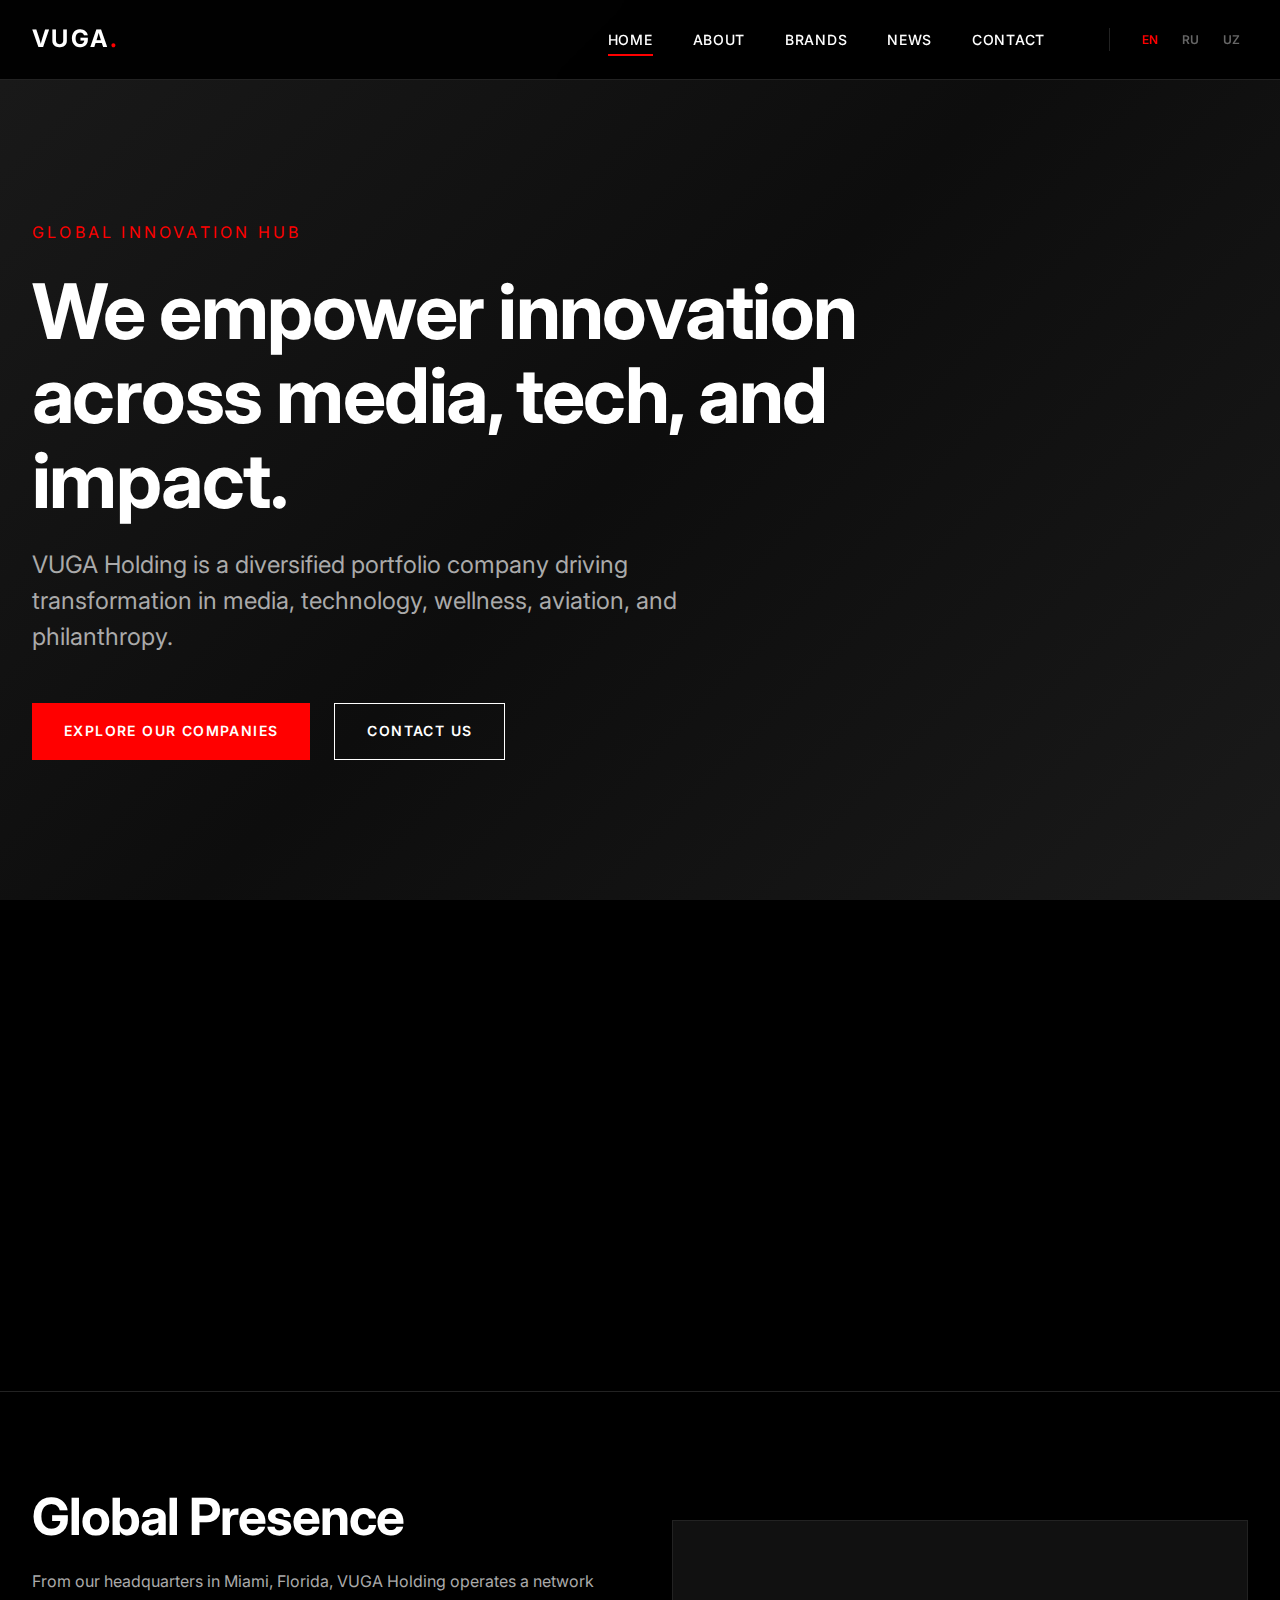
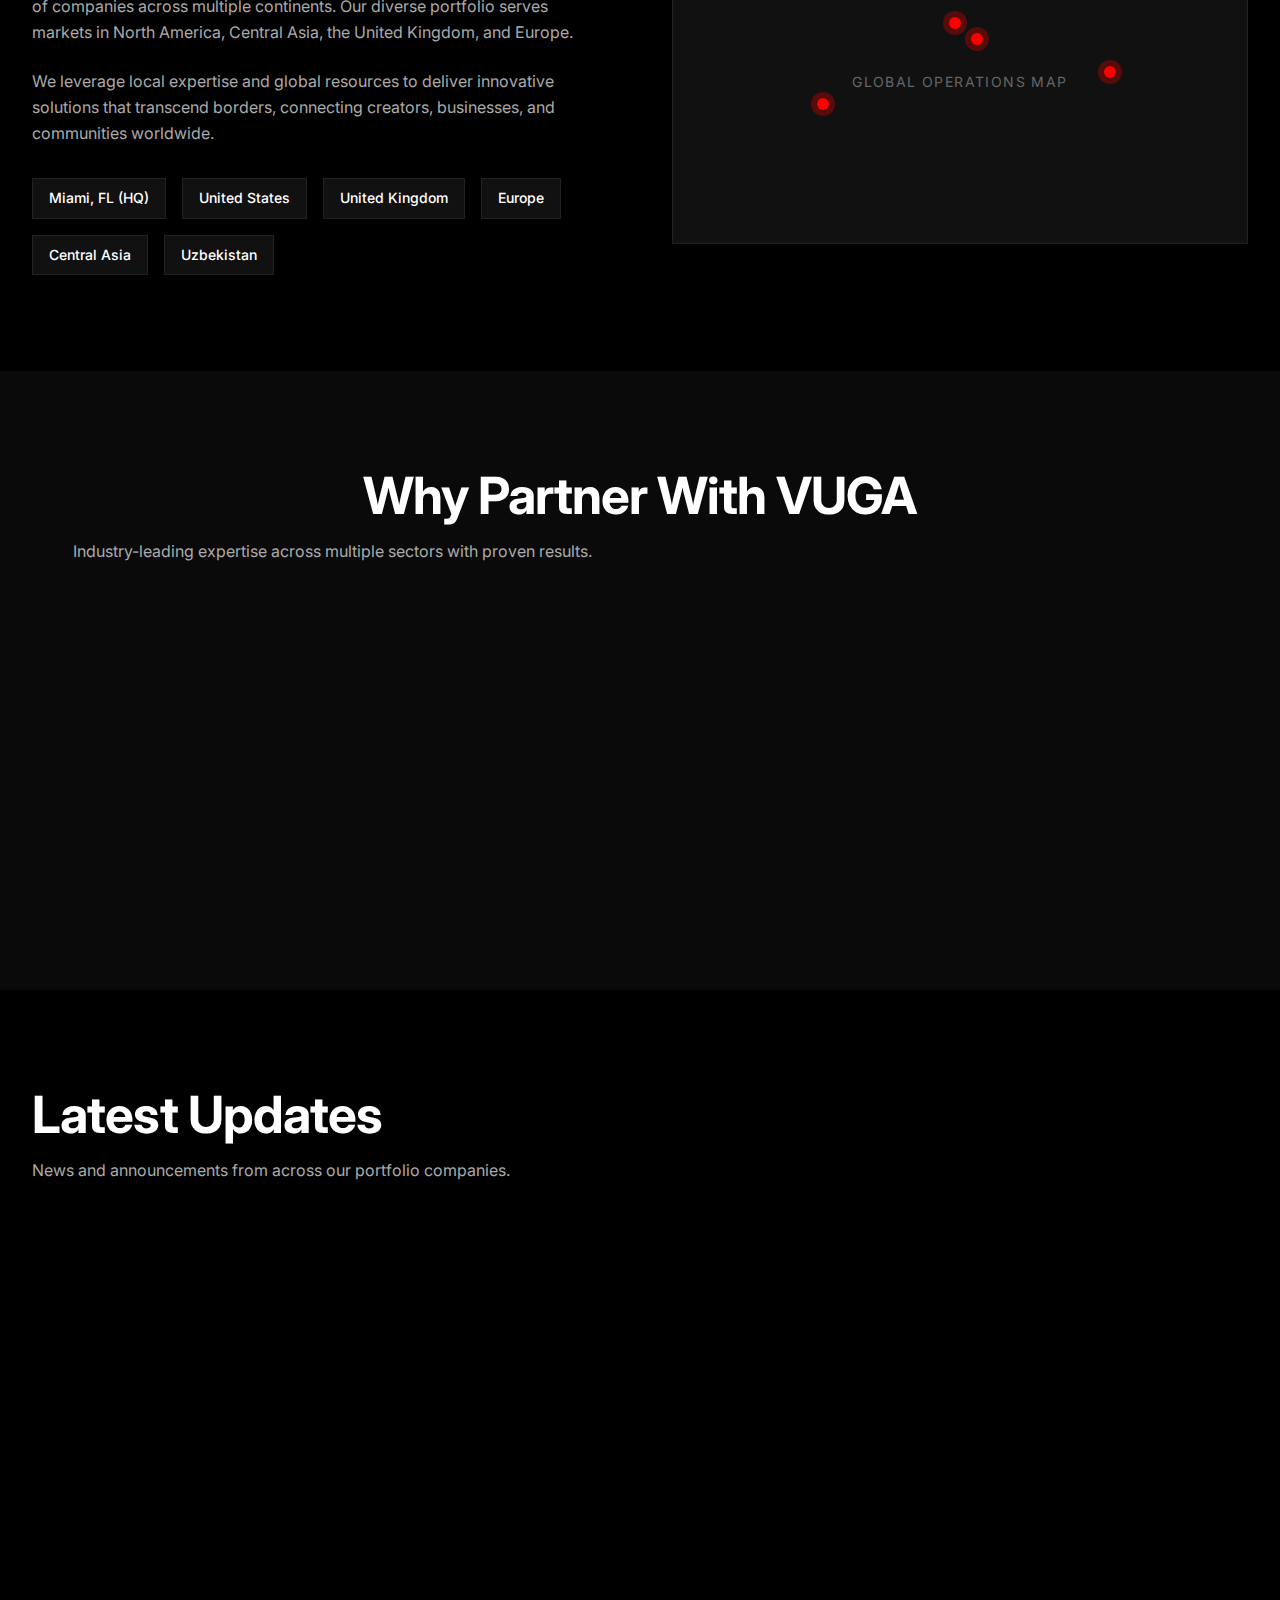
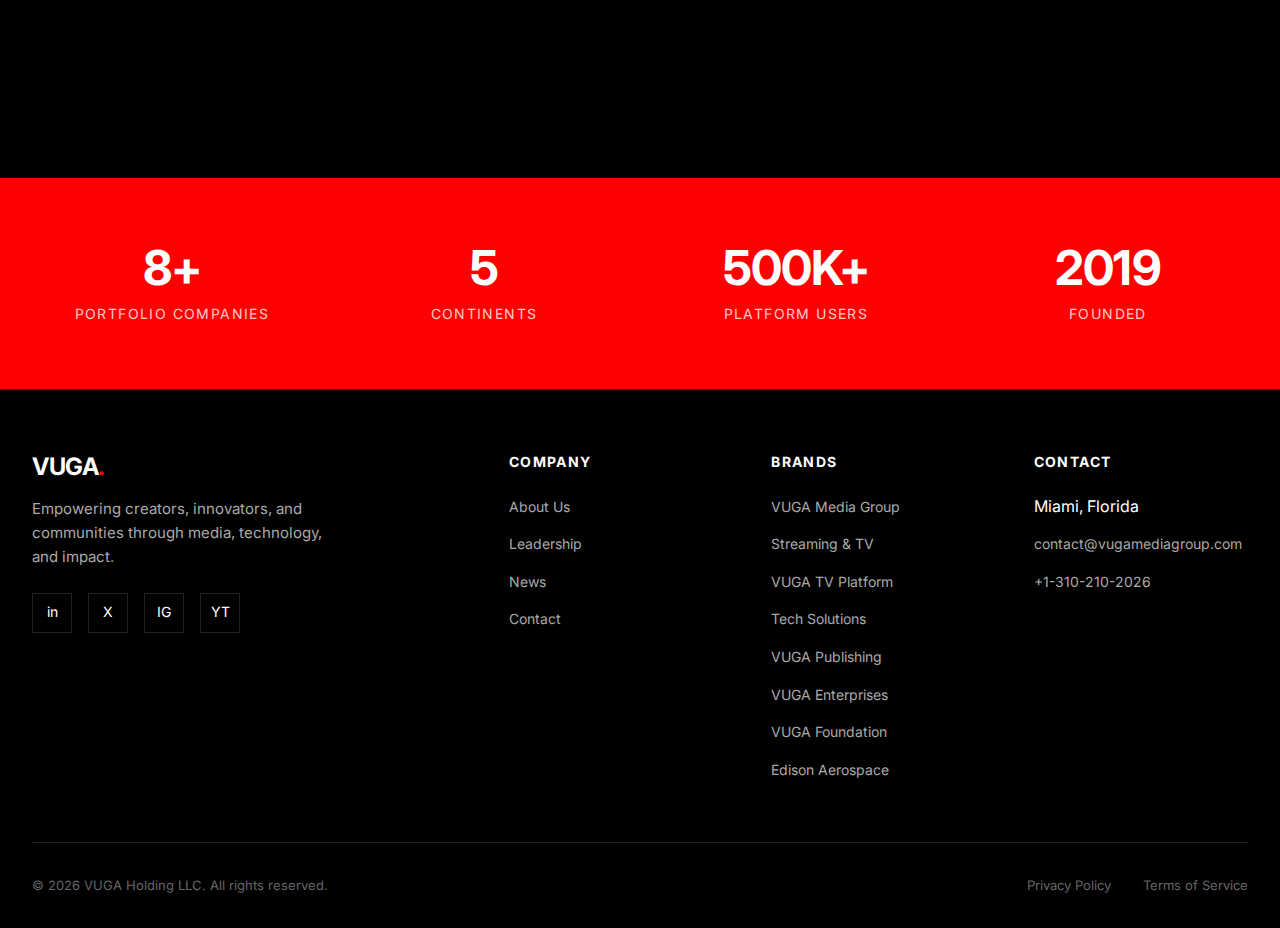
<file: index.html>
<!DOCTYPE html>
<html lang="en">
<head>
    <meta charset="UTF-8">
    <meta name="viewport" content="width=device-width, initial-scale=1.0">
    <meta name="description" content="VUGA Holding LLC - A global innovator in media, technology, wellness, aviation, and philanthropy. Founded in Miami, Florida with operations worldwide.">
    <meta name="keywords" content="VUGA Holding, media, technology, streaming, OTT, publishing, aerospace, philanthropy, Miami">
    <meta name="author" content="VUGA Holding LLC">
    <meta property="og:title" content="VUGA Holding - Empowering Innovation">
    <meta property="og:description" content="Global innovator in media, technology, wellness, aviation, and philanthropy.">
    <meta property="og:type" content="website">
    <meta property="og:url" content="https://vugaholding.com">
    <title>VUGA Holding - Empowering Innovation Across Media, Tech & Impact</title>
    <link rel="preconnect" href="https://fonts.googleapis.com">
    <link rel="preconnect" href="https://fonts.gstatic.com" crossorigin>
    <link href="https://fonts.googleapis.com/css2?family=Inter:wght@400;500;600;700;800&display=swap" rel="stylesheet">
    <link rel="stylesheet" href="css/style.css">
    <link rel="icon" type="image/svg+xml" href="images/favicon.svg">
</head>
<body>
    <!-- Header -->
    <header class="header">
        <div class="container header-inner">
            <a href="index.html" class="logo">VUGA<span>.</span></a>
            <nav class="nav" id="nav">
                <ul class="nav-list">
                    <li><a href="index.html" class="nav-link active">Home</a></li>
                    <li><a href="about.html" class="nav-link">About</a></li>
                    <li><a href="brands.html" class="nav-link">Brands</a></li>
                    <li><a href="news.html" class="nav-link">News</a></li>
                    <li><a href="contact.html" class="nav-link">Contact</a></li>
                </ul>
                <div class="lang-switcher">
                    <button class="lang-btn active" data-lang="en">EN</button>
                    <button class="lang-btn" data-lang="ru">RU</button>
                    <button class="lang-btn" data-lang="uz">UZ</button>
                </div>
            </nav>
            <button class="menu-toggle" id="menuToggle" aria-label="Toggle navigation">
                <span></span>
                <span></span>
                <span></span>
            </button>
        </div>
    </header>

    <!-- Hero Section -->
    <section class="hero">
        <div class="hero-bg"></div>
        <div class="container">
            <div class="hero-content">
                <p class="hero-tagline">Global Innovation Hub</p>
                <h1 data-i18n="hero.title">We empower innovation across media, tech, and impact.</h1>
                <p class="hero-description" data-i18n="hero.description">
                    VUGA Holding is a diversified portfolio company driving transformation in media, technology, wellness, aviation, and philanthropy.
                </p>
                <div class="hero-buttons">
                    <a href="brands.html" class="btn btn-primary" data-i18n="hero.explore">Explore Our Companies</a>
                    <a href="contact.html" class="btn btn-secondary" data-i18n="hero.contact">Contact Us</a>
                </div>
            </div>
        </div>
    </section>

    <!-- Brand Grid Section -->
    <section class="brand-grid-section">
        <div class="brand-grid">
            <a href="brands/media-group.html" class="brand-cell">
                <span class="brand-cell-icon"></span>
                <span class="brand-cell-name">VUGA Media Group</span>
                <span class="brand-cell-desc">Global PR & Media Outreach</span>
            </a>
            <a href="brands/streaming.html" class="brand-cell">
                <span class="brand-cell-icon">TV</span>
                <span class="brand-cell-name">Streaming & Television</span>
                <span class="brand-cell-desc">200M+ Global Viewers</span>
            </a>
            <a href="brands/ott-platform.html" class="brand-cell">
                <span class="brand-cell-icon">OTT</span>
                <span class="brand-cell-name">VUGA TV Platform</span>
                <span class="brand-cell-desc">White-Label OTT Solution</span>
            </a>
            <a href="brands/tech-solutions.html" class="brand-cell">
                <span class="brand-cell-icon">TS</span>
                <span class="brand-cell-name">Tech Solutions</span>
                <span class="brand-cell-desc">AI-Powered Enterprise Software</span>
            </a>
            <a href="brands/publishing.html" class="brand-cell">
                <span class="brand-cell-icon">VP</span>
                <span class="brand-cell-name">VUGA Publishing</span>
                <span class="brand-cell-desc">Global Book Distribution</span>
            </a>
            <a href="brands/enterprises.html" class="brand-cell">
                <span class="brand-cell-icon">VE</span>
                <span class="brand-cell-name">VUGA Enterprises</span>
                <span class="brand-cell-desc">65M+ Monthly Visitors</span>
            </a>
            <a href="brands/foundation.html" class="brand-cell">
                <span class="brand-cell-icon">VF</span>
                <span class="brand-cell-name">VUGA Foundation</span>
                <span class="brand-cell-desc">501(c)3 Nonprofit</span>
            </a>
            <a href="brands/aerospace.html" class="brand-cell">
                <span class="brand-cell-icon">EA</span>
                <span class="brand-cell-name">Edison Aerospace</span>
                <span class="brand-cell-desc">Electric Agricultural Aircraft</span>
            </a>
        </div>
    </section>

    <!-- Global Presence Section -->
    <section class="section global-section" id="global">
        <div class="container">
            <div class="global-content">
                <div class="global-text">
                    <h2 data-i18n="global.title">Global Presence</h2>
                    <p data-i18n="global.description">
                        From our headquarters in Miami, Florida, VUGA Holding operates a network of companies across multiple continents. Our diverse portfolio serves markets in North America, Central Asia, the United Kingdom, and Europe.
                    </p>
                    <p>
                        We leverage local expertise and global resources to deliver innovative solutions that transcend borders, connecting creators, businesses, and communities worldwide.
                    </p>
                    <div class="global-regions">
                        <span class="region-tag">Miami, FL (HQ)</span>
                        <span class="region-tag">United States</span>
                        <span class="region-tag">United Kingdom</span>
                        <span class="region-tag">Europe</span>
                        <span class="region-tag">Central Asia</span>
                        <span class="region-tag">Uzbekistan</span>
                    </div>
                </div>
                <div class="global-map">
                    <div class="dot dot-miami"></div>
                    <div class="dot dot-uk"></div>
                    <div class="dot dot-europe"></div>
                    <div class="dot dot-asia"></div>
                    <span class="map-placeholder">Global Operations Map</span>
                </div>
            </div>
        </div>
    </section>

    <!-- Why Partner Section -->
    <section class="section why-section" id="why">
        <div class="container">
            <div class="section-header text-center">
                <h2 data-i18n="why.title">Why Partner With VUGA</h2>
                <p data-i18n="why.subtitle">Industry-leading expertise across multiple sectors with proven results.</p>
            </div>
            <div class="why-grid">
                <div class="why-item">
                    <div class="why-number">900+</div>
                    <h4>Media Publications</h4>
                    <p>Guaranteed press coverage across premium global outlets</p>
                </div>
                <div class="why-item">
                    <div class="why-number">200M+</div>
                    <h4>Viewer Reach</h4>
                    <p>Combined audience across our television networks</p>
                </div>
                <div class="why-item">
                    <div class="why-number">65M+</div>
                    <h4>Monthly Visitors</h4>
                    <p>Traffic across our syndicated news network</p>
                </div>
                <div class="why-item">
                    <div class="why-number">30+</div>
                    <h4>Years Experience</h4>
                    <p>Combined leadership expertise in tech and media</p>
                </div>
            </div>
        </div>
    </section>

    <!-- News Section -->
    <section class="section news-section" id="news">
        <div class="container">
            <div class="section-header">
                <h2 data-i18n="news.title">Latest Updates</h2>
                <p data-i18n="news.subtitle">News and announcements from across our portfolio companies.</p>
            </div>
            <div class="news-grid">
                <article class="news-card">
                    <div class="news-image">Featured Image</div>
                    <div class="news-content">
                        <span class="news-date">December 2024</span>
                        <h3>LegalPrizm Launches AI-Powered Legal Management Platform</h3>
                        <p>New enterprise software brings intelligent document management and compliance automation to law firms worldwide.</p>
                    </div>
                </article>
                <article class="news-card">
                    <div class="news-image">Featured Image</div>
                    <div class="news-content">
                        <span class="news-date">November 2024</span>
                        <h3>VUGA TV Platform Announces Social Network Integration</h3>
                        <p>Revolutionary OTT social network feature set to transform how viewers engage with streaming content.</p>
                    </div>
                </article>
                <article class="news-card">
                    <div class="news-image">Featured Image</div>
                    <div class="news-content">
                        <span class="news-date">October 2024</span>
                        <h3>Edison Aerospace Unveils Electric Agricultural Aircraft Design</h3>
                        <p>Sustainable aviation technology promises to revolutionize modern farming operations.</p>
                    </div>
                </article>
            </div>
        </div>
    </section>

    <!-- Stats Banner -->
    <section class="stats-section">
        <div class="container">
            <div class="stats-grid">
                <div class="stat-item">
                    <h3>8+</h3>
                    <p>Portfolio Companies</p>
                </div>
                <div class="stat-item">
                    <h3>5</h3>
                    <p>Continents</p>
                </div>
                <div class="stat-item">
                    <h3>500K+</h3>
                    <p>Platform Users</p>
                </div>
                <div class="stat-item">
                    <h3>2019</h3>
                    <p>Founded</p>
                </div>
            </div>
        </div>
    </section>

    <!-- Footer -->
    <footer class="footer">
        <div class="container">
            <div class="footer-grid">
                <div class="footer-brand">
                    <h3>VUGA<span>.</span></h3>
                    <p>Empowering creators, innovators, and communities through media, technology, and impact.</p>
                    <div class="footer-social">
                        <a href="#" class="social-link" aria-label="LinkedIn">in</a>
                        <a href="#" class="social-link" aria-label="Twitter">X</a>
                        <a href="#" class="social-link" aria-label="Instagram">IG</a>
                        <a href="#" class="social-link" aria-label="YouTube">YT</a>
                    </div>
                </div>
                <div class="footer-column">
                    <h4>Company</h4>
                    <ul class="footer-links">
                        <li><a href="about.html">About Us</a></li>
                        <li><a href="about.html#leadership">Leadership</a></li>
                        <li><a href="news.html">News</a></li>
                        <li><a href="contact.html">Contact</a></li>
                    </ul>
                </div>
                <div class="footer-column">
                    <h4>Brands</h4>
                    <ul class="footer-links">
                        <li><a href="brands/media-group.html">VUGA Media Group</a></li>
                        <li><a href="brands/streaming.html">Streaming & TV</a></li>
                        <li><a href="brands/ott-platform.html">VUGA TV Platform</a></li>
                        <li><a href="brands/tech-solutions.html">Tech Solutions</a></li>
                        <li><a href="brands/publishing.html">VUGA Publishing</a></li>
                        <li><a href="brands/enterprises.html">VUGA Enterprises</a></li>
                        <li><a href="brands/foundation.html">VUGA Foundation</a></li>
                        <li><a href="brands/aerospace.html">Edison Aerospace</a></li>
                    </ul>
                </div>
                <div class="footer-column">
                    <h4>Contact</h4>
                    <ul class="footer-links">
                        <li>Miami, Florida</li>
                        <li><a href="mailto:contact@vugamediagroup.com">contact@vugamediagroup.com</a></li>
                        <li><a href="tel:+13102102026">+1-310-210-2026</a></li>
                    </ul>
                </div>
            </div>
            <div class="footer-bottom">
                <p class="footer-copyright">&copy; 2026 VUGA Holding LLC. All rights reserved.</p>
                <div class="footer-legal">
                    <a href="#">Privacy Policy</a>
                    <a href="#">Terms of Service</a>
                </div>
            </div>
        </div>
    </footer>

    <script src="js/main.js"></script>
</body>
</html>
</file>
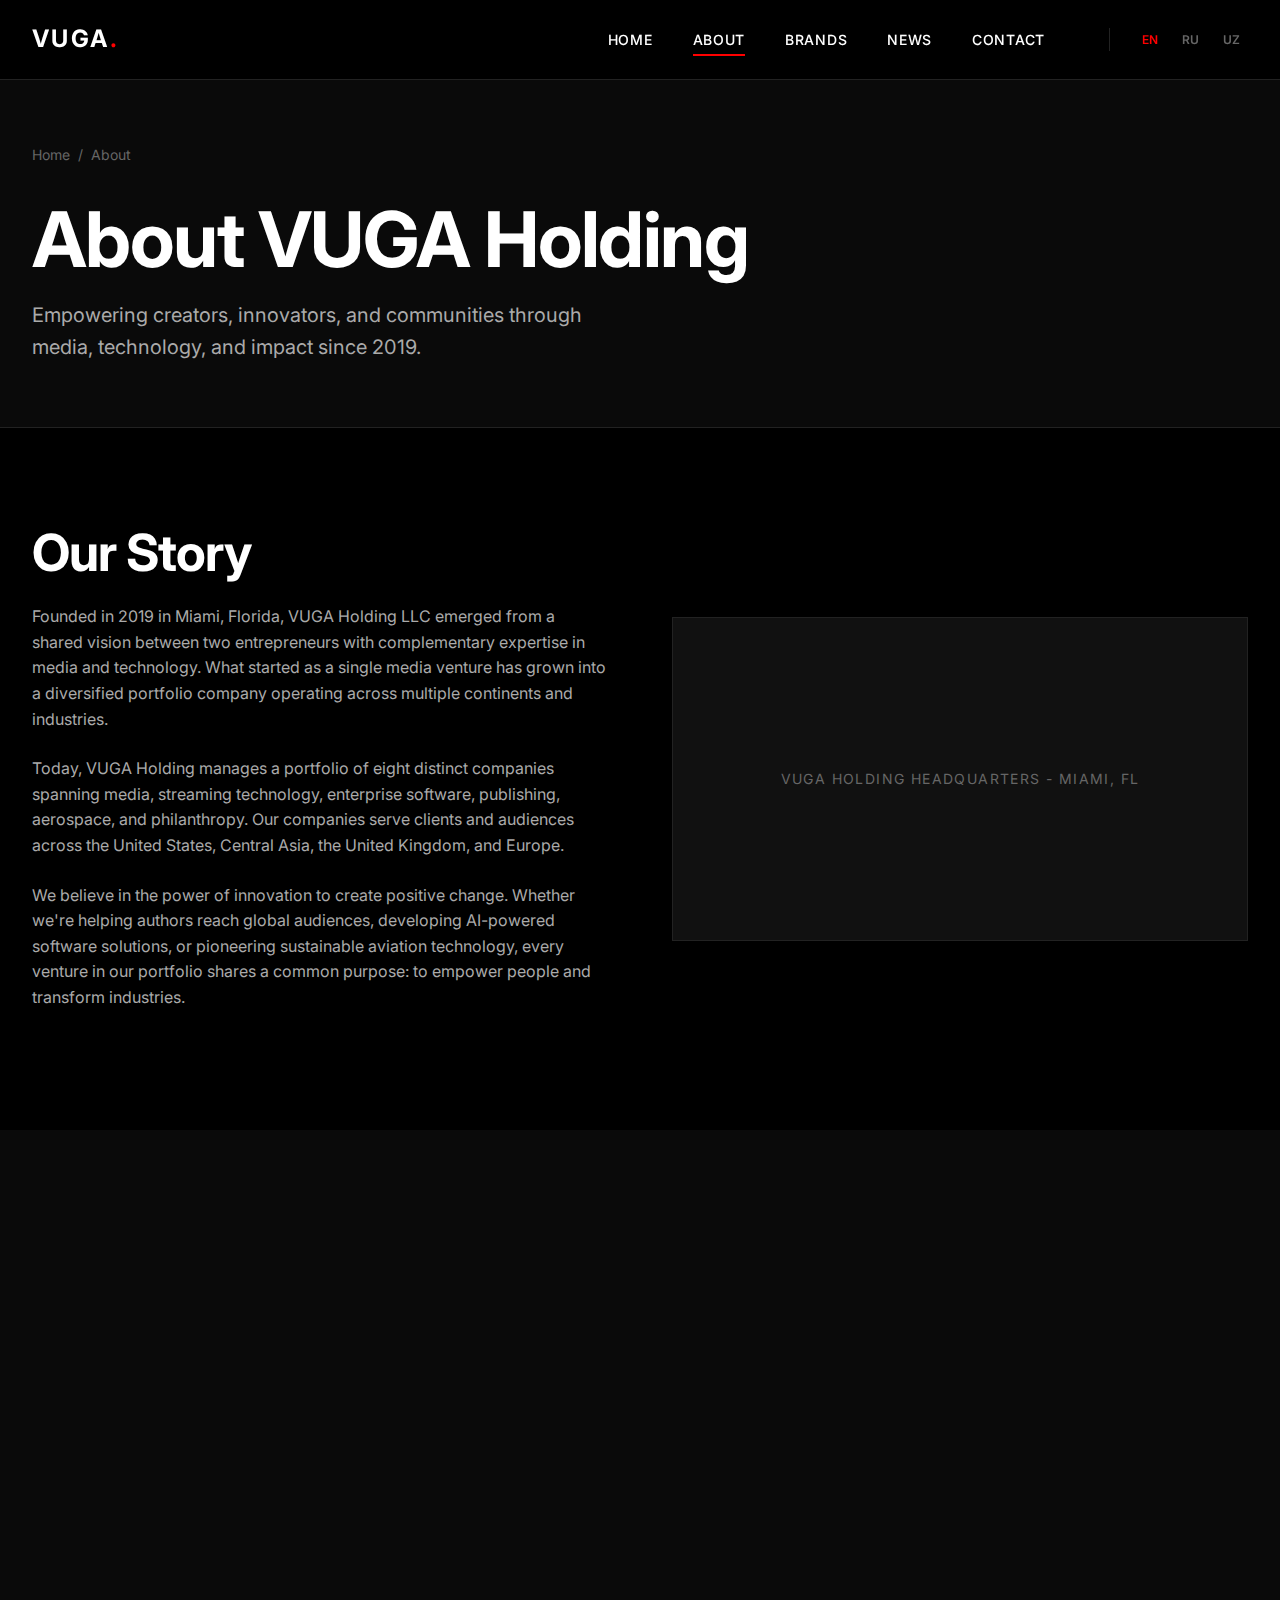
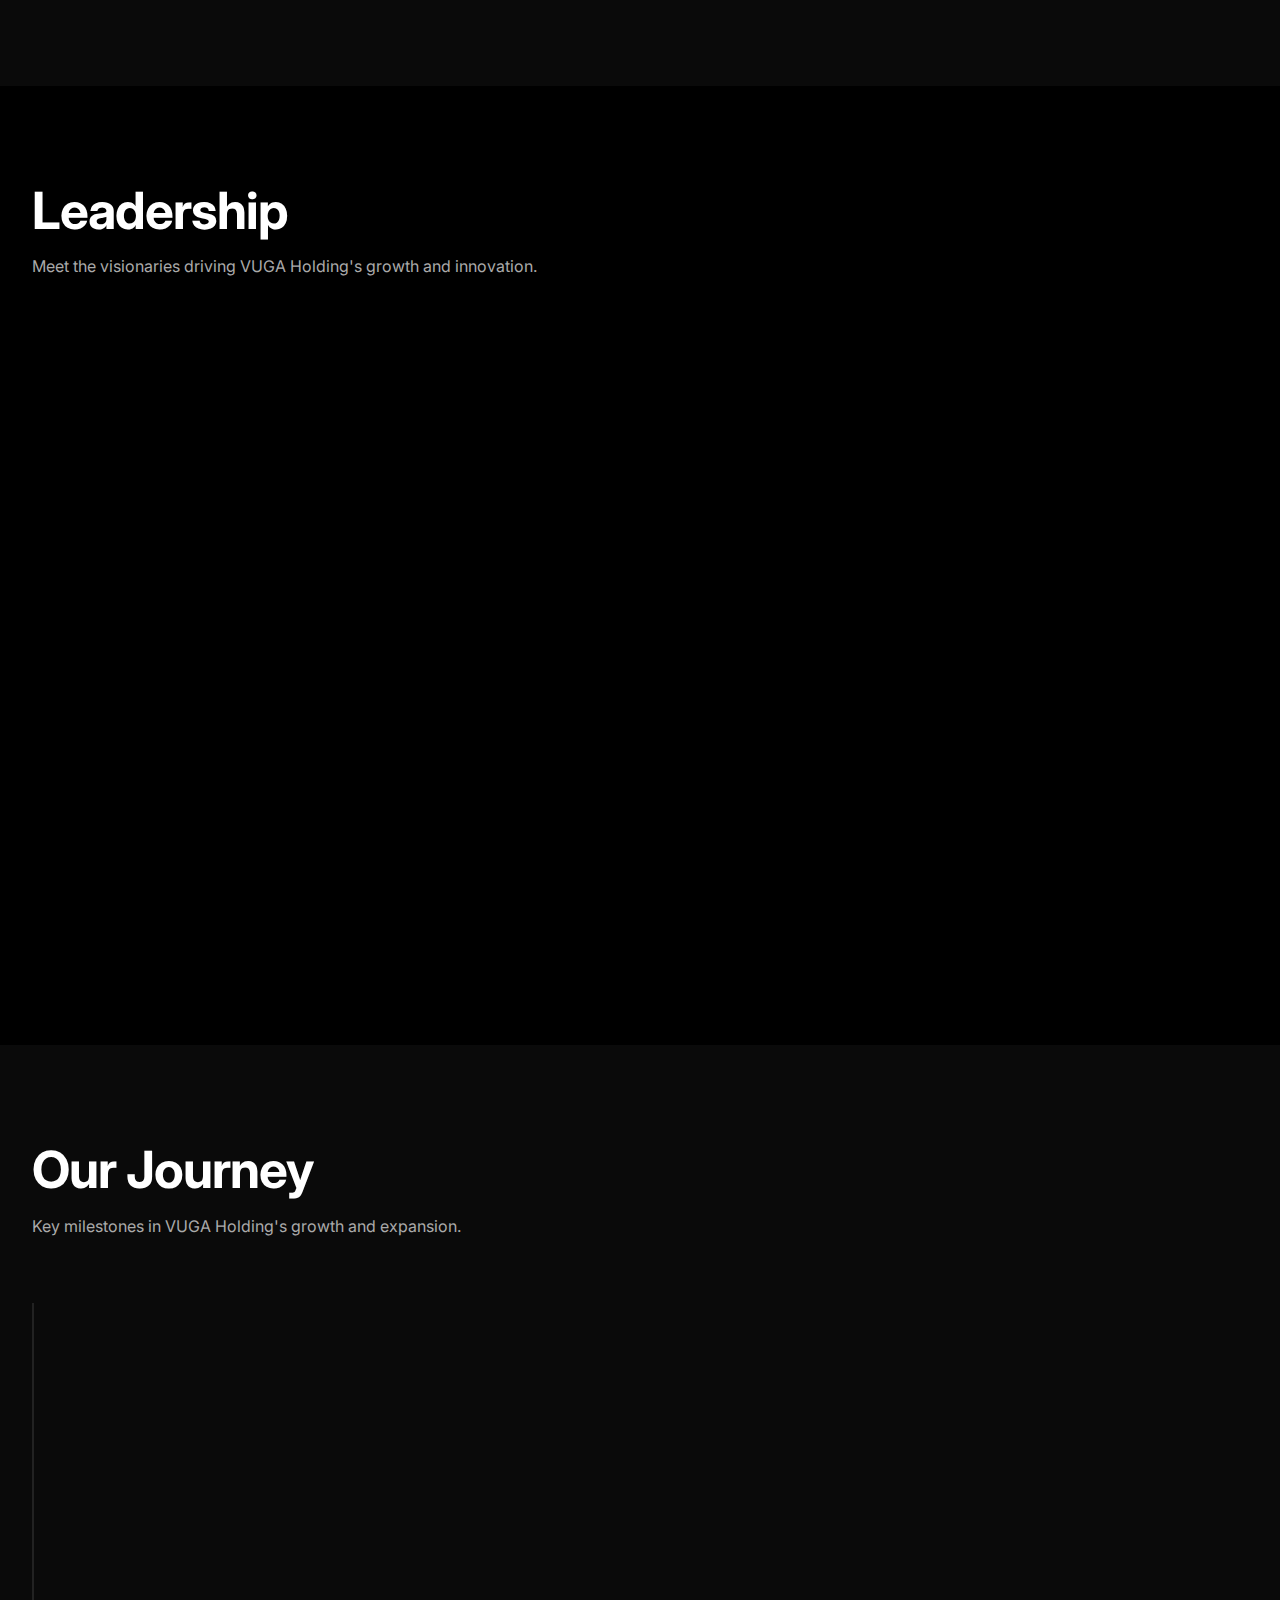
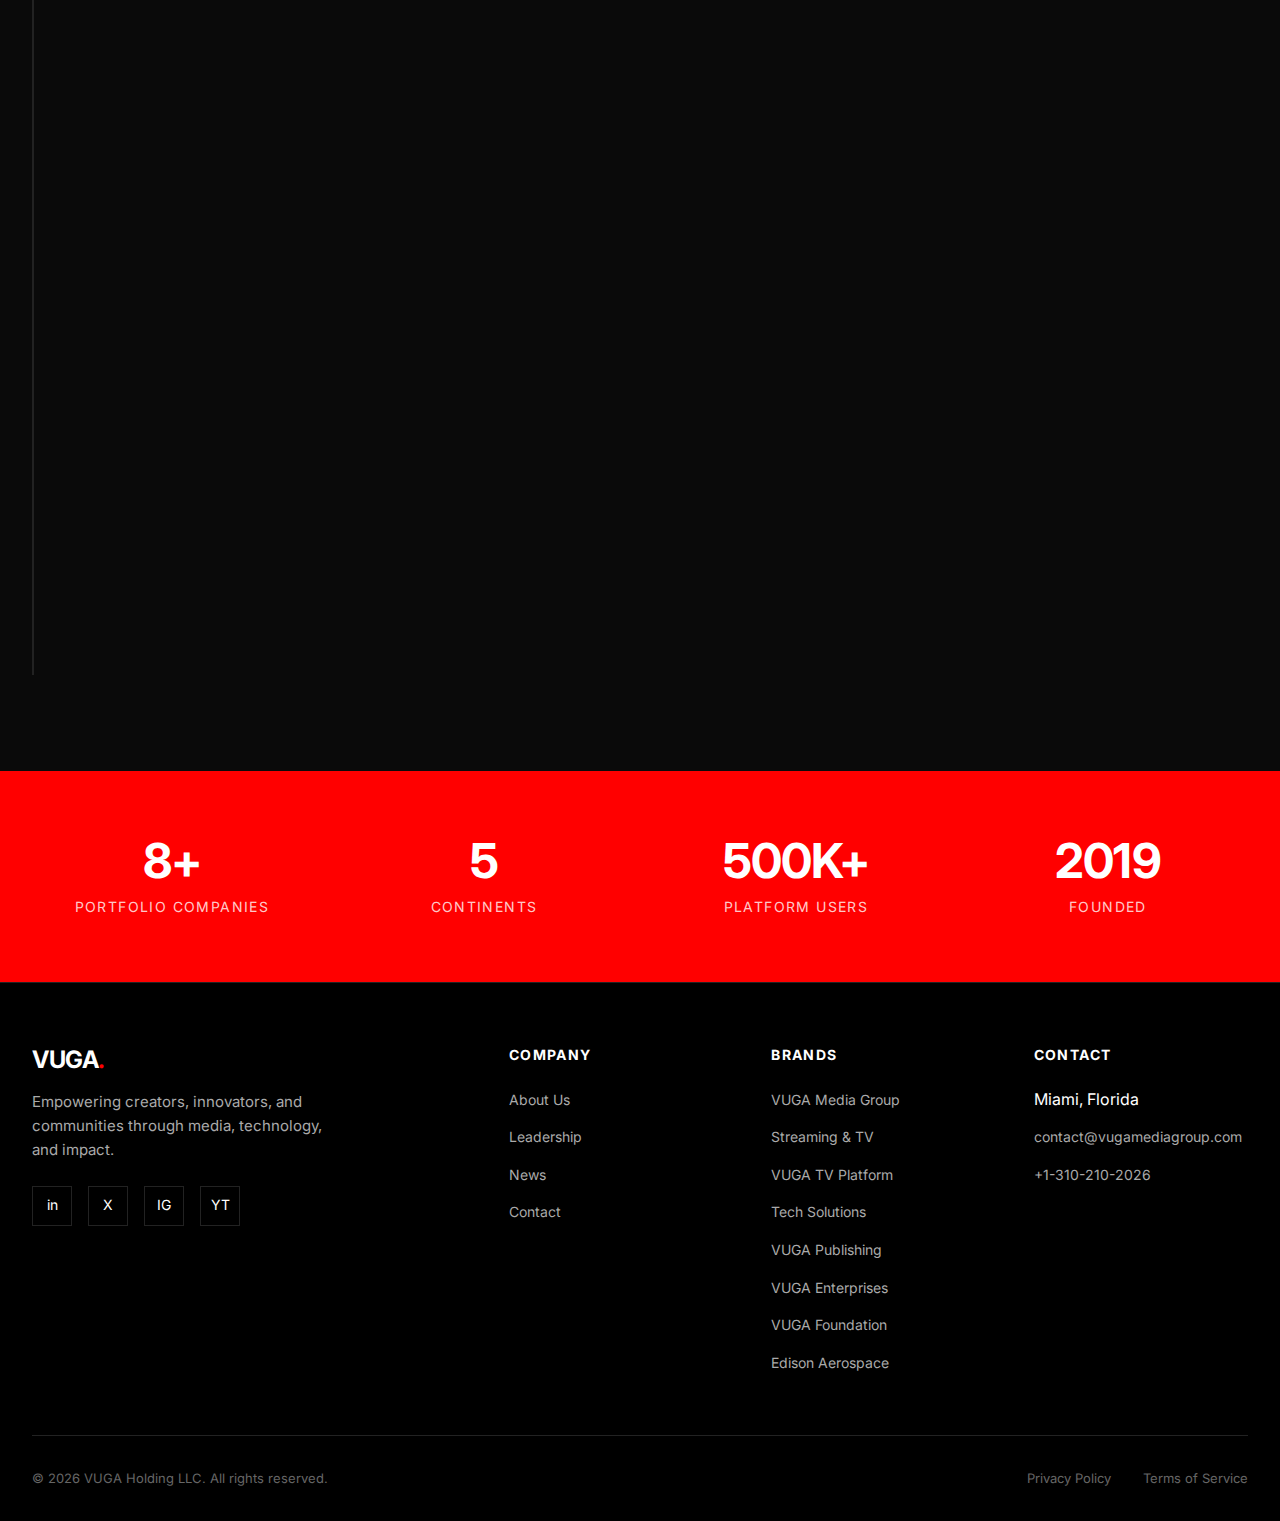
<file: about.html>
<!DOCTYPE html>
<html lang="en">
<head>
    <meta charset="UTF-8">
    <meta name="viewport" content="width=device-width, initial-scale=1.0">
    <meta name="description" content="About VUGA Holding LLC - Learn about our history, leadership, and mission to empower innovation across media, technology, and impact.">
    <meta name="keywords" content="VUGA Holding, about, leadership, Victoria Unikel, Gene Avakyan, Miami, media company">
    <title>About Us - VUGA Holding</title>
    <link rel="preconnect" href="https://fonts.googleapis.com">
    <link rel="preconnect" href="https://fonts.gstatic.com" crossorigin>
    <link href="https://fonts.googleapis.com/css2?family=Inter:wght@400;500;600;700;800&display=swap" rel="stylesheet">
    <link rel="stylesheet" href="css/style.css">
    <link rel="icon" type="image/svg+xml" href="images/favicon.svg">
</head>
<body>
    <!-- Header -->
    <header class="header">
        <div class="container header-inner">
            <a href="index.html" class="logo">VUGA<span>.</span></a>
            <nav class="nav" id="nav">
                <ul class="nav-list">
                    <li><a href="index.html" class="nav-link">Home</a></li>
                    <li><a href="about.html" class="nav-link active">About</a></li>
                    <li><a href="brands.html" class="nav-link">Brands</a></li>
                    <li><a href="news.html" class="nav-link">News</a></li>
                    <li><a href="contact.html" class="nav-link">Contact</a></li>
                </ul>
                <div class="lang-switcher">
                    <button class="lang-btn active" data-lang="en">EN</button>
                    <button class="lang-btn" data-lang="ru">RU</button>
                    <button class="lang-btn" data-lang="uz">UZ</button>
                </div>
            </nav>
            <button class="menu-toggle" id="menuToggle" aria-label="Toggle navigation">
                <span></span>
                <span></span>
                <span></span>
            </button>
        </div>
    </header>

    <!-- Page Header -->
    <section class="page-header">
        <div class="container">
            <div class="breadcrumb">
                <a href="index.html">Home</a>
                <span>/</span>
                <span>About</span>
            </div>
            <h1>About VUGA Holding</h1>
            <p>Empowering creators, innovators, and communities through media, technology, and impact since 2019.</p>
        </div>
    </section>

    <!-- Company Overview -->
    <section class="section">
        <div class="container">
            <div class="global-content">
                <div class="global-text">
                    <h2>Our Story</h2>
                    <p>
                        Founded in 2019 in Miami, Florida, VUGA Holding LLC emerged from a shared vision between two entrepreneurs with complementary expertise in media and technology. What started as a single media venture has grown into a diversified portfolio company operating across multiple continents and industries.
                    </p>
                    <p>
                        Today, VUGA Holding manages a portfolio of eight distinct companies spanning media, streaming technology, enterprise software, publishing, aerospace, and philanthropy. Our companies serve clients and audiences across the United States, Central Asia, the United Kingdom, and Europe.
                    </p>
                    <p>
                        We believe in the power of innovation to create positive change. Whether we're helping authors reach global audiences, developing AI-powered software solutions, or pioneering sustainable aviation technology, every venture in our portfolio shares a common purpose: to empower people and transform industries.
                    </p>
                </div>
                <div class="global-map">
                    <span class="map-placeholder">VUGA Holding Headquarters - Miami, FL</span>
                </div>
            </div>
        </div>
    </section>

    <!-- Mission & Vision -->
    <section class="section" style="background-color: var(--color-bg-secondary);">
        <div class="container">
            <div class="why-grid">
                <div class="why-item">
                    <div class="why-number" style="font-size: 1.5rem;">Our Mission</div>
                    <p style="font-size: 1.125rem; margin-top: 1rem;">
                        Empowering creators, innovators, and communities through media, technology, and impact. We build and operate companies that drive meaningful change across industries and borders.
                    </p>
                </div>
                <div class="why-item">
                    <div class="why-number" style="font-size: 1.5rem;">Our Vision</div>
                    <p style="font-size: 1.125rem; margin-top: 1rem;">
                        To be a global leader in diversified innovation, recognized for building transformative companies that shape the future of media, technology, and social impact.
                    </p>
                </div>
                <div class="why-item">
                    <div class="why-number" style="font-size: 1.5rem;">Our Values</div>
                    <p style="font-size: 1.125rem; margin-top: 1rem;">
                        Innovation, integrity, and impact guide everything we do. We embrace bold ideas, maintain the highest ethical standards, and measure success by the positive change we create.
                    </p>
                </div>
            </div>
        </div>
    </section>

    <!-- Leadership Section -->
    <section class="section" id="leadership">
        <div class="container">
            <div class="section-header">
                <h2>Leadership</h2>
                <p>Meet the visionaries driving VUGA Holding's growth and innovation.</p>
            </div>
            <div class="leadership-grid">
                <div class="leader-card">
                    <div class="leader-image">VU</div>
                    <h3>Victoria Unikel</h3>
                    <p class="leader-title">Chief Executive Officer</p>
                    <p>
                        Victoria Unikel is an award-winning media entrepreneur and visionary leader with extensive experience in global media, public relations, and entertainment. As CEO of VUGA Holding, she oversees the strategic direction of the company's diverse portfolio.
                    </p>
                    <p style="margin-top: 1rem;">
                        Victoria has built VUGA Media Group into a powerhouse with guaranteed press coverage in 900+ publications worldwide. Her expertise spans celebrity media, luxury branding, technology marketing, and international business development. She is also the driving force behind VUGA Foundation's philanthropic initiatives.
                    </p>
                </div>
                <div class="leader-card">
                    <div class="leader-image">GA</div>
                    <h3>Gene Avakyan</h3>
                    <p class="leader-title">Chief Technology Officer</p>
                    <p>
                        Gene Avakyan brings over 30 years of software engineering expertise to VUGA Holding. As CTO, he leads the development and technical strategy for all technology ventures within the portfolio, including the VUGA TV Platform and the Prizm software suite.
                    </p>
                    <p style="margin-top: 1rem;">
                        With a background spanning enterprise software architecture, AI/ML systems, and streaming technology, Gene has been instrumental in building scalable, production-ready platforms that serve hundreds of thousands of users. His technical leadership ensures VUGA's technology companies remain at the cutting edge of innovation.
                    </p>
                </div>
            </div>
        </div>
    </section>

    <!-- Timeline -->
    <section class="section" style="background-color: var(--color-bg-secondary);">
        <div class="container">
            <div class="section-header">
                <h2>Our Journey</h2>
                <p>Key milestones in VUGA Holding's growth and expansion.</p>
            </div>
            <div class="timeline">
                <div class="timeline-item">
                    <span class="timeline-year">2019</span>
                    <h4>VUGA Holding Founded</h4>
                    <p>Victoria Unikel and Gene Avakyan establish VUGA Holding LLC in Miami, Florida, with a vision to build a diversified portfolio of innovative companies.</p>
                </div>
                <div class="timeline-item">
                    <span class="timeline-year">2020</span>
                    <h4>VUGA Media Group Expansion</h4>
                    <p>VUGA Media Group scales to guaranteed coverage in 900+ publications, becoming a leading global PR and media outreach firm.</p>
                </div>
                <div class="timeline-item">
                    <span class="timeline-year">2021</span>
                    <h4>Streaming Network Launch</h4>
                    <p>Launch of Gossip Stone TV and 24 Fashion Television, expanding into celebrity and luxury content streaming with 200M+ viewer reach.</p>
                </div>
                <div class="timeline-item">
                    <span class="timeline-year">2022</span>
                    <h4>Central Asia Expansion</h4>
                    <p>VUGA TV UZ launches in Uzbekistan, bringing 10,000+ titles to 500,000+ users in Central Asia. Virtuoso TV launches in the UK for classical music enthusiasts.</p>
                </div>
                <div class="timeline-item">
                    <span class="timeline-year">2023</span>
                    <h4>Technology Platform Development</h4>
                    <p>Development of the white-label VUGA TV Platform begins, along with the Prizm suite of enterprise software solutions.</p>
                </div>
                <div class="timeline-item">
                    <span class="timeline-year">2024</span>
                    <h4>Edison Aerospace & New Ventures</h4>
                    <p>Edison Aerospace joins the portfolio, pioneering electric agricultural aircraft. LegalPrizm, DentalPrizm, and WellnessPrizm enter development. VUGA Foundation expands impact programs.</p>
                </div>
                <div class="timeline-item">
                    <span class="timeline-year">2025</span>
                    <h4>Platform & Social Integration</h4>
                    <p>VUGA TV Platform launches with OTT social network features. Continued expansion across all portfolio companies with focus on AI integration and global market penetration.</p>
                </div>
            </div>
        </div>
    </section>

    <!-- Stats Banner -->
    <section class="stats-section">
        <div class="container">
            <div class="stats-grid">
                <div class="stat-item">
                    <h3>8+</h3>
                    <p>Portfolio Companies</p>
                </div>
                <div class="stat-item">
                    <h3>5</h3>
                    <p>Continents</p>
                </div>
                <div class="stat-item">
                    <h3>500K+</h3>
                    <p>Platform Users</p>
                </div>
                <div class="stat-item">
                    <h3>2019</h3>
                    <p>Founded</p>
                </div>
            </div>
        </div>
    </section>

    <!-- Footer -->
    <footer class="footer">
        <div class="container">
            <div class="footer-grid">
                <div class="footer-brand">
                    <h3>VUGA<span>.</span></h3>
                    <p>Empowering creators, innovators, and communities through media, technology, and impact.</p>
                    <div class="footer-social">
                        <a href="#" class="social-link" aria-label="LinkedIn">in</a>
                        <a href="#" class="social-link" aria-label="Twitter">X</a>
                        <a href="#" class="social-link" aria-label="Instagram">IG</a>
                        <a href="#" class="social-link" aria-label="YouTube">YT</a>
                    </div>
                </div>
                <div class="footer-column">
                    <h4>Company</h4>
                    <ul class="footer-links">
                        <li><a href="about.html">About Us</a></li>
                        <li><a href="about.html#leadership">Leadership</a></li>
                        <li><a href="news.html">News</a></li>
                        <li><a href="contact.html">Contact</a></li>
                    </ul>
                </div>
                <div class="footer-column">
                    <h4>Brands</h4>
                    <ul class="footer-links">
                        <li><a href="brands/media-group.html">VUGA Media Group</a></li>
                        <li><a href="brands/streaming.html">Streaming & TV</a></li>
                        <li><a href="brands/ott-platform.html">VUGA TV Platform</a></li>
                        <li><a href="brands/tech-solutions.html">Tech Solutions</a></li>
                        <li><a href="brands/publishing.html">VUGA Publishing</a></li>
                        <li><a href="brands/enterprises.html">VUGA Enterprises</a></li>
                        <li><a href="brands/foundation.html">VUGA Foundation</a></li>
                        <li><a href="brands/aerospace.html">Edison Aerospace</a></li>
                    </ul>
                </div>
                <div class="footer-column">
                    <h4>Contact</h4>
                    <ul class="footer-links">
                        <li>Miami, Florida</li>
                        <li><a href="mailto:contact@vugamediagroup.com">contact@vugamediagroup.com</a></li>
                        <li><a href="tel:+13102102026">+1-310-210-2026</a></li>
                    </ul>
                </div>
            </div>
            <div class="footer-bottom">
                <p class="footer-copyright">&copy; 2026 VUGA Holding LLC. All rights reserved.</p>
                <div class="footer-legal">
                    <a href="#">Privacy Policy</a>
                    <a href="#">Terms of Service</a>
                </div>
            </div>
        </div>
    </footer>

    <script src="js/main.js"></script>
</body>
</html>
</file>
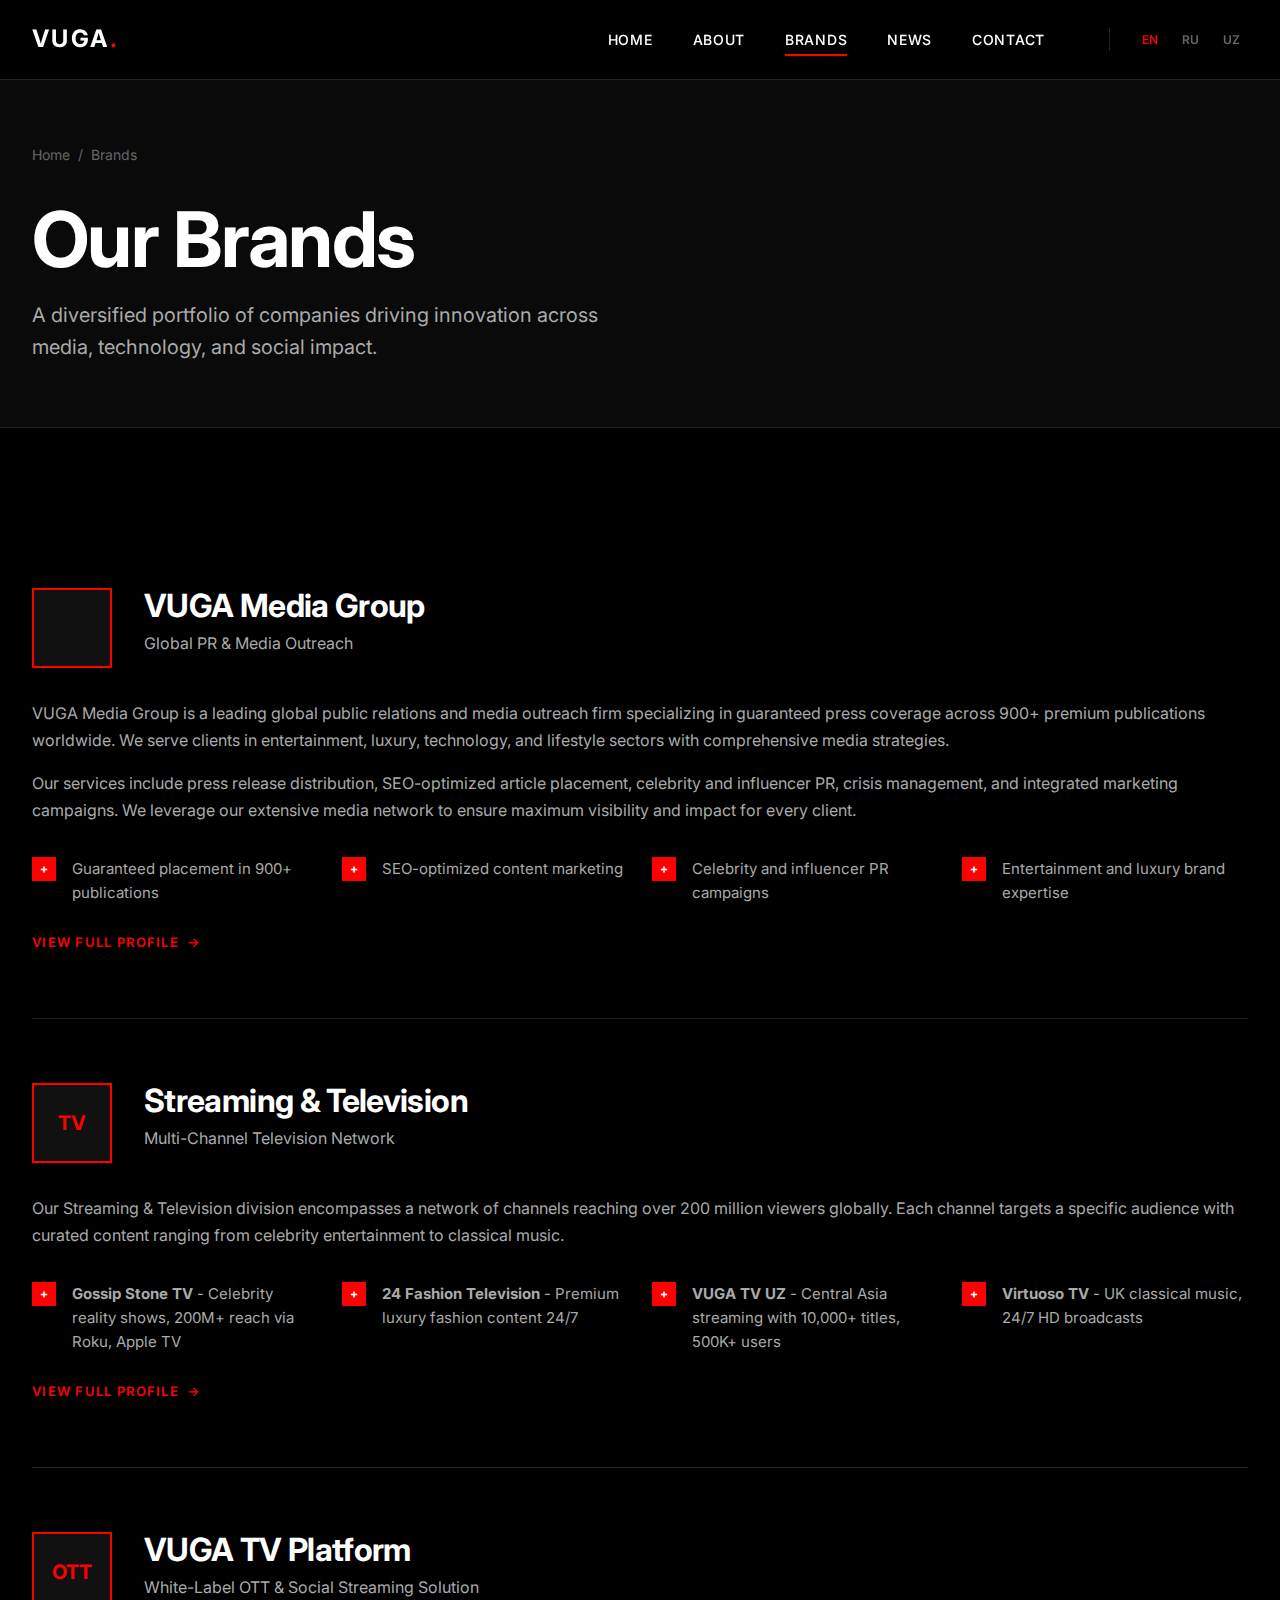
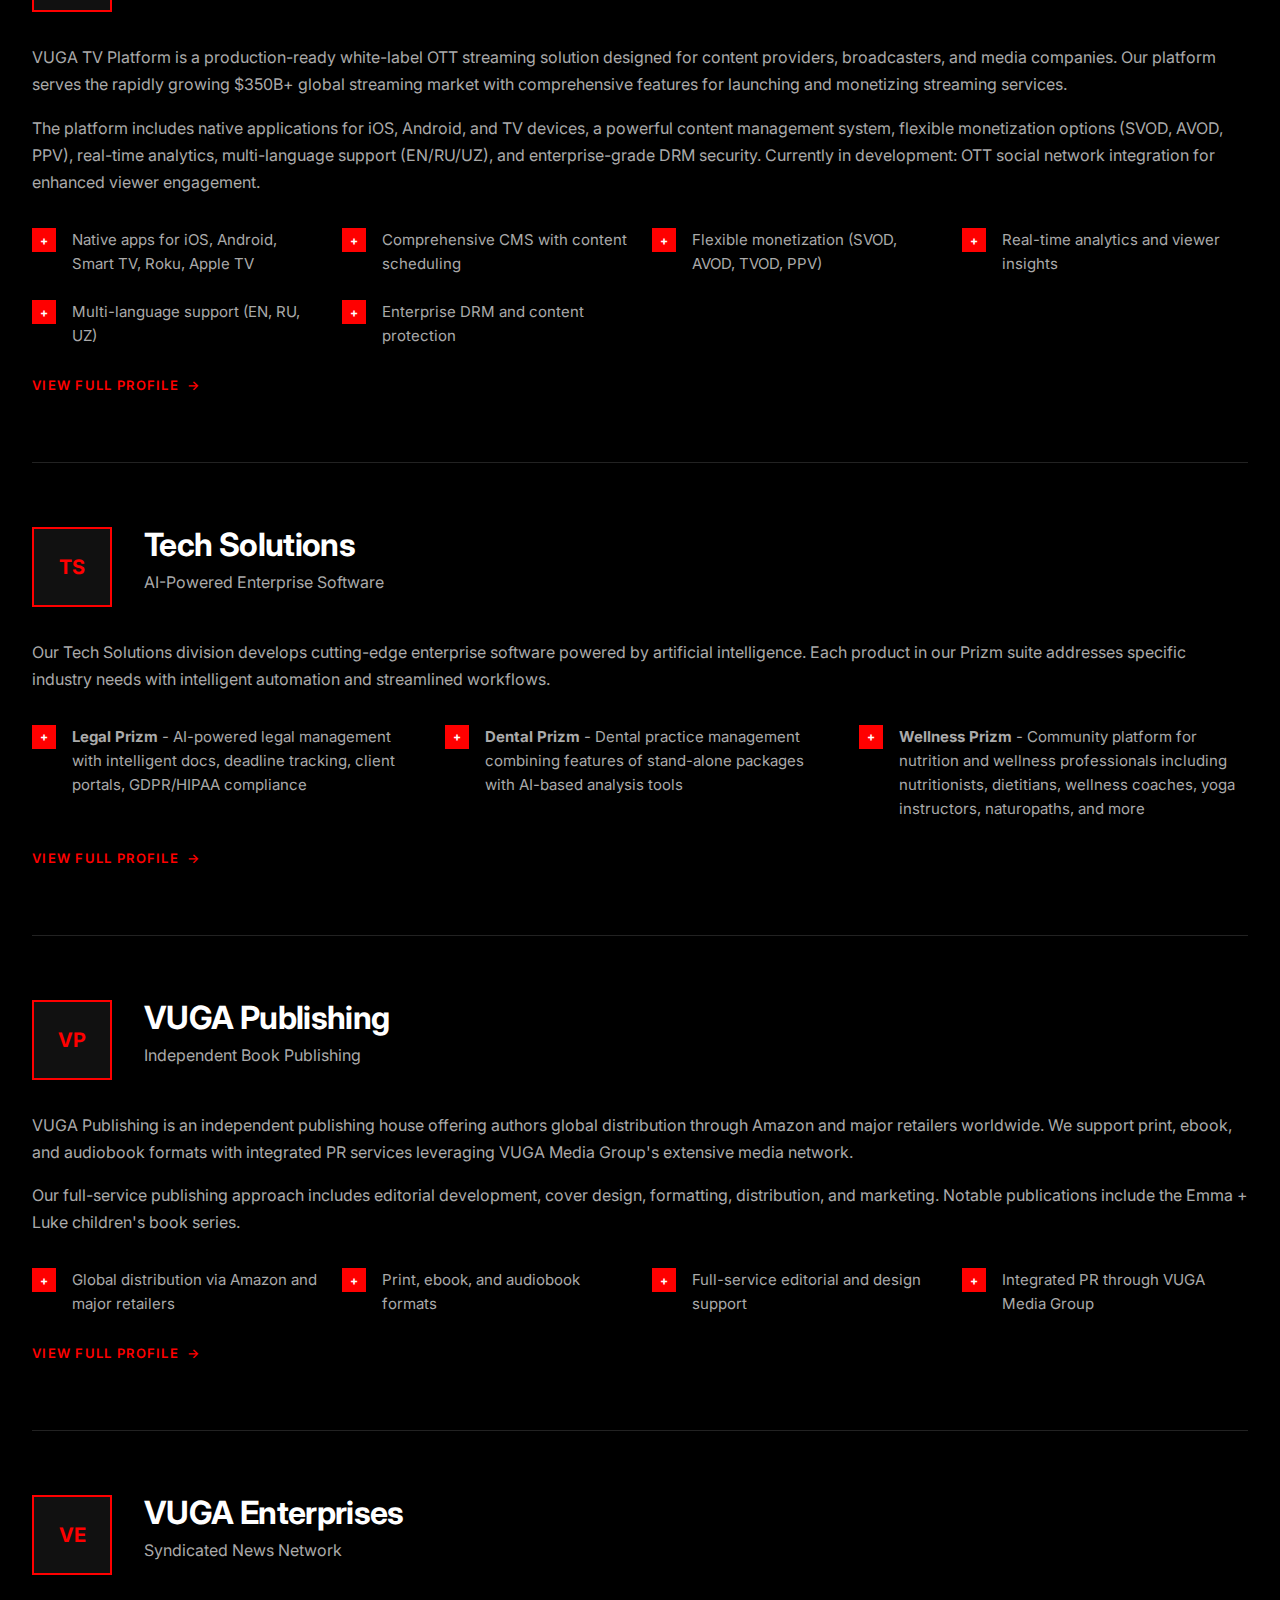
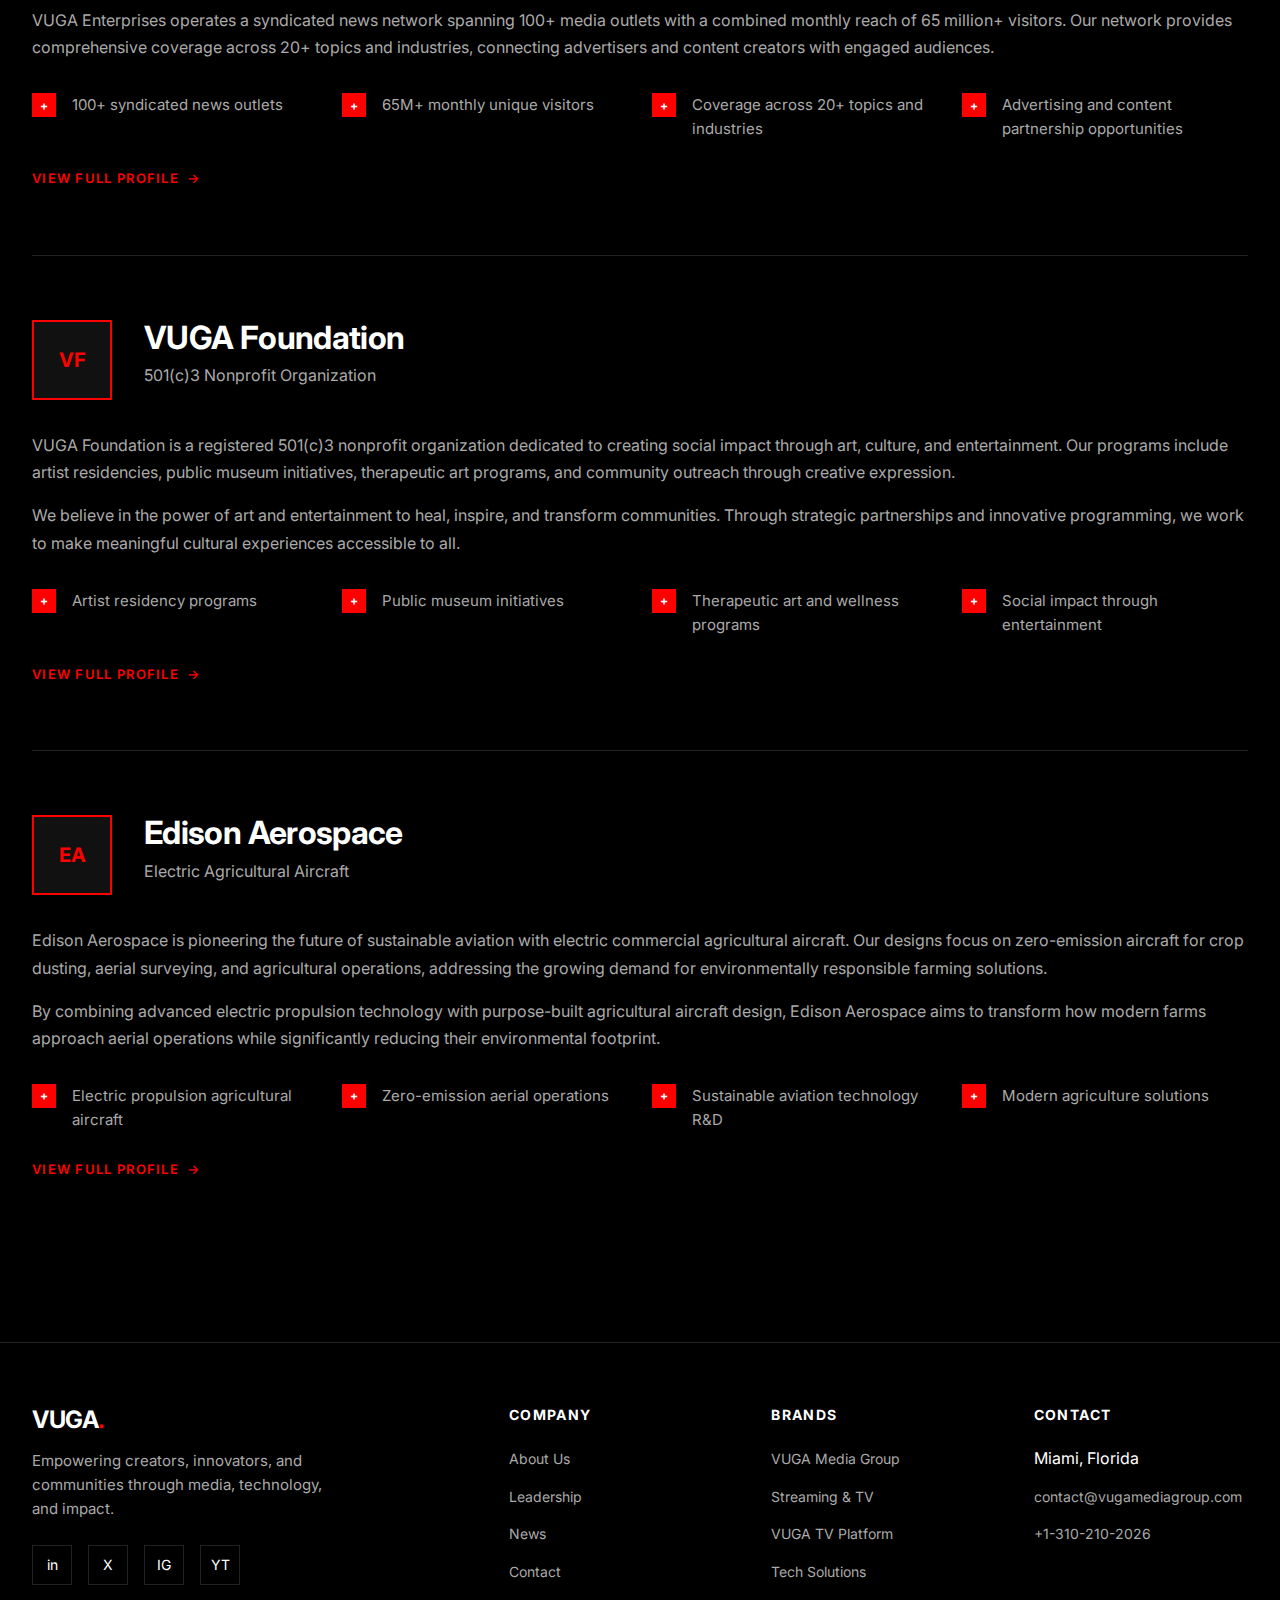
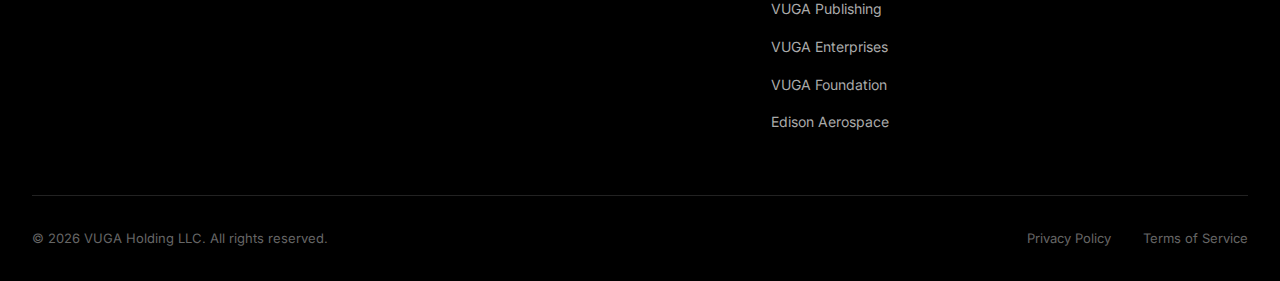
<file: brands.html>
<!DOCTYPE html>
<html lang="en">
<head>
    <meta charset="UTF-8">
    <meta name="viewport" content="width=device-width, initial-scale=1.0">
    <meta name="description" content="VUGA Holding Brands - Explore our portfolio of companies in media, technology, streaming, publishing, aerospace, and philanthropy.">
    <meta name="keywords" content="VUGA Holding, brands, VUGA Media, streaming, OTT platform, publishing, aerospace, foundation">
    <title>Our Brands - VUGA Holding</title>
    <link rel="preconnect" href="https://fonts.googleapis.com">
    <link rel="preconnect" href="https://fonts.gstatic.com" crossorigin>
    <link href="https://fonts.googleapis.com/css2?family=Inter:wght@400;500;600;700;800&display=swap" rel="stylesheet">
    <link rel="stylesheet" href="css/style.css">
    <link rel="icon" type="image/svg+xml" href="images/favicon.svg">
</head>
<body>
    <!-- Header -->
    <header class="header">
        <div class="container header-inner">
            <a href="index.html" class="logo">VUGA<span>.</span></a>
            <nav class="nav" id="nav">
                <ul class="nav-list">
                    <li><a href="index.html" class="nav-link">Home</a></li>
                    <li><a href="about.html" class="nav-link">About</a></li>
                    <li><a href="brands.html" class="nav-link active">Brands</a></li>
                    <li><a href="news.html" class="nav-link">News</a></li>
                    <li><a href="contact.html" class="nav-link">Contact</a></li>
                </ul>
                <div class="lang-switcher">
                    <button class="lang-btn active" data-lang="en">EN</button>
                    <button class="lang-btn" data-lang="ru">RU</button>
                    <button class="lang-btn" data-lang="uz">UZ</button>
                </div>
            </nav>
            <button class="menu-toggle" id="menuToggle" aria-label="Toggle navigation">
                <span></span>
                <span></span>
                <span></span>
            </button>
        </div>
    </header>

    <!-- Page Header -->
    <section class="page-header">
        <div class="container">
            <div class="breadcrumb">
                <a href="index.html">Home</a>
                <span>/</span>
                <span>Brands</span>
            </div>
            <h1>Our Brands</h1>
            <p>A diversified portfolio of companies driving innovation across media, technology, and social impact.</p>
        </div>
    </section>

    <!-- Brand Details -->
    <section class="section">
        <div class="container">
            <!-- VUGA Media Group -->
            <div class="brand-detail" id="media-group">
                <div class="brand-detail-header">
                    <div class="brand-logo"></div>
                    <div>
                        <h3>VUGA Media Group</h3>
                        <p class="brand-tagline">Global PR & Media Outreach</p>
                    </div>
                </div>
                <div class="brand-description">
                    <p>VUGA Media Group is a leading global public relations and media outreach firm specializing in guaranteed press coverage across 900+ premium publications worldwide. We serve clients in entertainment, luxury, technology, and lifestyle sectors with comprehensive media strategies.</p>
                    <p>Our services include press release distribution, SEO-optimized article placement, celebrity and influencer PR, crisis management, and integrated marketing campaigns. We leverage our extensive media network to ensure maximum visibility and impact for every client.</p>
                </div>
                <div class="brand-features">
                    <div class="feature-item">
                        <div class="feature-icon">+</div>
                        <span>Guaranteed placement in 900+ publications</span>
                    </div>
                    <div class="feature-item">
                        <div class="feature-icon">+</div>
                        <span>SEO-optimized content marketing</span>
                    </div>
                    <div class="feature-item">
                        <div class="feature-icon">+</div>
                        <span>Celebrity and influencer PR campaigns</span>
                    </div>
                    <div class="feature-item">
                        <div class="feature-icon">+</div>
                        <span>Entertainment and luxury brand expertise</span>
                    </div>
                </div>
                <p class="mt-3"><a href="brands/media-group.html" class="brand-link">View Full Profile</a></p>
            </div>

            <!-- Streaming & Television -->
            <div class="brand-detail" id="streaming">
                <div class="brand-detail-header">
                    <div class="brand-logo">TV</div>
                    <div>
                        <h3>Streaming & Television</h3>
                        <p class="brand-tagline">Multi-Channel Television Network</p>
                    </div>
                </div>
                <div class="brand-description">
                    <p>Our Streaming & Television division encompasses a network of channels reaching over 200 million viewers globally. Each channel targets a specific audience with curated content ranging from celebrity entertainment to classical music.</p>
                </div>
                <div class="brand-features">
                    <div class="feature-item">
                        <div class="feature-icon">+</div>
                        <span><strong>Gossip Stone TV</strong> - Celebrity reality shows, 200M+ reach via Roku, Apple TV</span>
                    </div>
                    <div class="feature-item">
                        <div class="feature-icon">+</div>
                        <span><strong>24 Fashion Television</strong> - Premium luxury fashion content 24/7</span>
                    </div>
                    <div class="feature-item">
                        <div class="feature-icon">+</div>
                        <span><strong>VUGA TV UZ</strong> - Central Asia streaming with 10,000+ titles, 500K+ users</span>
                    </div>
                    <div class="feature-item">
                        <div class="feature-icon">+</div>
                        <span><strong>Virtuoso TV</strong> - UK classical music, 24/7 HD broadcasts</span>
                    </div>
                </div>
                <p class="mt-3"><a href="brands/streaming.html" class="brand-link">View Full Profile</a></p>
            </div>

            <!-- VUGA TV Platform -->
            <div class="brand-detail" id="ott-platform">
                <div class="brand-detail-header">
                    <div class="brand-logo">OTT</div>
                    <div>
                        <h3>VUGA TV Platform</h3>
                        <p class="brand-tagline">White-Label OTT & Social Streaming Solution</p>
                    </div>
                </div>
                <div class="brand-description">
                    <p>VUGA TV Platform is a production-ready white-label OTT streaming solution designed for content providers, broadcasters, and media companies. Our platform serves the rapidly growing $350B+ global streaming market with comprehensive features for launching and monetizing streaming services.</p>
                    <p>The platform includes native applications for iOS, Android, and TV devices, a powerful content management system, flexible monetization options (SVOD, AVOD, PPV), real-time analytics, multi-language support (EN/RU/UZ), and enterprise-grade DRM security. Currently in development: OTT social network integration for enhanced viewer engagement.</p>
                </div>
                <div class="brand-features">
                    <div class="feature-item">
                        <div class="feature-icon">+</div>
                        <span>Native apps for iOS, Android, Smart TV, Roku, Apple TV</span>
                    </div>
                    <div class="feature-item">
                        <div class="feature-icon">+</div>
                        <span>Comprehensive CMS with content scheduling</span>
                    </div>
                    <div class="feature-item">
                        <div class="feature-icon">+</div>
                        <span>Flexible monetization (SVOD, AVOD, TVOD, PPV)</span>
                    </div>
                    <div class="feature-item">
                        <div class="feature-icon">+</div>
                        <span>Real-time analytics and viewer insights</span>
                    </div>
                    <div class="feature-item">
                        <div class="feature-icon">+</div>
                        <span>Multi-language support (EN, RU, UZ)</span>
                    </div>
                    <div class="feature-item">
                        <div class="feature-icon">+</div>
                        <span>Enterprise DRM and content protection</span>
                    </div>
                </div>
                <p class="mt-3"><a href="brands/ott-platform.html" class="brand-link">View Full Profile</a></p>
            </div>

            <!-- Tech Solutions -->
            <div class="brand-detail" id="tech-solutions">
                <div class="brand-detail-header">
                    <div class="brand-logo">TS</div>
                    <div>
                        <h3>Tech Solutions</h3>
                        <p class="brand-tagline">AI-Powered Enterprise Software</p>
                    </div>
                </div>
                <div class="brand-description">
                    <p>Our Tech Solutions division develops cutting-edge enterprise software powered by artificial intelligence. Each product in our Prizm suite addresses specific industry needs with intelligent automation and streamlined workflows.</p>
                </div>
                <div class="brand-features">
                    <div class="feature-item">
                        <div class="feature-icon">+</div>
                        <span><strong>Legal Prizm</strong> - AI-powered legal management with intelligent docs, deadline tracking, client portals, GDPR/HIPAA compliance</span>
                    </div>
                    <div class="feature-item">
                        <div class="feature-icon">+</div>
                        <span><strong>Dental Prizm</strong> - Dental practice management combining features of stand-alone packages with AI-based analysis tools</span>
                    </div>
                    <div class="feature-item">
                        <div class="feature-icon">+</div>
                        <span><strong>Wellness Prizm</strong> - Community platform for nutrition and wellness professionals including nutritionists, dietitians, wellness coaches, yoga instructors, naturopaths, and more</span>
                    </div>
                </div>
                <p class="mt-3"><a href="brands/tech-solutions.html" class="brand-link">View Full Profile</a></p>
            </div>

            <!-- VUGA Publishing -->
            <div class="brand-detail" id="publishing">
                <div class="brand-detail-header">
                    <div class="brand-logo">VP</div>
                    <div>
                        <h3>VUGA Publishing</h3>
                        <p class="brand-tagline">Independent Book Publishing</p>
                    </div>
                </div>
                <div class="brand-description">
                    <p>VUGA Publishing is an independent publishing house offering authors global distribution through Amazon and major retailers worldwide. We support print, ebook, and audiobook formats with integrated PR services leveraging VUGA Media Group's extensive media network.</p>
                    <p>Our full-service publishing approach includes editorial development, cover design, formatting, distribution, and marketing. Notable publications include the Emma + Luke children's book series.</p>
                </div>
                <div class="brand-features">
                    <div class="feature-item">
                        <div class="feature-icon">+</div>
                        <span>Global distribution via Amazon and major retailers</span>
                    </div>
                    <div class="feature-item">
                        <div class="feature-icon">+</div>
                        <span>Print, ebook, and audiobook formats</span>
                    </div>
                    <div class="feature-item">
                        <div class="feature-icon">+</div>
                        <span>Full-service editorial and design support</span>
                    </div>
                    <div class="feature-item">
                        <div class="feature-icon">+</div>
                        <span>Integrated PR through VUGA Media Group</span>
                    </div>
                </div>
                <p class="mt-3"><a href="brands/publishing.html" class="brand-link">View Full Profile</a></p>
            </div>

            <!-- VUGA Enterprises -->
            <div class="brand-detail" id="enterprises">
                <div class="brand-detail-header">
                    <div class="brand-logo">VE</div>
                    <div>
                        <h3>VUGA Enterprises</h3>
                        <p class="brand-tagline">Syndicated News Network</p>
                    </div>
                </div>
                <div class="brand-description">
                    <p>VUGA Enterprises operates a syndicated news network spanning 100+ media outlets with a combined monthly reach of 65 million+ visitors. Our network provides comprehensive coverage across 20+ topics and industries, connecting advertisers and content creators with engaged audiences.</p>
                </div>
                <div class="brand-features">
                    <div class="feature-item">
                        <div class="feature-icon">+</div>
                        <span>100+ syndicated news outlets</span>
                    </div>
                    <div class="feature-item">
                        <div class="feature-icon">+</div>
                        <span>65M+ monthly unique visitors</span>
                    </div>
                    <div class="feature-item">
                        <div class="feature-icon">+</div>
                        <span>Coverage across 20+ topics and industries</span>
                    </div>
                    <div class="feature-item">
                        <div class="feature-icon">+</div>
                        <span>Advertising and content partnership opportunities</span>
                    </div>
                </div>
                <p class="mt-3"><a href="brands/enterprises.html" class="brand-link">View Full Profile</a></p>
            </div>

            <!-- VUGA Foundation -->
            <div class="brand-detail" id="foundation">
                <div class="brand-detail-header">
                    <div class="brand-logo">VF</div>
                    <div>
                        <h3>VUGA Foundation</h3>
                        <p class="brand-tagline">501(c)3 Nonprofit Organization</p>
                    </div>
                </div>
                <div class="brand-description">
                    <p>VUGA Foundation is a registered 501(c)3 nonprofit organization dedicated to creating social impact through art, culture, and entertainment. Our programs include artist residencies, public museum initiatives, therapeutic art programs, and community outreach through creative expression.</p>
                    <p>We believe in the power of art and entertainment to heal, inspire, and transform communities. Through strategic partnerships and innovative programming, we work to make meaningful cultural experiences accessible to all.</p>
                </div>
                <div class="brand-features">
                    <div class="feature-item">
                        <div class="feature-icon">+</div>
                        <span>Artist residency programs</span>
                    </div>
                    <div class="feature-item">
                        <div class="feature-icon">+</div>
                        <span>Public museum initiatives</span>
                    </div>
                    <div class="feature-item">
                        <div class="feature-icon">+</div>
                        <span>Therapeutic art and wellness programs</span>
                    </div>
                    <div class="feature-item">
                        <div class="feature-icon">+</div>
                        <span>Social impact through entertainment</span>
                    </div>
                </div>
                <p class="mt-3"><a href="brands/foundation.html" class="brand-link">View Full Profile</a></p>
            </div>

            <!-- Edison Aerospace -->
            <div class="brand-detail" id="aerospace">
                <div class="brand-detail-header">
                    <div class="brand-logo">EA</div>
                    <div>
                        <h3>Edison Aerospace</h3>
                        <p class="brand-tagline">Electric Agricultural Aircraft</p>
                    </div>
                </div>
                <div class="brand-description">
                    <p>Edison Aerospace is pioneering the future of sustainable aviation with electric commercial agricultural aircraft. Our designs focus on zero-emission aircraft for crop dusting, aerial surveying, and agricultural operations, addressing the growing demand for environmentally responsible farming solutions.</p>
                    <p>By combining advanced electric propulsion technology with purpose-built agricultural aircraft design, Edison Aerospace aims to transform how modern farms approach aerial operations while significantly reducing their environmental footprint.</p>
                </div>
                <div class="brand-features">
                    <div class="feature-item">
                        <div class="feature-icon">+</div>
                        <span>Electric propulsion agricultural aircraft</span>
                    </div>
                    <div class="feature-item">
                        <div class="feature-icon">+</div>
                        <span>Zero-emission aerial operations</span>
                    </div>
                    <div class="feature-item">
                        <div class="feature-icon">+</div>
                        <span>Sustainable aviation technology R&D</span>
                    </div>
                    <div class="feature-item">
                        <div class="feature-icon">+</div>
                        <span>Modern agriculture solutions</span>
                    </div>
                </div>
                <p class="mt-3"><a href="brands/aerospace.html" class="brand-link">View Full Profile</a></p>
            </div>
        </div>
    </section>

    <!-- Footer -->
    <footer class="footer">
        <div class="container">
            <div class="footer-grid">
                <div class="footer-brand">
                    <h3>VUGA<span>.</span></h3>
                    <p>Empowering creators, innovators, and communities through media, technology, and impact.</p>
                    <div class="footer-social">
                        <a href="#" class="social-link" aria-label="LinkedIn">in</a>
                        <a href="#" class="social-link" aria-label="Twitter">X</a>
                        <a href="#" class="social-link" aria-label="Instagram">IG</a>
                        <a href="#" class="social-link" aria-label="YouTube">YT</a>
                    </div>
                </div>
                <div class="footer-column">
                    <h4>Company</h4>
                    <ul class="footer-links">
                        <li><a href="about.html">About Us</a></li>
                        <li><a href="about.html#leadership">Leadership</a></li>
                        <li><a href="news.html">News</a></li>
                        <li><a href="contact.html">Contact</a></li>
                    </ul>
                </div>
                <div class="footer-column">
                    <h4>Brands</h4>
                    <ul class="footer-links">
                        <li><a href="brands/media-group.html">VUGA Media Group</a></li>
                        <li><a href="brands/streaming.html">Streaming & TV</a></li>
                        <li><a href="brands/ott-platform.html">VUGA TV Platform</a></li>
                        <li><a href="brands/tech-solutions.html">Tech Solutions</a></li>
                        <li><a href="brands/publishing.html">VUGA Publishing</a></li>
                        <li><a href="brands/enterprises.html">VUGA Enterprises</a></li>
                        <li><a href="brands/foundation.html">VUGA Foundation</a></li>
                        <li><a href="brands/aerospace.html">Edison Aerospace</a></li>
                    </ul>
                </div>
                <div class="footer-column">
                    <h4>Contact</h4>
                    <ul class="footer-links">
                        <li>Miami, Florida</li>
                        <li><a href="mailto:contact@vugamediagroup.com">contact@vugamediagroup.com</a></li>
                        <li><a href="tel:+13102102026">+1-310-210-2026</a></li>
                    </ul>
                </div>
            </div>
            <div class="footer-bottom">
                <p class="footer-copyright">&copy; 2026 VUGA Holding LLC. All rights reserved.</p>
                <div class="footer-legal">
                    <a href="#">Privacy Policy</a>
                    <a href="#">Terms of Service</a>
                </div>
            </div>
        </div>
    </footer>

    <script src="js/main.js"></script>
</body>
</html>
</file>
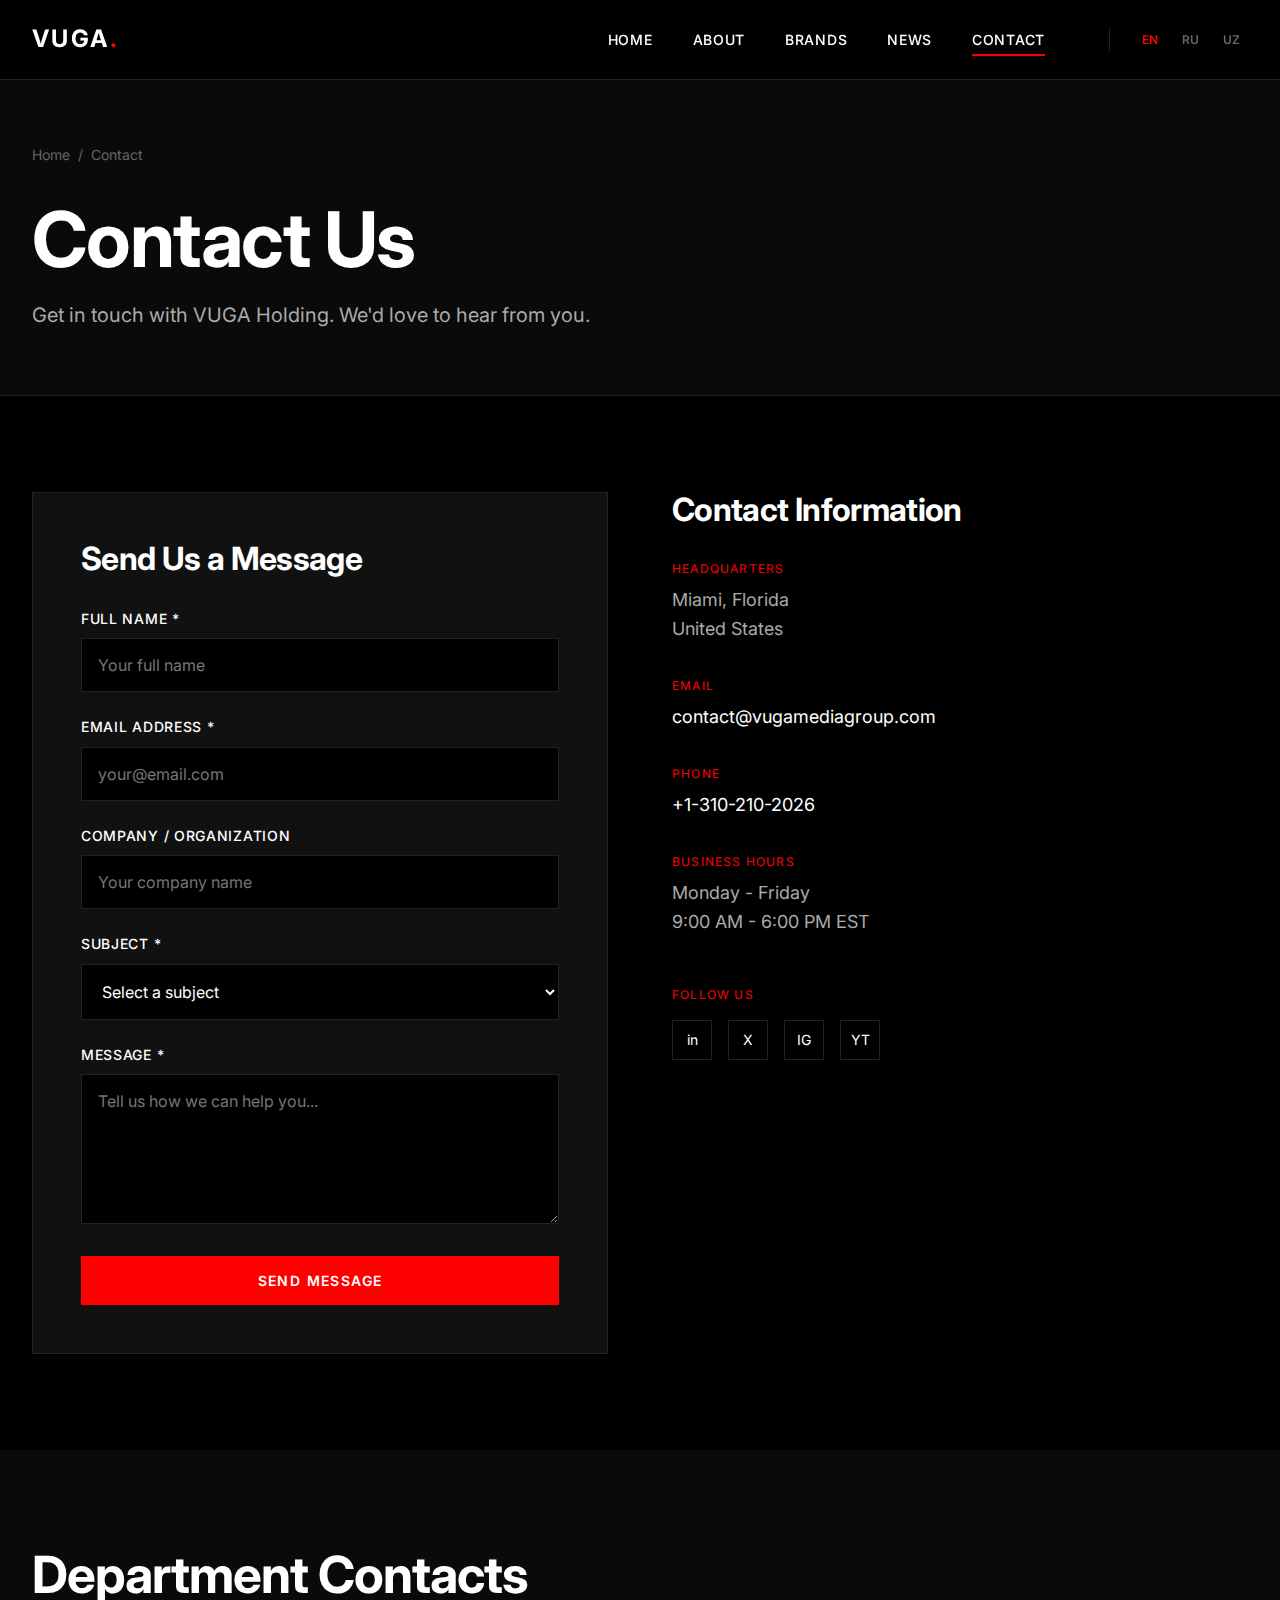
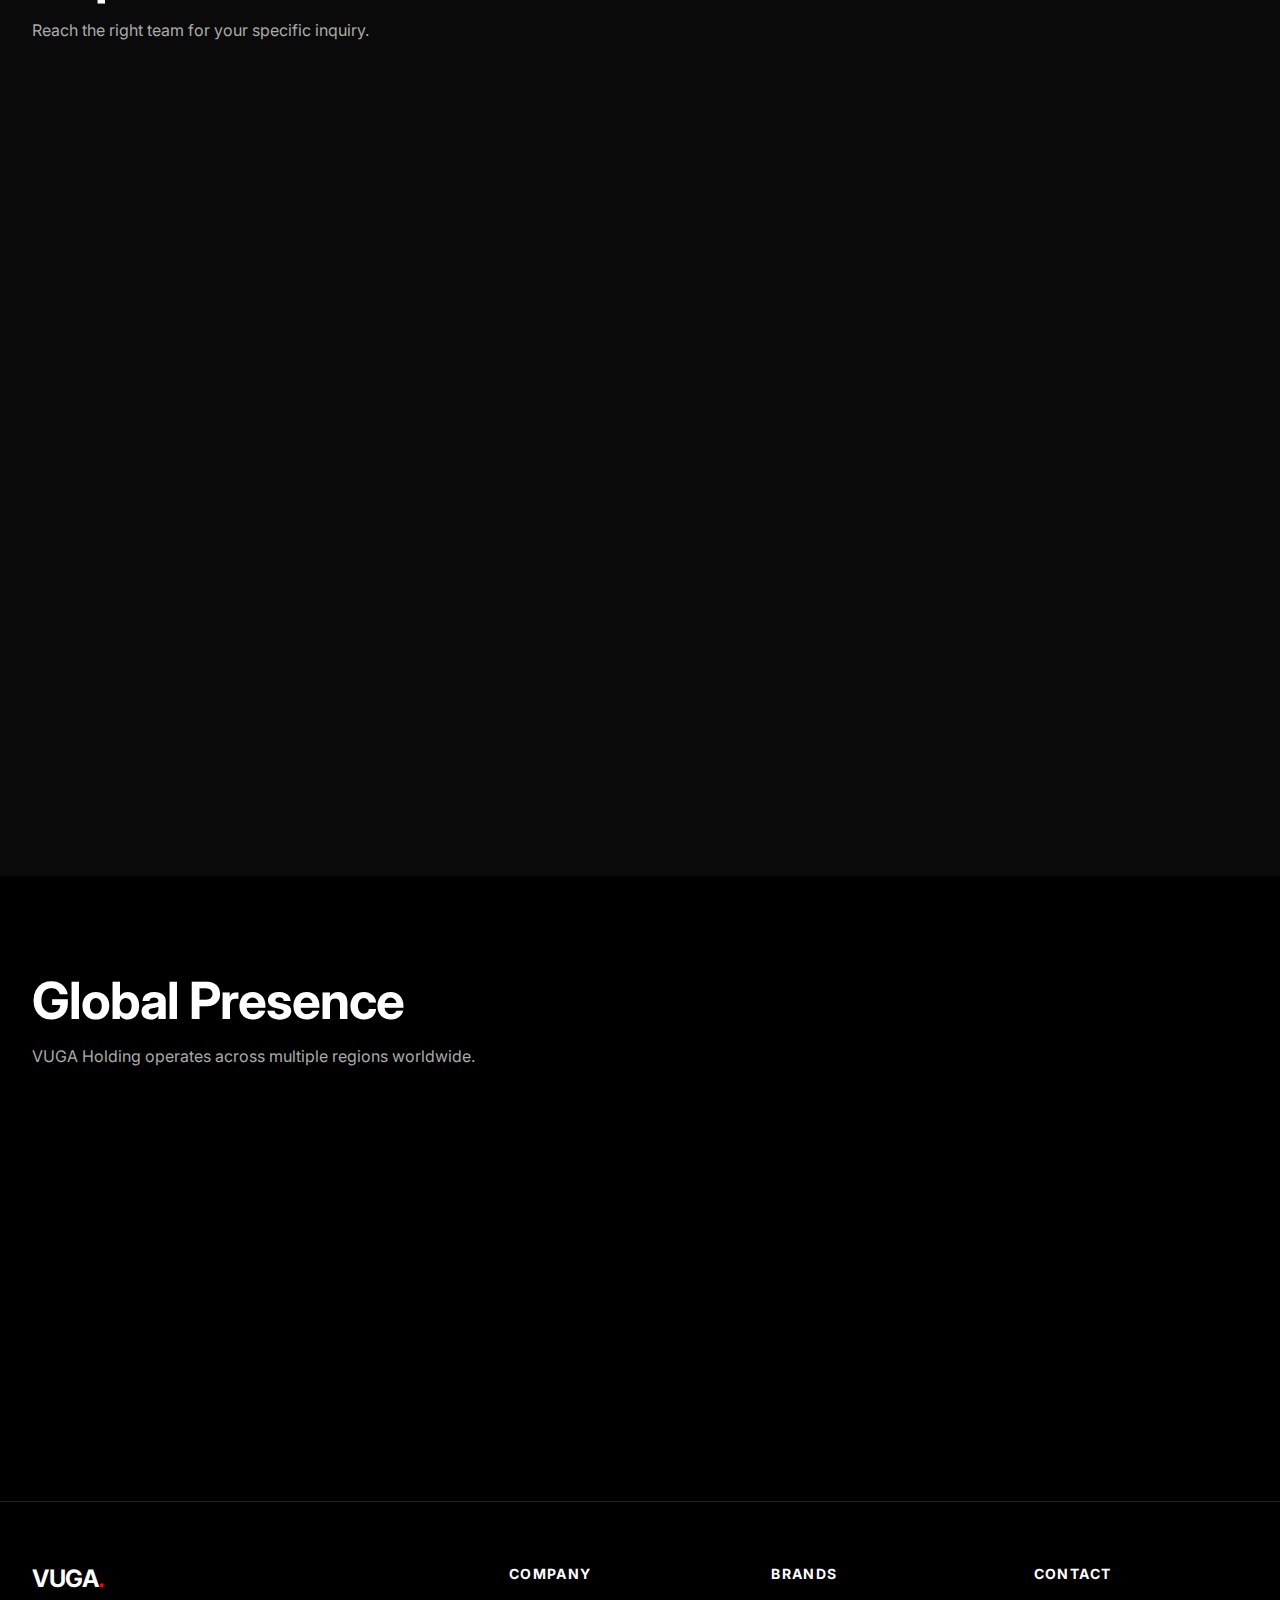
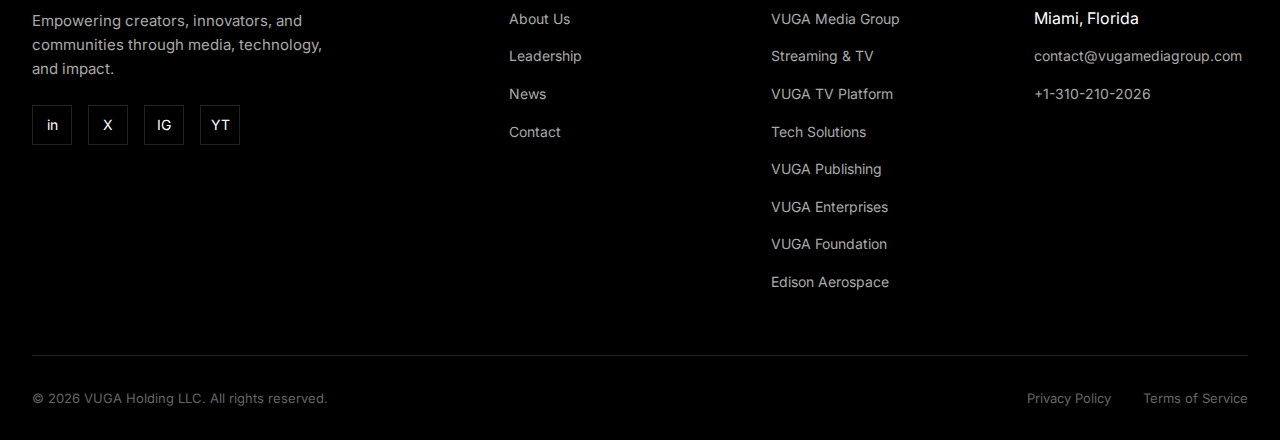
<file: contact.html>
<!DOCTYPE html>
<html lang="en">
<head>
    <meta charset="UTF-8">
    <meta name="viewport" content="width=device-width, initial-scale=1.0">
    <meta name="description" content="Contact VUGA Holding - Get in touch with us about partnerships, media inquiries, or general questions.">
    <meta name="keywords" content="VUGA Holding, contact, Miami, Florida, media inquiries, partnerships">
    <title>Contact Us - VUGA Holding</title>
    <link rel="preconnect" href="https://fonts.googleapis.com">
    <link rel="preconnect" href="https://fonts.gstatic.com" crossorigin>
    <link href="https://fonts.googleapis.com/css2?family=Inter:wght@400;500;600;700;800&display=swap" rel="stylesheet">
    <link rel="stylesheet" href="css/style.css">
    <link rel="icon" type="image/svg+xml" href="images/favicon.svg">
</head>
<body>
    <!-- Header -->
    <header class="header">
        <div class="container header-inner">
            <a href="index.html" class="logo">VUGA<span>.</span></a>
            <nav class="nav" id="nav">
                <ul class="nav-list">
                    <li><a href="index.html" class="nav-link">Home</a></li>
                    <li><a href="about.html" class="nav-link">About</a></li>
                    <li><a href="brands.html" class="nav-link">Brands</a></li>
                    <li><a href="news.html" class="nav-link">News</a></li>
                    <li><a href="contact.html" class="nav-link active">Contact</a></li>
                </ul>
                <div class="lang-switcher">
                    <button class="lang-btn active" data-lang="en">EN</button>
                    <button class="lang-btn" data-lang="ru">RU</button>
                    <button class="lang-btn" data-lang="uz">UZ</button>
                </div>
            </nav>
            <button class="menu-toggle" id="menuToggle" aria-label="Toggle navigation">
                <span></span>
                <span></span>
                <span></span>
            </button>
        </div>
    </header>

    <!-- Page Header -->
    <section class="page-header">
        <div class="container">
            <div class="breadcrumb">
                <a href="index.html">Home</a>
                <span>/</span>
                <span>Contact</span>
            </div>
            <h1>Contact Us</h1>
            <p>Get in touch with VUGA Holding. We'd love to hear from you.</p>
        </div>
    </section>

    <!-- Contact Section -->
    <section class="section">
        <div class="container">
            <div class="contact-grid">
                <!-- Contact Form -->
                <div class="contact-form">
                    <h3 style="margin-bottom: 2rem;">Send Us a Message</h3>
                    <form id="contactForm">
                        <div class="form-group">
                            <label for="name">Full Name *</label>
                            <input type="text" id="name" name="name" required placeholder="Your full name">
                        </div>
                        <div class="form-group">
                            <label for="email">Email Address *</label>
                            <input type="email" id="email" name="email" required placeholder="your@email.com">
                        </div>
                        <div class="form-group">
                            <label for="company">Company / Organization</label>
                            <input type="text" id="company" name="company" placeholder="Your company name">
                        </div>
                        <div class="form-group">
                            <label for="subject">Subject *</label>
                            <select id="subject" name="subject" required>
                                <option value="">Select a subject</option>
                                <option value="general">General Inquiry</option>
                                <option value="partnership">Partnership Opportunity</option>
                                <option value="media">Media / Press Inquiry</option>
                                <option value="investment">Investment Inquiry</option>
                                <option value="careers">Careers</option>
                                <option value="support">Technical Support</option>
                                <option value="other">Other</option>
                            </select>
                        </div>
                        <div class="form-group">
                            <label for="message">Message *</label>
                            <textarea id="message" name="message" required placeholder="Tell us how we can help you..."></textarea>
                        </div>
                        <button type="submit" class="btn btn-primary" style="width: 100%;">Send Message</button>
                    </form>
                </div>

                <!-- Contact Info -->
                <div class="contact-info">
                    <h3>Contact Information</h3>

                    <div class="info-item">
                        <p class="info-label">Headquarters</p>
                        <p class="info-value">Miami, Florida<br>United States</p>
                    </div>

                    <div class="info-item">
                        <p class="info-label">Email</p>
                        <p class="info-value">
                            <a href="mailto:contact@vugamediagroup.com">contact@vugamediagroup.com</a>
                        </p>
                    </div>

                    <div class="info-item">
                        <p class="info-label">Phone</p>
                        <p class="info-value">
                            <a href="tel:+13102102026">+1-310-210-2026</a>
                        </p>
                    </div>

                    <div class="info-item">
                        <p class="info-label">Business Hours</p>
                        <p class="info-value">Monday - Friday<br>9:00 AM - 6:00 PM EST</p>
                    </div>

                    <div class="info-item" style="margin-top: 3rem;">
                        <p class="info-label">Follow Us</p>
                        <div class="footer-social" style="margin-top: 1rem;">
                            <a href="#" class="social-link" aria-label="LinkedIn">in</a>
                            <a href="#" class="social-link" aria-label="Twitter">X</a>
                            <a href="#" class="social-link" aria-label="Instagram">IG</a>
                            <a href="#" class="social-link" aria-label="YouTube">YT</a>
                        </div>
                    </div>
                </div>
            </div>
        </div>
    </section>

    <!-- Department Contacts -->
    <section class="section" style="background-color: var(--color-bg-secondary);">
        <div class="container">
            <div class="section-header">
                <h2>Department Contacts</h2>
                <p>Reach the right team for your specific inquiry.</p>
            </div>
            <div class="brands-grid">
                <div class="brand-card">
                    <div class="brand-icon">PR</div>
                    <h3>Media & Press</h3>
                    <p>For media inquiries, press releases, and journalist requests.</p>
                    <p style="margin-top: 1rem;"><a href="mailto:press@vugamediagroup.com" class="brand-link">press@vugamediagroup.com</a></p>
                </div>
                <div class="brand-card">
                    <div class="brand-icon">BD</div>
                    <h3>Business Development</h3>
                    <p>For partnership opportunities and business proposals.</p>
                    <p style="margin-top: 1rem;"><a href="mailto:partners@vugamediagroup.com" class="brand-link">partners@vugamediagroup.com</a></p>
                </div>
                <div class="brand-card">
                    <div class="brand-icon">IR</div>
                    <h3>Investor Relations</h3>
                    <p>For investment inquiries and financial information.</p>
                    <p style="margin-top: 1rem;"><a href="mailto:investors@vugamediagroup.com" class="brand-link">investors@vugamediagroup.com</a></p>
                </div>
                <div class="brand-card">
                    <div class="brand-icon">HR</div>
                    <h3>Careers</h3>
                    <p>For job opportunities and career inquiries.</p>
                    <p style="margin-top: 1rem;"><a href="mailto:careers@vugamediagroup.com" class="brand-link">careers@vugamediagroup.com</a></p>
                </div>
                <div class="brand-card">
                    <div class="brand-icon">TS</div>
                    <h3>Technical Support</h3>
                    <p>For product support and technical assistance.</p>
                    <p style="margin-top: 1rem;"><a href="mailto:support@vugamediagroup.com" class="brand-link">support@vugamediagroup.com</a></p>
                </div>
                <div class="brand-card">
                    <div class="brand-icon">GI</div>
                    <h3>General Inquiries</h3>
                    <p>For all other questions and general information.</p>
                    <p style="margin-top: 1rem;"><a href="mailto:contact@vugamediagroup.com" class="brand-link">contact@vugamediagroup.com</a></p>
                </div>
            </div>
        </div>
    </section>

    <!-- Global Offices -->
    <section class="section">
        <div class="container">
            <div class="section-header">
                <h2>Global Presence</h2>
                <p>VUGA Holding operates across multiple regions worldwide.</p>
            </div>
            <div class="brands-grid">
                <div class="brand-card">
                    <div class="brand-icon">US</div>
                    <h3>United States</h3>
                    <p>Headquarters<br>Miami, Florida</p>
                </div>
                <div class="brand-card">
                    <div class="brand-icon">UK</div>
                    <h3>United Kingdom</h3>
                    <p>Virtuoso TV Operations<br>London</p>
                </div>
                <div class="brand-card">
                    <div class="brand-icon">UZ</div>
                    <h3>Uzbekistan</h3>
                    <p>VUGA TV UZ Operations<br>Tashkent</p>
                </div>
            </div>
        </div>
    </section>

    <!-- Footer -->
    <footer class="footer">
        <div class="container">
            <div class="footer-grid">
                <div class="footer-brand">
                    <h3>VUGA<span>.</span></h3>
                    <p>Empowering creators, innovators, and communities through media, technology, and impact.</p>
                    <div class="footer-social">
                        <a href="#" class="social-link" aria-label="LinkedIn">in</a>
                        <a href="#" class="social-link" aria-label="Twitter">X</a>
                        <a href="#" class="social-link" aria-label="Instagram">IG</a>
                        <a href="#" class="social-link" aria-label="YouTube">YT</a>
                    </div>
                </div>
                <div class="footer-column">
                    <h4>Company</h4>
                    <ul class="footer-links">
                        <li><a href="about.html">About Us</a></li>
                        <li><a href="about.html#leadership">Leadership</a></li>
                        <li><a href="news.html">News</a></li>
                        <li><a href="contact.html">Contact</a></li>
                    </ul>
                </div>
                <div class="footer-column">
                    <h4>Brands</h4>
                    <ul class="footer-links">
                        <li><a href="brands/media-group.html">VUGA Media Group</a></li>
                        <li><a href="brands/streaming.html">Streaming & TV</a></li>
                        <li><a href="brands/ott-platform.html">VUGA TV Platform</a></li>
                        <li><a href="brands/tech-solutions.html">Tech Solutions</a></li>
                        <li><a href="brands/publishing.html">VUGA Publishing</a></li>
                        <li><a href="brands/enterprises.html">VUGA Enterprises</a></li>
                        <li><a href="brands/foundation.html">VUGA Foundation</a></li>
                        <li><a href="brands/aerospace.html">Edison Aerospace</a></li>
                    </ul>
                </div>
                <div class="footer-column">
                    <h4>Contact</h4>
                    <ul class="footer-links">
                        <li>Miami, Florida</li>
                        <li><a href="mailto:contact@vugamediagroup.com">contact@vugamediagroup.com</a></li>
                        <li><a href="tel:+13102102026">+1-310-210-2026</a></li>
                    </ul>
                </div>
            </div>
            <div class="footer-bottom">
                <p class="footer-copyright">&copy; 2026 VUGA Holding LLC. All rights reserved.</p>
                <div class="footer-legal">
                    <a href="#">Privacy Policy</a>
                    <a href="#">Terms of Service</a>
                </div>
            </div>
        </div>
    </footer>

    <script src="js/main.js"></script>
</body>
</html>
</file>
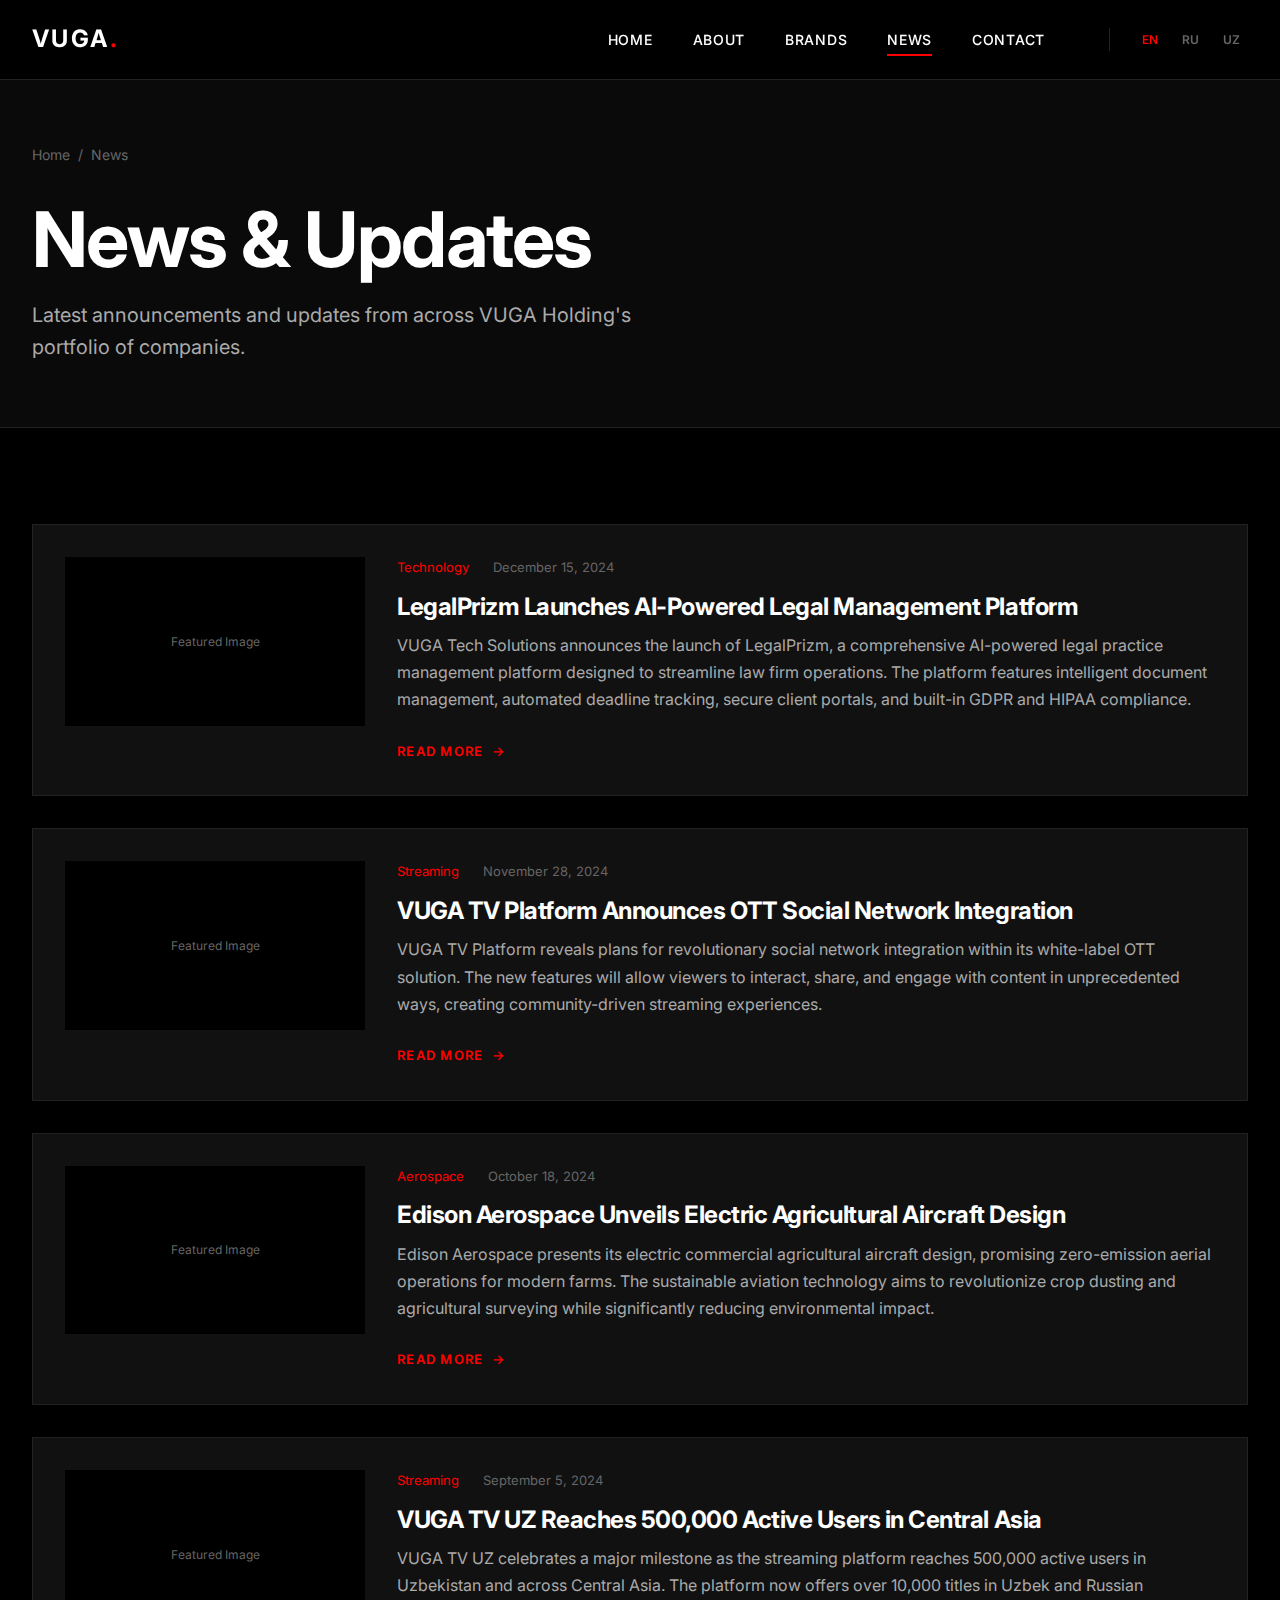
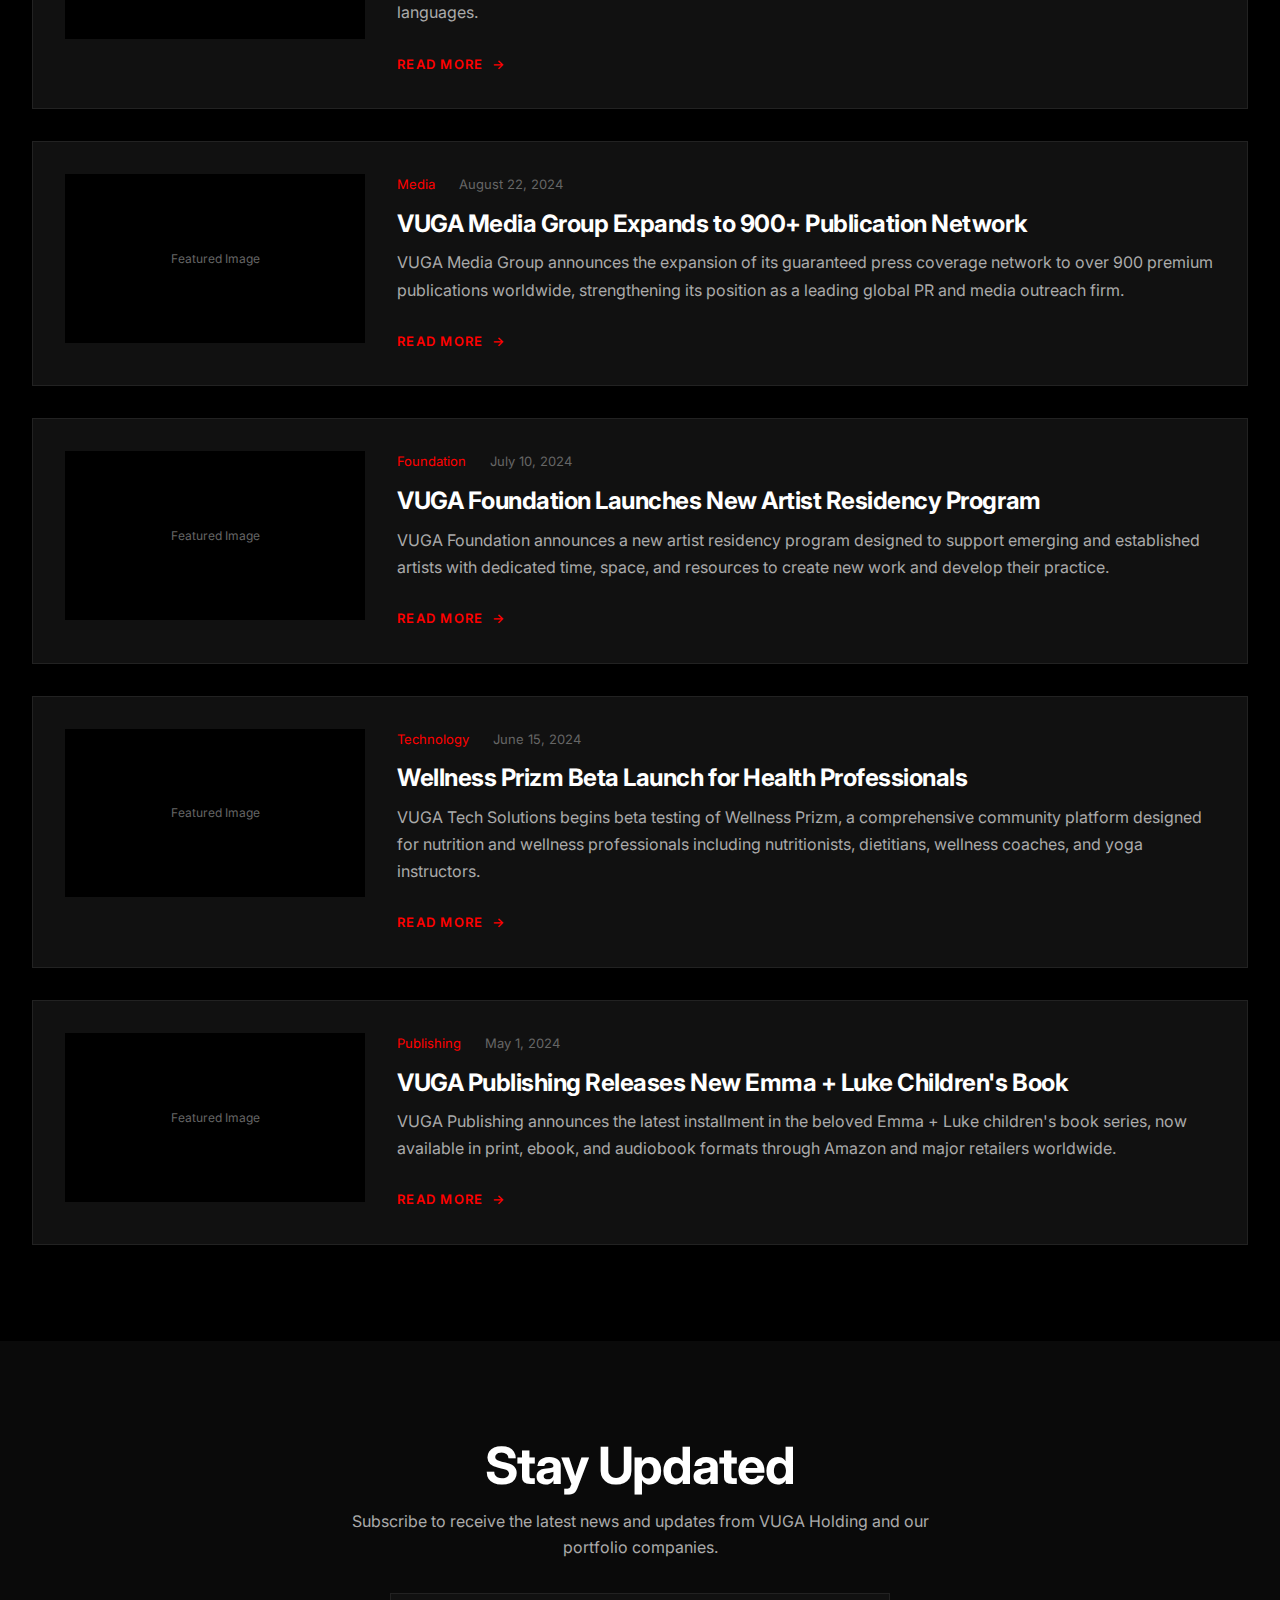
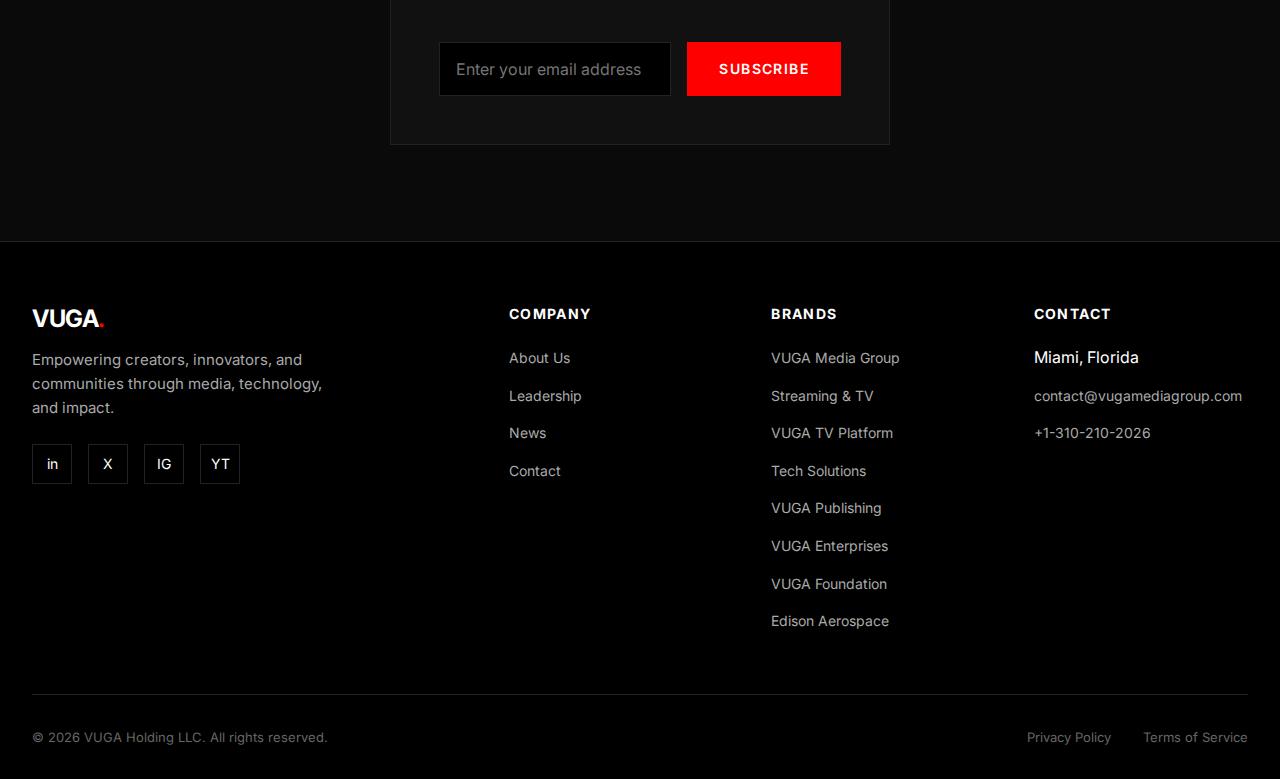
<file: news.html>
<!DOCTYPE html>
<html lang="en">
<head>
    <meta charset="UTF-8">
    <meta name="viewport" content="width=device-width, initial-scale=1.0">
    <meta name="description" content="VUGA Holding News - Latest updates and announcements from across our portfolio of companies.">
    <meta name="keywords" content="VUGA Holding, news, updates, announcements, media, technology">
    <title>News - VUGA Holding</title>
    <link rel="preconnect" href="https://fonts.googleapis.com">
    <link rel="preconnect" href="https://fonts.gstatic.com" crossorigin>
    <link href="https://fonts.googleapis.com/css2?family=Inter:wght@400;500;600;700;800&display=swap" rel="stylesheet">
    <link rel="stylesheet" href="css/style.css">
    <link rel="icon" type="image/svg+xml" href="images/favicon.svg">
</head>
<body>
    <!-- Header -->
    <header class="header">
        <div class="container header-inner">
            <a href="index.html" class="logo">VUGA<span>.</span></a>
            <nav class="nav" id="nav">
                <ul class="nav-list">
                    <li><a href="index.html" class="nav-link">Home</a></li>
                    <li><a href="about.html" class="nav-link">About</a></li>
                    <li><a href="brands.html" class="nav-link">Brands</a></li>
                    <li><a href="news.html" class="nav-link active">News</a></li>
                    <li><a href="contact.html" class="nav-link">Contact</a></li>
                </ul>
                <div class="lang-switcher">
                    <button class="lang-btn active" data-lang="en">EN</button>
                    <button class="lang-btn" data-lang="ru">RU</button>
                    <button class="lang-btn" data-lang="uz">UZ</button>
                </div>
            </nav>
            <button class="menu-toggle" id="menuToggle" aria-label="Toggle navigation">
                <span></span>
                <span></span>
                <span></span>
            </button>
        </div>
    </header>

    <!-- Page Header -->
    <section class="page-header">
        <div class="container">
            <div class="breadcrumb">
                <a href="index.html">Home</a>
                <span>/</span>
                <span>News</span>
            </div>
            <h1>News & Updates</h1>
            <p>Latest announcements and updates from across VUGA Holding's portfolio of companies.</p>
        </div>
    </section>

    <!-- News List -->
    <section class="section">
        <div class="container">
            <div class="news-list">
                <!-- News Item 1 -->
                <article class="news-item">
                    <div class="news-item-image">Featured Image</div>
                    <div class="news-item-content">
                        <div class="news-meta">
                            <span class="category">Technology</span>
                            <span>December 15, 2024</span>
                        </div>
                        <h3>LegalPrizm Launches AI-Powered Legal Management Platform</h3>
                        <p class="news-excerpt">
                            VUGA Tech Solutions announces the launch of LegalPrizm, a comprehensive AI-powered legal practice management platform designed to streamline law firm operations. The platform features intelligent document management, automated deadline tracking, secure client portals, and built-in GDPR and HIPAA compliance.
                        </p>
                        <a href="#" class="read-more">Read More</a>
                    </div>
                </article>

                <!-- News Item 2 -->
                <article class="news-item">
                    <div class="news-item-image">Featured Image</div>
                    <div class="news-item-content">
                        <div class="news-meta">
                            <span class="category">Streaming</span>
                            <span>November 28, 2024</span>
                        </div>
                        <h3>VUGA TV Platform Announces OTT Social Network Integration</h3>
                        <p class="news-excerpt">
                            VUGA TV Platform reveals plans for revolutionary social network integration within its white-label OTT solution. The new features will allow viewers to interact, share, and engage with content in unprecedented ways, creating community-driven streaming experiences.
                        </p>
                        <a href="#" class="read-more">Read More</a>
                    </div>
                </article>

                <!-- News Item 3 -->
                <article class="news-item">
                    <div class="news-item-image">Featured Image</div>
                    <div class="news-item-content">
                        <div class="news-meta">
                            <span class="category">Aerospace</span>
                            <span>October 18, 2024</span>
                        </div>
                        <h3>Edison Aerospace Unveils Electric Agricultural Aircraft Design</h3>
                        <p class="news-excerpt">
                            Edison Aerospace presents its electric commercial agricultural aircraft design, promising zero-emission aerial operations for modern farms. The sustainable aviation technology aims to revolutionize crop dusting and agricultural surveying while significantly reducing environmental impact.
                        </p>
                        <a href="#" class="read-more">Read More</a>
                    </div>
                </article>

                <!-- News Item 4 -->
                <article class="news-item">
                    <div class="news-item-image">Featured Image</div>
                    <div class="news-item-content">
                        <div class="news-meta">
                            <span class="category">Streaming</span>
                            <span>September 5, 2024</span>
                        </div>
                        <h3>VUGA TV UZ Reaches 500,000 Active Users in Central Asia</h3>
                        <p class="news-excerpt">
                            VUGA TV UZ celebrates a major milestone as the streaming platform reaches 500,000 active users in Uzbekistan and across Central Asia. The platform now offers over 10,000 titles in Uzbek and Russian languages.
                        </p>
                        <a href="#" class="read-more">Read More</a>
                    </div>
                </article>

                <!-- News Item 5 -->
                <article class="news-item">
                    <div class="news-item-image">Featured Image</div>
                    <div class="news-item-content">
                        <div class="news-meta">
                            <span class="category">Media</span>
                            <span>August 22, 2024</span>
                        </div>
                        <h3>VUGA Media Group Expands to 900+ Publication Network</h3>
                        <p class="news-excerpt">
                            VUGA Media Group announces the expansion of its guaranteed press coverage network to over 900 premium publications worldwide, strengthening its position as a leading global PR and media outreach firm.
                        </p>
                        <a href="#" class="read-more">Read More</a>
                    </div>
                </article>

                <!-- News Item 6 -->
                <article class="news-item">
                    <div class="news-item-image">Featured Image</div>
                    <div class="news-item-content">
                        <div class="news-meta">
                            <span class="category">Foundation</span>
                            <span>July 10, 2024</span>
                        </div>
                        <h3>VUGA Foundation Launches New Artist Residency Program</h3>
                        <p class="news-excerpt">
                            VUGA Foundation announces a new artist residency program designed to support emerging and established artists with dedicated time, space, and resources to create new work and develop their practice.
                        </p>
                        <a href="#" class="read-more">Read More</a>
                    </div>
                </article>

                <!-- News Item 7 -->
                <article class="news-item">
                    <div class="news-item-image">Featured Image</div>
                    <div class="news-item-content">
                        <div class="news-meta">
                            <span class="category">Technology</span>
                            <span>June 15, 2024</span>
                        </div>
                        <h3>Wellness Prizm Beta Launch for Health Professionals</h3>
                        <p class="news-excerpt">
                            VUGA Tech Solutions begins beta testing of Wellness Prizm, a comprehensive community platform designed for nutrition and wellness professionals including nutritionists, dietitians, wellness coaches, and yoga instructors.
                        </p>
                        <a href="#" class="read-more">Read More</a>
                    </div>
                </article>

                <!-- News Item 8 -->
                <article class="news-item">
                    <div class="news-item-image">Featured Image</div>
                    <div class="news-item-content">
                        <div class="news-meta">
                            <span class="category">Publishing</span>
                            <span>May 1, 2024</span>
                        </div>
                        <h3>VUGA Publishing Releases New Emma + Luke Children's Book</h3>
                        <p class="news-excerpt">
                            VUGA Publishing announces the latest installment in the beloved Emma + Luke children's book series, now available in print, ebook, and audiobook formats through Amazon and major retailers worldwide.
                        </p>
                        <a href="#" class="read-more">Read More</a>
                    </div>
                </article>
            </div>
        </div>
    </section>

    <!-- Newsletter Section -->
    <section class="section" style="background-color: var(--color-bg-secondary);">
        <div class="container text-center">
            <h2>Stay Updated</h2>
            <p style="margin: 1rem auto 2rem; max-width: 600px;">Subscribe to receive the latest news and updates from VUGA Holding and our portfolio companies.</p>
            <form class="contact-form" style="max-width: 500px; margin: 0 auto; display: flex; gap: 1rem; flex-wrap: wrap;">
                <div class="form-group" style="flex: 1; min-width: 200px; margin-bottom: 0;">
                    <input type="email" placeholder="Enter your email address" required style="width: 100%;">
                </div>
                <button type="submit" class="btn btn-primary">Subscribe</button>
            </form>
        </div>
    </section>

    <!-- Footer -->
    <footer class="footer">
        <div class="container">
            <div class="footer-grid">
                <div class="footer-brand">
                    <h3>VUGA<span>.</span></h3>
                    <p>Empowering creators, innovators, and communities through media, technology, and impact.</p>
                    <div class="footer-social">
                        <a href="#" class="social-link" aria-label="LinkedIn">in</a>
                        <a href="#" class="social-link" aria-label="Twitter">X</a>
                        <a href="#" class="social-link" aria-label="Instagram">IG</a>
                        <a href="#" class="social-link" aria-label="YouTube">YT</a>
                    </div>
                </div>
                <div class="footer-column">
                    <h4>Company</h4>
                    <ul class="footer-links">
                        <li><a href="about.html">About Us</a></li>
                        <li><a href="about.html#leadership">Leadership</a></li>
                        <li><a href="news.html">News</a></li>
                        <li><a href="contact.html">Contact</a></li>
                    </ul>
                </div>
                <div class="footer-column">
                    <h4>Brands</h4>
                    <ul class="footer-links">
                        <li><a href="brands/media-group.html">VUGA Media Group</a></li>
                        <li><a href="brands/streaming.html">Streaming & TV</a></li>
                        <li><a href="brands/ott-platform.html">VUGA TV Platform</a></li>
                        <li><a href="brands/tech-solutions.html">Tech Solutions</a></li>
                        <li><a href="brands/publishing.html">VUGA Publishing</a></li>
                        <li><a href="brands/enterprises.html">VUGA Enterprises</a></li>
                        <li><a href="brands/foundation.html">VUGA Foundation</a></li>
                        <li><a href="brands/aerospace.html">Edison Aerospace</a></li>
                    </ul>
                </div>
                <div class="footer-column">
                    <h4>Contact</h4>
                    <ul class="footer-links">
                        <li>Miami, Florida</li>
                        <li><a href="mailto:contact@vugamediagroup.com">contact@vugamediagroup.com</a></li>
                        <li><a href="tel:+13102102026">+1-310-210-2026</a></li>
                    </ul>
                </div>
            </div>
            <div class="footer-bottom">
                <p class="footer-copyright">&copy; 2026 VUGA Holding LLC. All rights reserved.</p>
                <div class="footer-legal">
                    <a href="#">Privacy Policy</a>
                    <a href="#">Terms of Service</a>
                </div>
            </div>
        </div>
    </footer>

    <script src="js/main.js"></script>
</body>
</html>
</file>
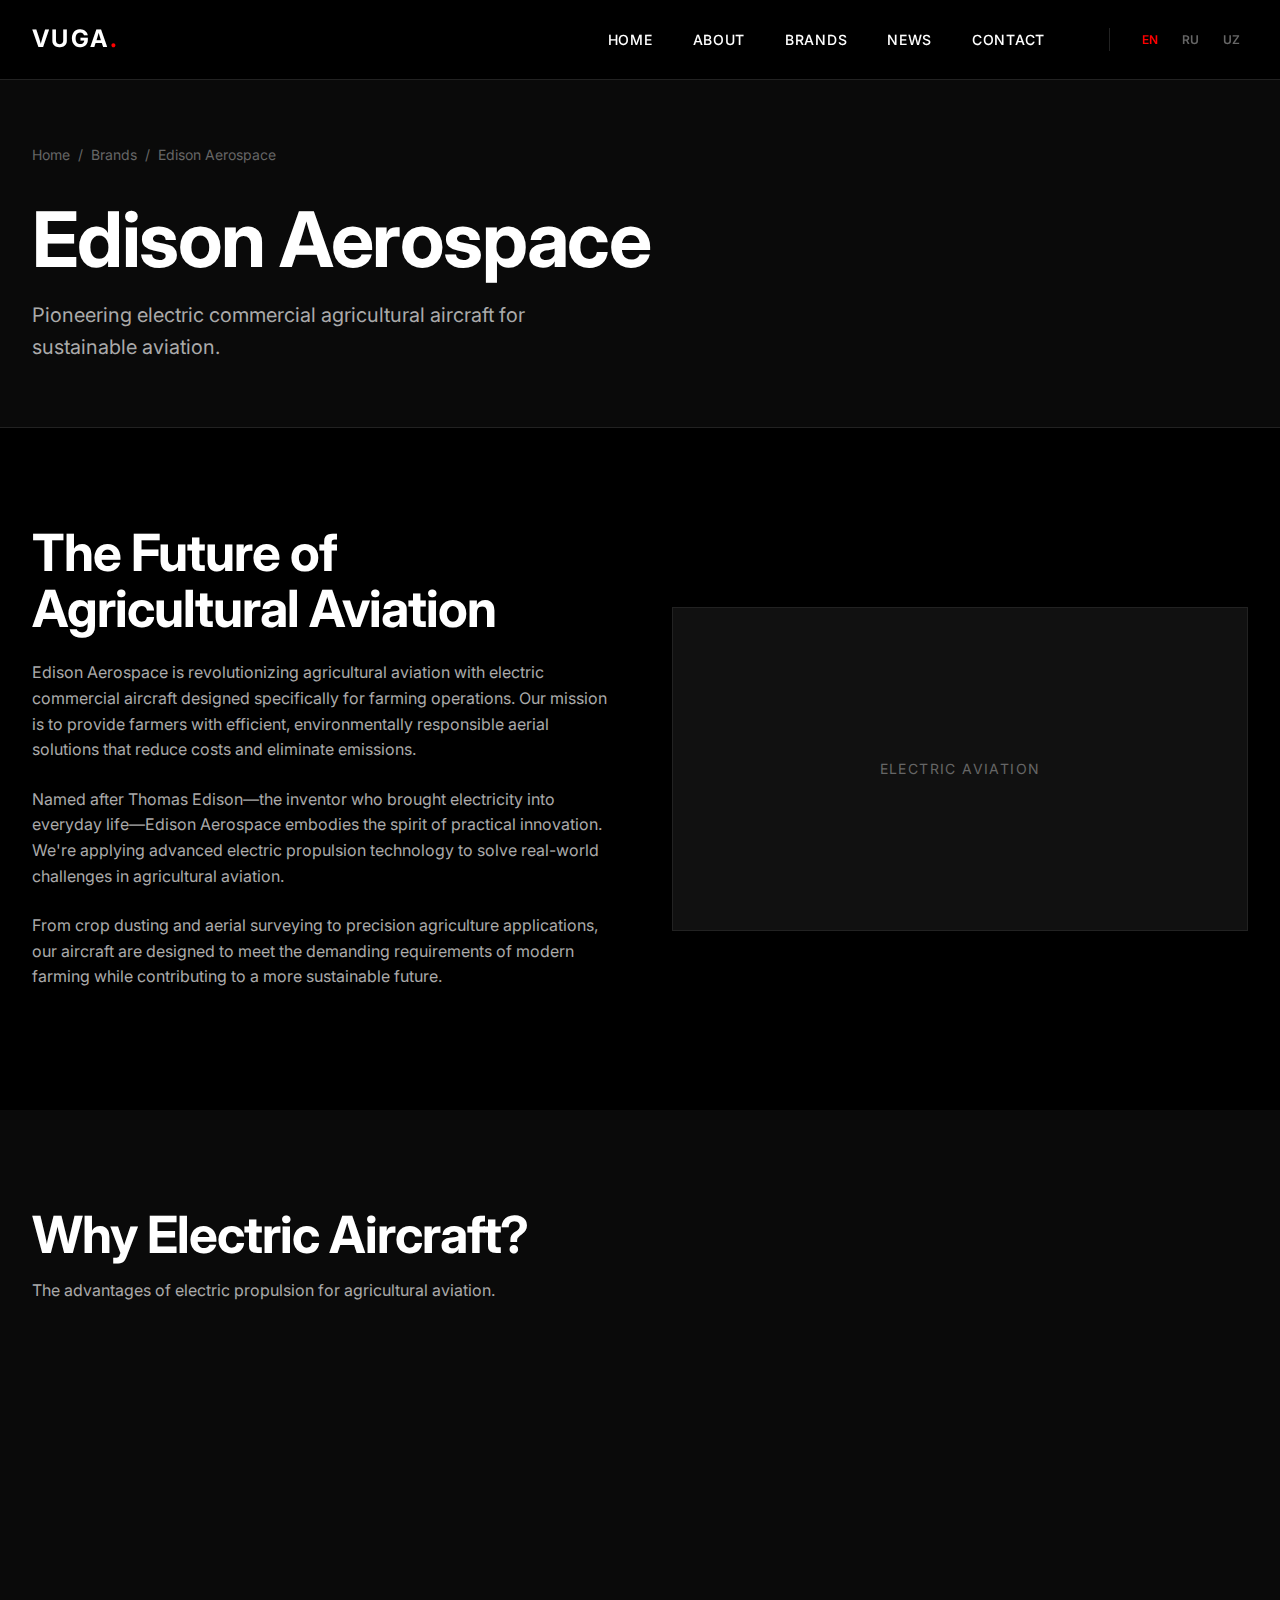
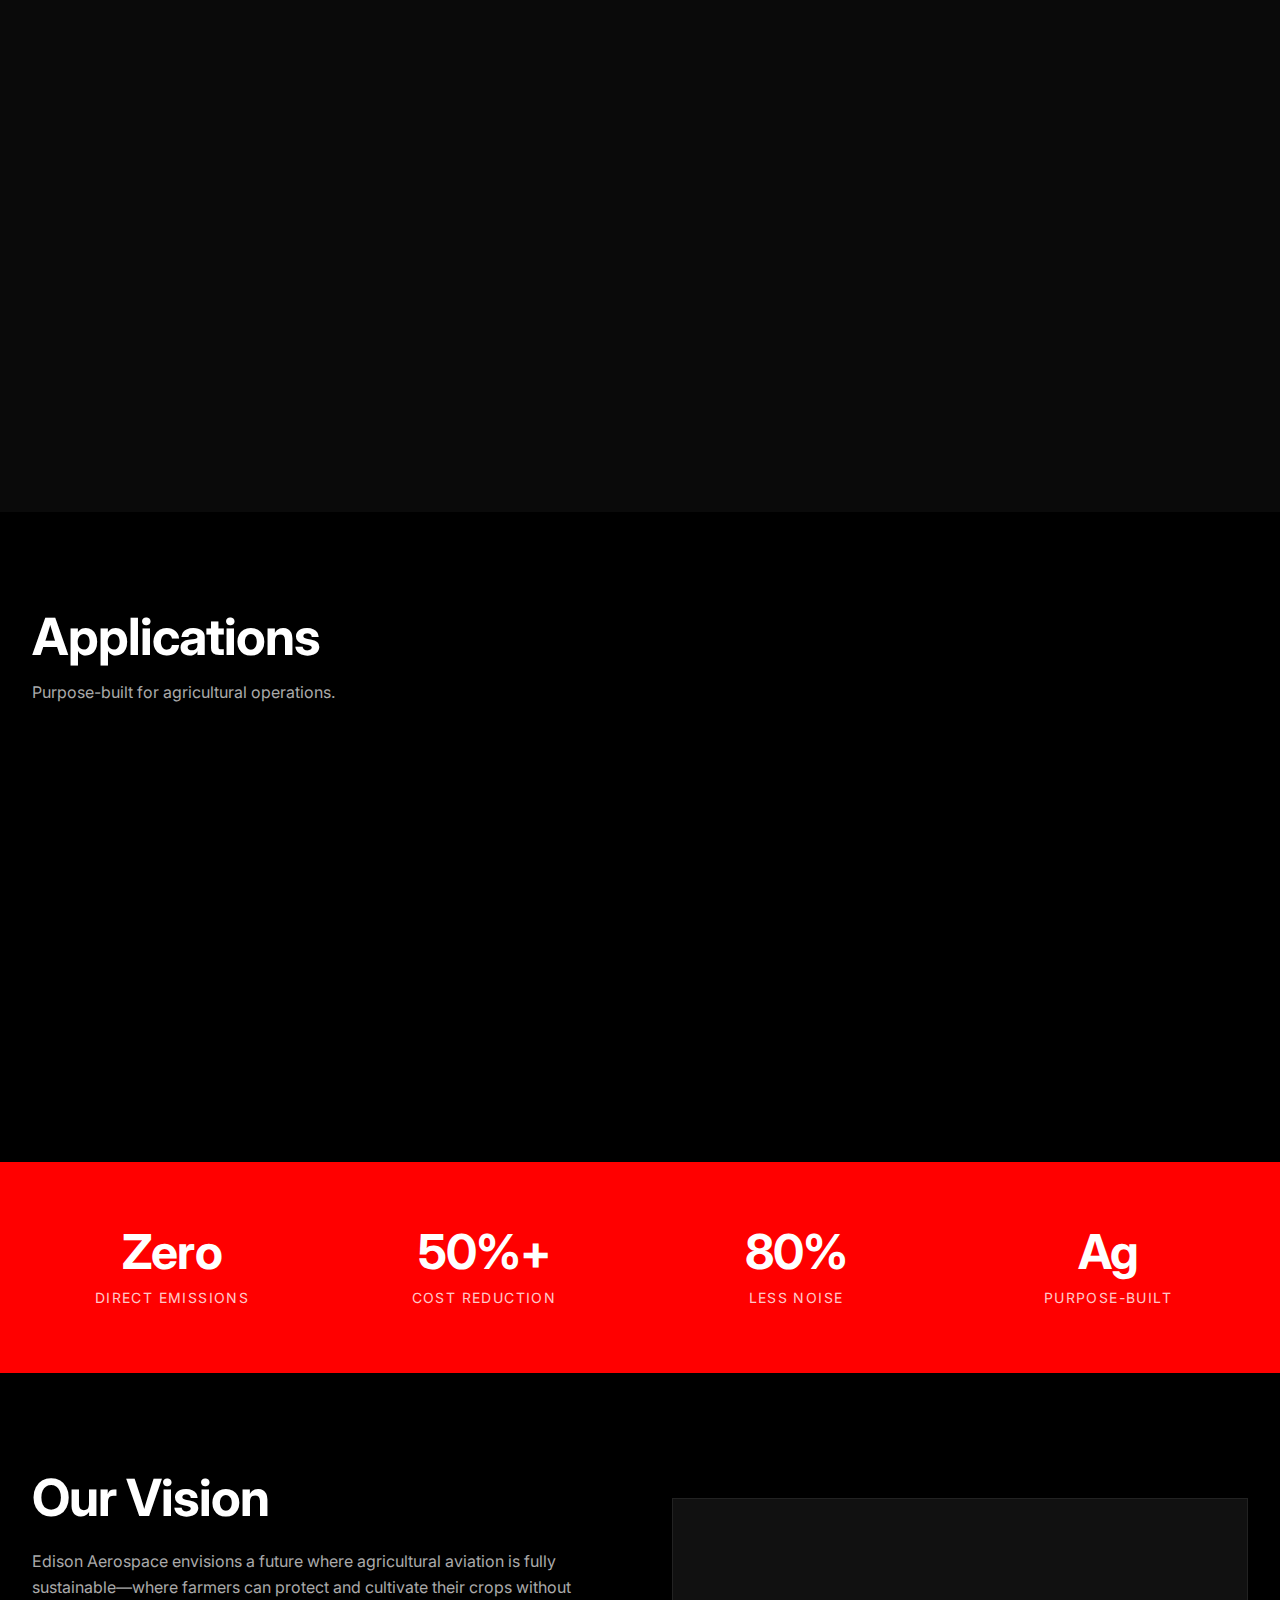
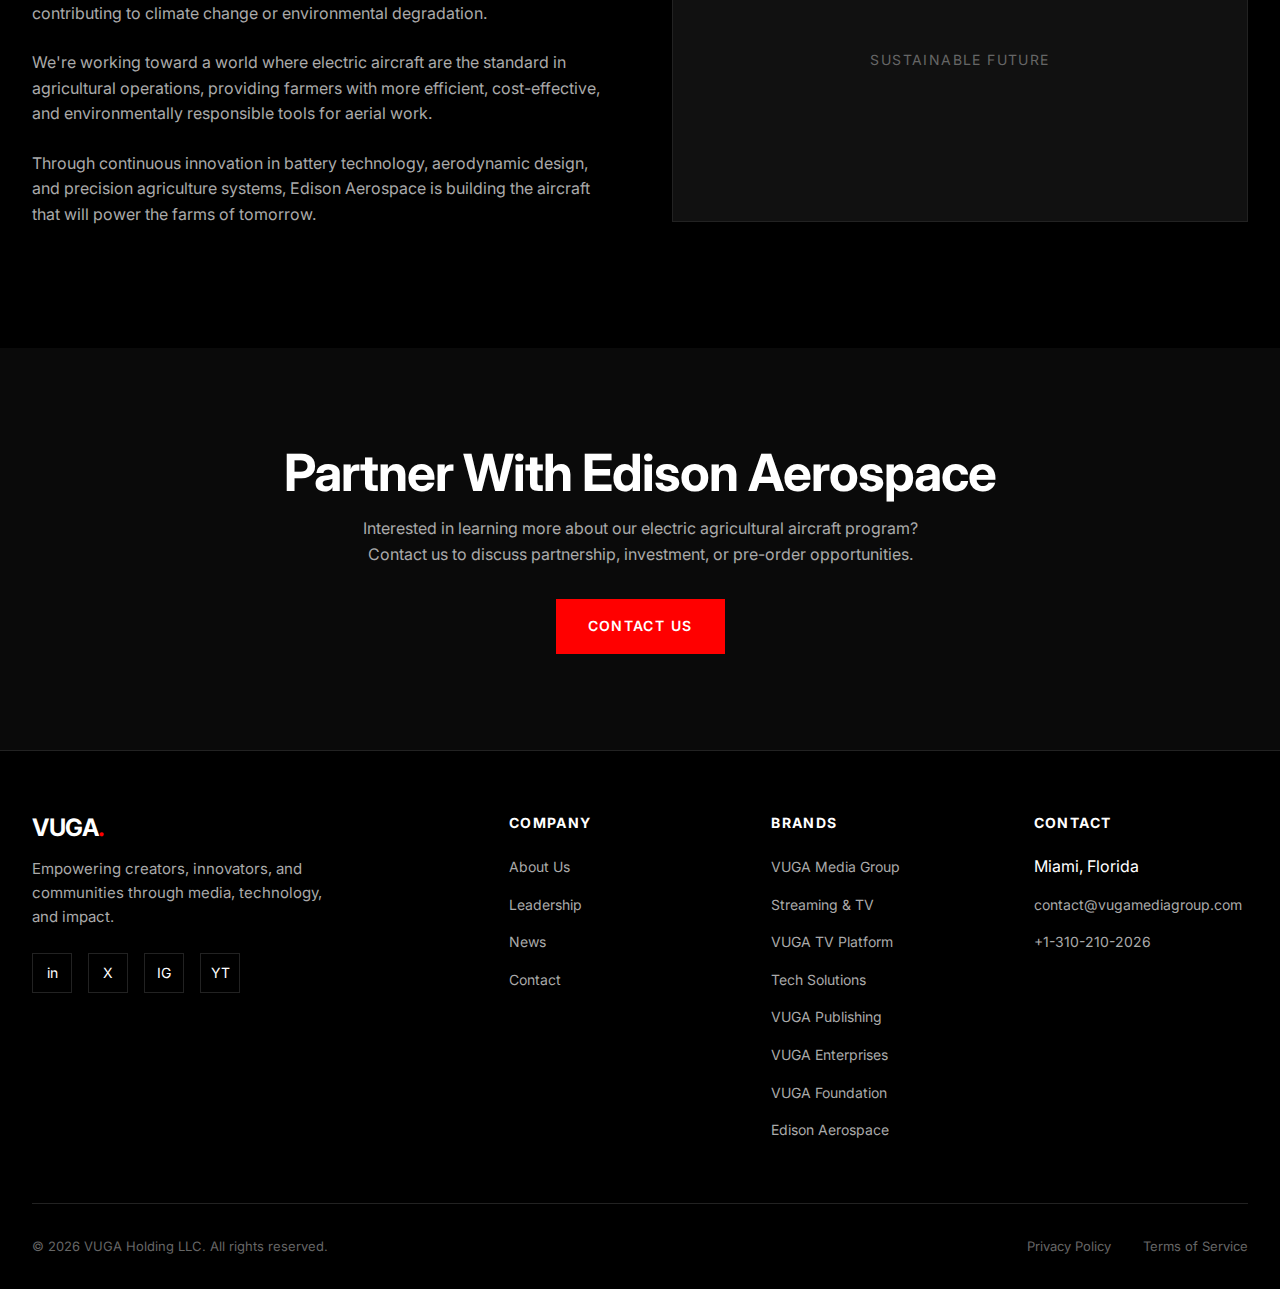
<file: brands/aerospace.html>
<!DOCTYPE html>
<html lang="en">
<head>
    <meta charset="UTF-8">
    <meta name="viewport" content="width=device-width, initial-scale=1.0">
    <meta name="description" content="Edison Aerospace - Electric commercial agricultural aircraft design and manufacturing for sustainable aviation.">
    <meta name="keywords" content="Edison Aerospace, electric aircraft, agricultural aviation, sustainable aviation, crop dusting, electric planes">
    <title>Edison Aerospace - VUGA Holding</title>
    <link rel="preconnect" href="https://fonts.googleapis.com">
    <link rel="preconnect" href="https://fonts.gstatic.com" crossorigin>
    <link href="https://fonts.googleapis.com/css2?family=Inter:wght@400;500;600;700;800&display=swap" rel="stylesheet">
    <link rel="stylesheet" href="../css/style.css">
    <link rel="icon" type="image/svg+xml" href="../images/favicon.svg">
</head>
<body>
    <!-- Header -->
    <header class="header">
        <div class="container header-inner">
            <a href="../index.html" class="logo">VUGA<span>.</span></a>
            <nav class="nav" id="nav">
                <ul class="nav-list">
                    <li><a href="../index.html" class="nav-link">Home</a></li>
                    <li><a href="../about.html" class="nav-link">About</a></li>
                    <li><a href="../brands.html" class="nav-link active">Brands</a></li>
                    <li><a href="../news.html" class="nav-link">News</a></li>
                    <li><a href="../contact.html" class="nav-link">Contact</a></li>
                </ul>
                <div class="lang-switcher">
                    <button class="lang-btn active" data-lang="en">EN</button>
                    <button class="lang-btn" data-lang="ru">RU</button>
                    <button class="lang-btn" data-lang="uz">UZ</button>
                </div>
            </nav>
            <button class="menu-toggle" id="menuToggle" aria-label="Toggle navigation">
                <span></span>
                <span></span>
                <span></span>
            </button>
        </div>
    </header>

    <!-- Page Header -->
    <section class="page-header">
        <div class="container">
            <div class="breadcrumb">
                <a href="../index.html">Home</a>
                <span>/</span>
                <a href="../brands.html">Brands</a>
                <span>/</span>
                <span>Edison Aerospace</span>
            </div>
            <h1>Edison Aerospace</h1>
            <p>Pioneering electric commercial agricultural aircraft for sustainable aviation.</p>
        </div>
    </section>

    <!-- Overview Section -->
    <section class="section">
        <div class="container">
            <div class="global-content">
                <div class="global-text">
                    <h2>The Future of Agricultural Aviation</h2>
                    <p>
                        Edison Aerospace is revolutionizing agricultural aviation with electric commercial aircraft designed specifically for farming operations. Our mission is to provide farmers with efficient, environmentally responsible aerial solutions that reduce costs and eliminate emissions.
                    </p>
                    <p>
                        Named after Thomas Edison—the inventor who brought electricity into everyday life—Edison Aerospace embodies the spirit of practical innovation. We're applying advanced electric propulsion technology to solve real-world challenges in agricultural aviation.
                    </p>
                    <p>
                        From crop dusting and aerial surveying to precision agriculture applications, our aircraft are designed to meet the demanding requirements of modern farming while contributing to a more sustainable future.
                    </p>
                </div>
                <div class="global-map">
                    <span class="map-placeholder">Electric Aviation</span>
                </div>
            </div>
        </div>
    </section>

    <!-- Advantages Section -->
    <section class="section" style="background-color: var(--color-bg-secondary);">
        <div class="container">
            <div class="section-header">
                <h2>Why Electric Aircraft?</h2>
                <p>The advantages of electric propulsion for agricultural aviation.</p>
            </div>
            <div class="brands-grid">
                <div class="brand-card">
                    <div class="brand-icon">ZE</div>
                    <h3>Zero Emissions</h3>
                    <p>Electric aircraft produce no direct emissions, supporting environmental stewardship and meeting growing sustainability requirements.</p>
                </div>
                <div class="brand-card">
                    <div class="brand-icon">LC</div>
                    <h3>Lower Operating Costs</h3>
                    <p>Electric propulsion significantly reduces fuel costs and requires less maintenance than traditional combustion engines.</p>
                </div>
                <div class="brand-card">
                    <div class="brand-icon">QO</div>
                    <h3>Quieter Operations</h3>
                    <p>Electric motors run much quieter than combustion engines, reducing noise pollution and enabling operations in noise-sensitive areas.</p>
                </div>
                <div class="brand-card">
                    <div class="brand-icon">RL</div>
                    <h3>Improved Reliability</h3>
                    <p>Fewer moving parts means increased reliability, less downtime, and more consistent performance over time.</p>
                </div>
                <div class="brand-card">
                    <div class="brand-icon">PA</div>
                    <h3>Precision Agriculture</h3>
                    <p>Advanced control systems enable precise application patterns, reducing waste and improving crop treatment effectiveness.</p>
                </div>
                <div class="brand-card">
                    <div class="brand-icon">SF</div>
                    <h3>Safer Operations</h3>
                    <p>No flammable fuel on board reduces fire risk, while electric systems offer improved pilot safety features.</p>
                </div>
            </div>
        </div>
    </section>

    <!-- Applications Section -->
    <section class="section">
        <div class="container">
            <div class="section-header">
                <h2>Applications</h2>
                <p>Purpose-built for agricultural operations.</p>
            </div>
            <div class="brands-grid">
                <div class="brand-card">
                    <div class="brand-icon">CD</div>
                    <h3>Crop Dusting</h3>
                    <p>Precision aerial application of pesticides, herbicides, and fertilizers with minimal environmental impact.</p>
                </div>
                <div class="brand-card">
                    <div class="brand-icon">AS</div>
                    <h3>Aerial Surveying</h3>
                    <p>Field mapping, crop health monitoring, and agricultural surveying with advanced sensor integration.</p>
                </div>
                <div class="brand-card">
                    <div class="brand-icon">SE</div>
                    <h3>Seeding Operations</h3>
                    <p>Efficient aerial seeding for large-scale agricultural operations and reforestation projects.</p>
                </div>
            </div>
        </div>
    </section>

    <!-- Stats Section -->
    <section class="stats-section">
        <div class="container">
            <div class="stats-grid">
                <div class="stat-item">
                    <h3>Zero</h3>
                    <p>Direct Emissions</p>
                </div>
                <div class="stat-item">
                    <h3>50%+</h3>
                    <p>Cost Reduction</p>
                </div>
                <div class="stat-item">
                    <h3>80%</h3>
                    <p>Less Noise</p>
                </div>
                <div class="stat-item">
                    <h3>Ag</h3>
                    <p>Purpose-Built</p>
                </div>
            </div>
        </div>
    </section>

    <!-- Vision Section -->
    <section class="section">
        <div class="container">
            <div class="global-content">
                <div class="global-text">
                    <h2>Our Vision</h2>
                    <p>
                        Edison Aerospace envisions a future where agricultural aviation is fully sustainable—where farmers can protect and cultivate their crops without contributing to climate change or environmental degradation.
                    </p>
                    <p>
                        We're working toward a world where electric aircraft are the standard in agricultural operations, providing farmers with more efficient, cost-effective, and environmentally responsible tools for aerial work.
                    </p>
                    <p>
                        Through continuous innovation in battery technology, aerodynamic design, and precision agriculture systems, Edison Aerospace is building the aircraft that will power the farms of tomorrow.
                    </p>
                </div>
                <div class="global-map">
                    <span class="map-placeholder">Sustainable Future</span>
                </div>
            </div>
        </div>
    </section>

    <!-- CTA Section -->
    <section class="section" style="background-color: var(--color-bg-secondary);">
        <div class="container text-center">
            <h2>Partner With Edison Aerospace</h2>
            <p style="margin: 1rem auto 2rem; max-width: 600px;">Interested in learning more about our electric agricultural aircraft program? Contact us to discuss partnership, investment, or pre-order opportunities.</p>
            <a href="../contact.html" class="btn btn-primary">Contact Us</a>
        </div>
    </section>

    <!-- Footer -->
    <footer class="footer">
        <div class="container">
            <div class="footer-grid">
                <div class="footer-brand">
                    <h3>VUGA<span>.</span></h3>
                    <p>Empowering creators, innovators, and communities through media, technology, and impact.</p>
                    <div class="footer-social">
                        <a href="#" class="social-link" aria-label="LinkedIn">in</a>
                        <a href="#" class="social-link" aria-label="Twitter">X</a>
                        <a href="#" class="social-link" aria-label="Instagram">IG</a>
                        <a href="#" class="social-link" aria-label="YouTube">YT</a>
                    </div>
                </div>
                <div class="footer-column">
                    <h4>Company</h4>
                    <ul class="footer-links">
                        <li><a href="../about.html">About Us</a></li>
                        <li><a href="../about.html#leadership">Leadership</a></li>
                        <li><a href="../news.html">News</a></li>
                        <li><a href="../contact.html">Contact</a></li>
                    </ul>
                </div>
                <div class="footer-column">
                    <h4>Brands</h4>
                    <ul class="footer-links">
                        <li><a href="media-group.html">VUGA Media Group</a></li>
                        <li><a href="streaming.html">Streaming & TV</a></li>
                        <li><a href="ott-platform.html">VUGA TV Platform</a></li>
                        <li><a href="tech-solutions.html">Tech Solutions</a></li>
                        <li><a href="publishing.html">VUGA Publishing</a></li>
                        <li><a href="enterprises.html">VUGA Enterprises</a></li>
                        <li><a href="foundation.html">VUGA Foundation</a></li>
                        <li><a href="aerospace.html">Edison Aerospace</a></li>
                    </ul>
                </div>
                <div class="footer-column">
                    <h4>Contact</h4>
                    <ul class="footer-links">
                        <li>Miami, Florida</li>
                        <li><a href="mailto:contact@vugamediagroup.com">contact@vugamediagroup.com</a></li>
                        <li><a href="tel:+13102102026">+1-310-210-2026</a></li>
                    </ul>
                </div>
            </div>
            <div class="footer-bottom">
                <p class="footer-copyright">&copy; 2026 VUGA Holding LLC. All rights reserved.</p>
                <div class="footer-legal">
                    <a href="#">Privacy Policy</a>
                    <a href="#">Terms of Service</a>
                </div>
            </div>
        </div>
    </footer>

    <script src="../js/main.js"></script>
</body>
</html>
</file>
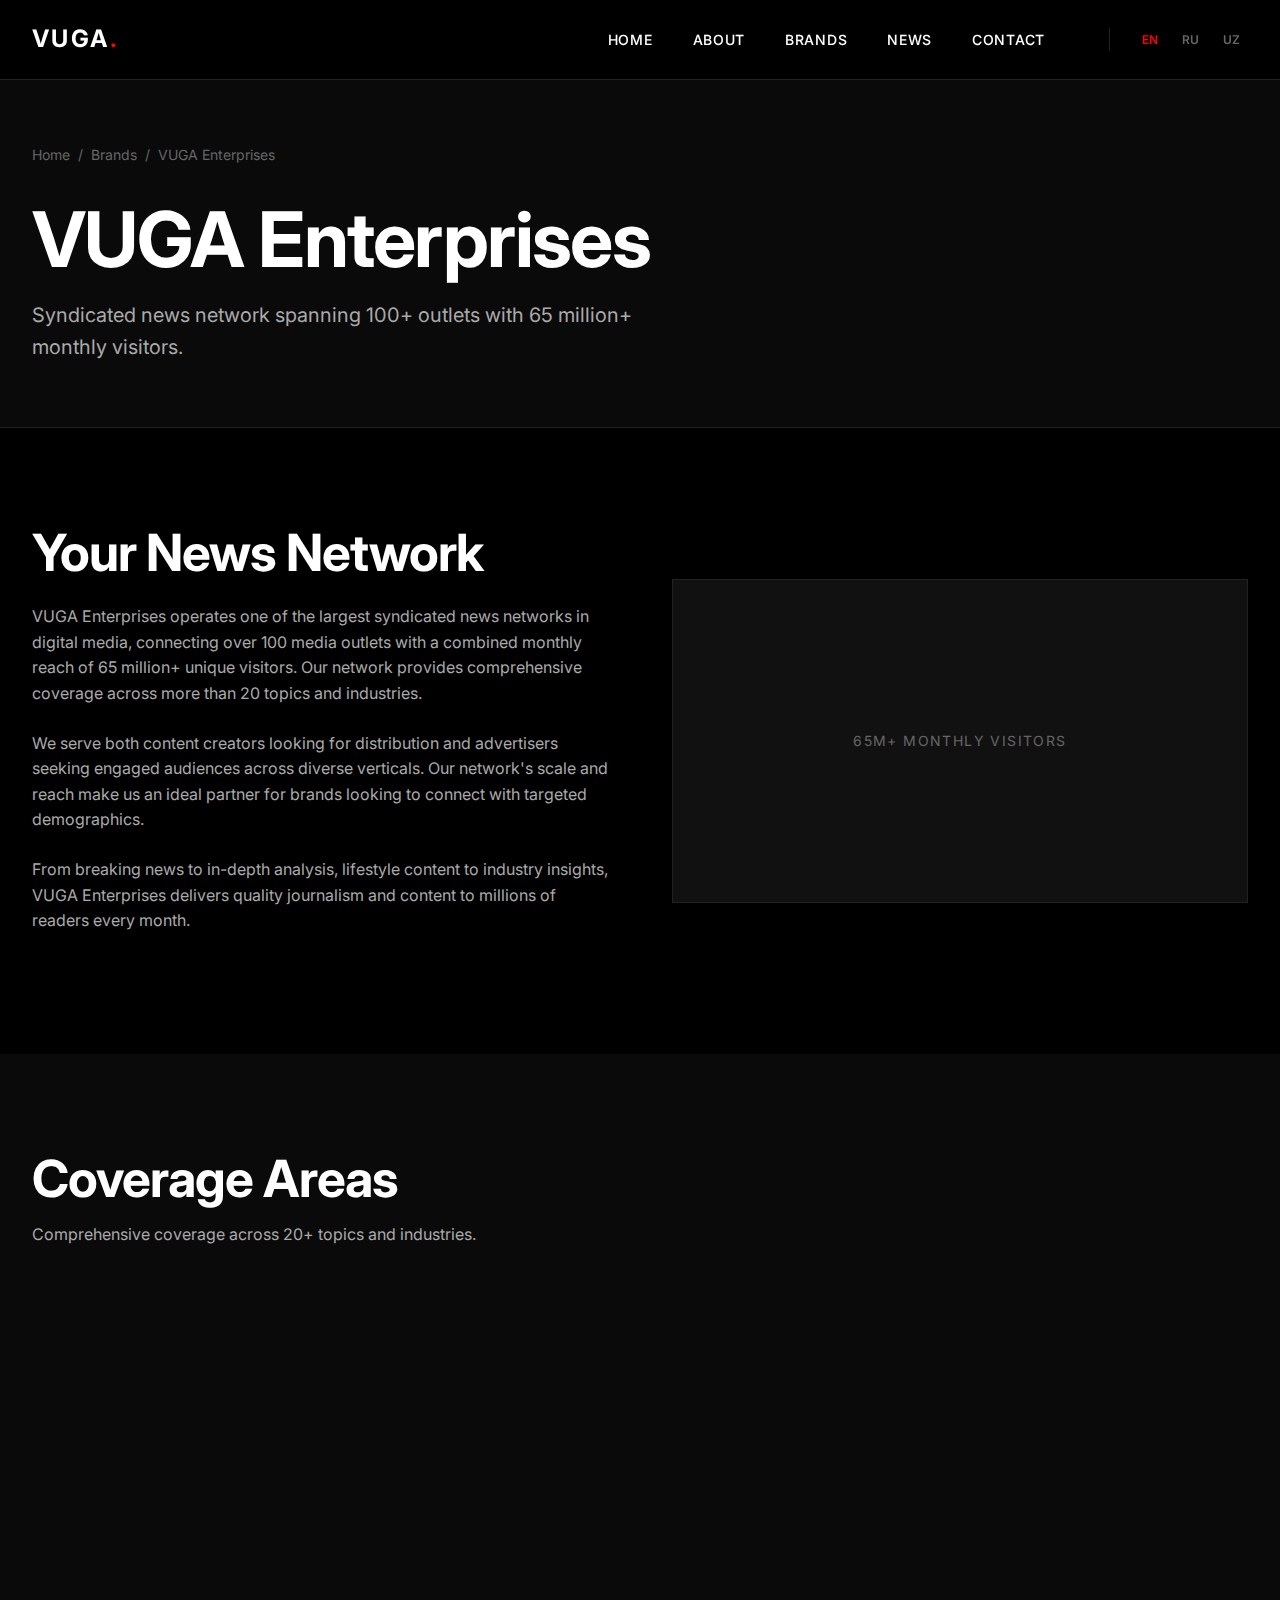
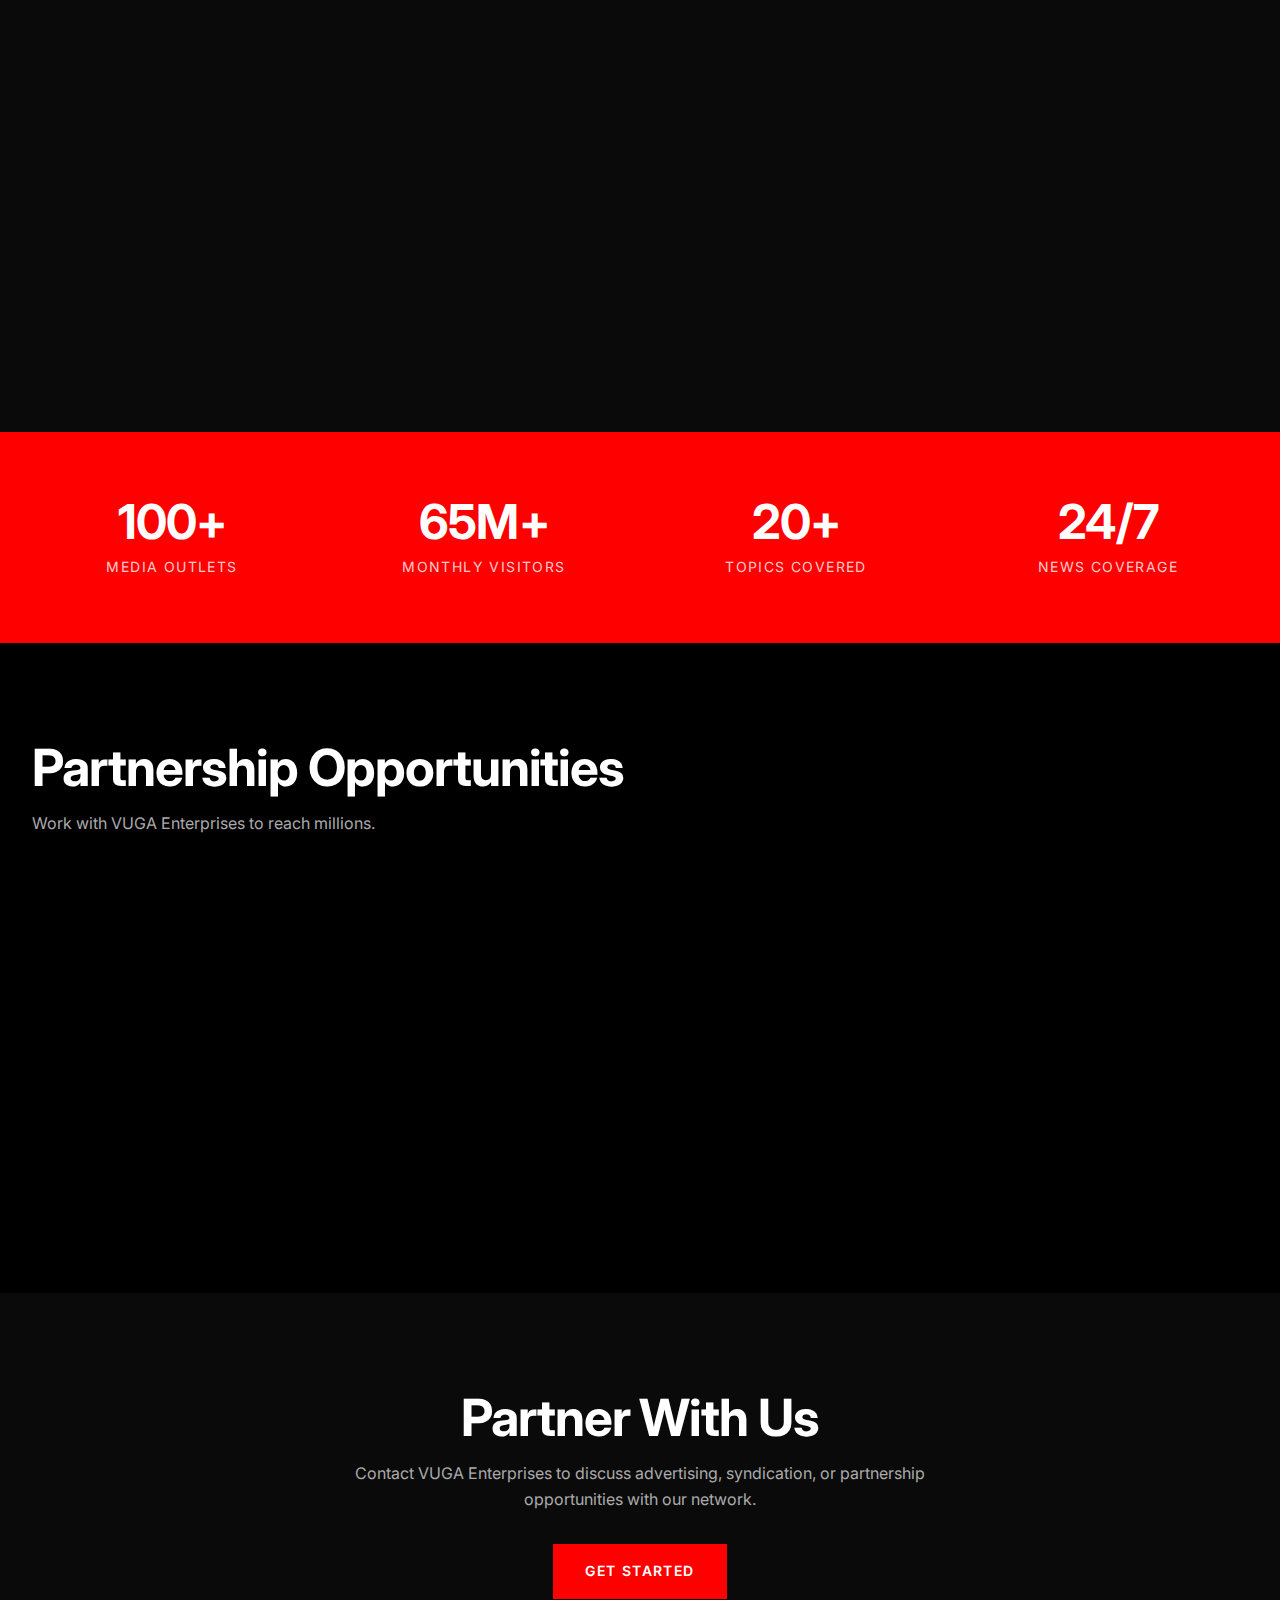
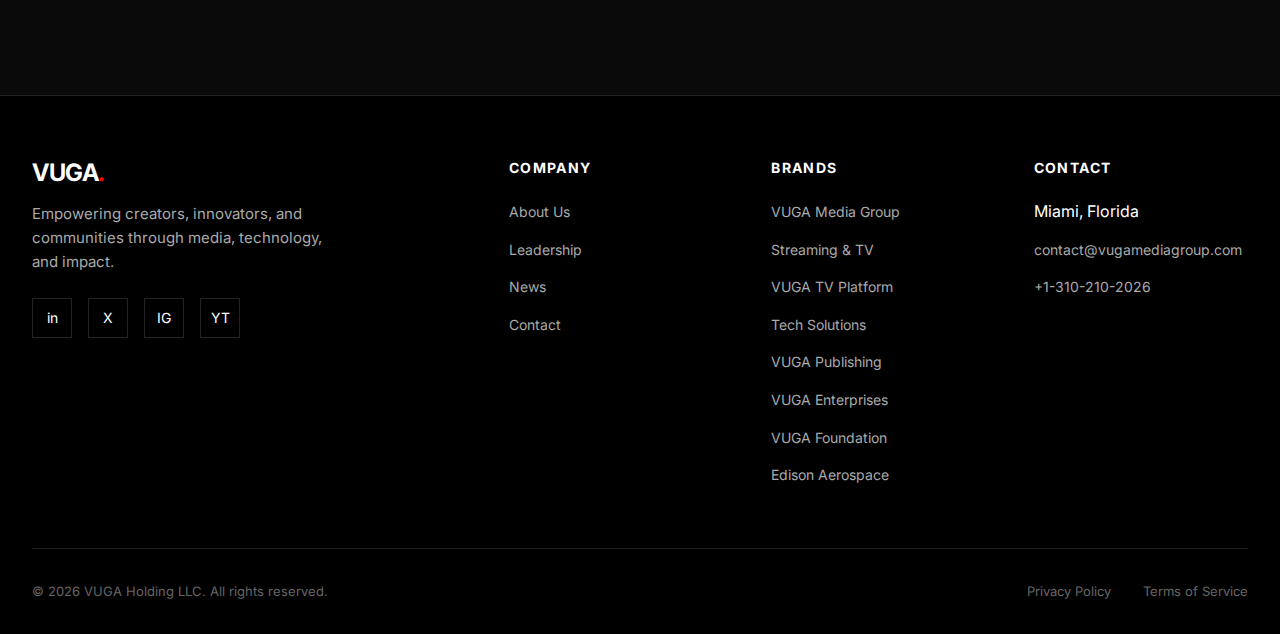
<file: brands/enterprises.html>
<!DOCTYPE html>
<html lang="en">
<head>
    <meta charset="UTF-8">
    <meta name="viewport" content="width=device-width, initial-scale=1.0">
    <meta name="description" content="VUGA Enterprises - Syndicated news network spanning 100+ outlets with 65M+ monthly visitors.">
    <meta name="keywords" content="VUGA Enterprises, news network, syndicated news, digital media, content distribution">
    <title>VUGA Enterprises - VUGA Holding</title>
    <link rel="preconnect" href="https://fonts.googleapis.com">
    <link rel="preconnect" href="https://fonts.gstatic.com" crossorigin>
    <link href="https://fonts.googleapis.com/css2?family=Inter:wght@400;500;600;700;800&display=swap" rel="stylesheet">
    <link rel="stylesheet" href="../css/style.css">
    <link rel="icon" type="image/svg+xml" href="../images/favicon.svg">
</head>
<body>
    <!-- Header -->
    <header class="header">
        <div class="container header-inner">
            <a href="../index.html" class="logo">VUGA<span>.</span></a>
            <nav class="nav" id="nav">
                <ul class="nav-list">
                    <li><a href="../index.html" class="nav-link">Home</a></li>
                    <li><a href="../about.html" class="nav-link">About</a></li>
                    <li><a href="../brands.html" class="nav-link active">Brands</a></li>
                    <li><a href="../news.html" class="nav-link">News</a></li>
                    <li><a href="../contact.html" class="nav-link">Contact</a></li>
                </ul>
                <div class="lang-switcher">
                    <button class="lang-btn active" data-lang="en">EN</button>
                    <button class="lang-btn" data-lang="ru">RU</button>
                    <button class="lang-btn" data-lang="uz">UZ</button>
                </div>
            </nav>
            <button class="menu-toggle" id="menuToggle" aria-label="Toggle navigation">
                <span></span>
                <span></span>
                <span></span>
            </button>
        </div>
    </header>

    <!-- Page Header -->
    <section class="page-header">
        <div class="container">
            <div class="breadcrumb">
                <a href="../index.html">Home</a>
                <span>/</span>
                <a href="../brands.html">Brands</a>
                <span>/</span>
                <span>VUGA Enterprises</span>
            </div>
            <h1>VUGA Enterprises</h1>
            <p>Syndicated news network spanning 100+ outlets with 65 million+ monthly visitors.</p>
        </div>
    </section>

    <!-- Overview Section -->
    <section class="section">
        <div class="container">
            <div class="global-content">
                <div class="global-text">
                    <h2>Your News Network</h2>
                    <p>
                        VUGA Enterprises operates one of the largest syndicated news networks in digital media, connecting over 100 media outlets with a combined monthly reach of 65 million+ unique visitors. Our network provides comprehensive coverage across more than 20 topics and industries.
                    </p>
                    <p>
                        We serve both content creators looking for distribution and advertisers seeking engaged audiences across diverse verticals. Our network's scale and reach make us an ideal partner for brands looking to connect with targeted demographics.
                    </p>
                    <p>
                        From breaking news to in-depth analysis, lifestyle content to industry insights, VUGA Enterprises delivers quality journalism and content to millions of readers every month.
                    </p>
                </div>
                <div class="global-map">
                    <span class="map-placeholder">65M+ Monthly Visitors</span>
                </div>
            </div>
        </div>
    </section>

    <!-- Coverage Section -->
    <section class="section" style="background-color: var(--color-bg-secondary);">
        <div class="container">
            <div class="section-header">
                <h2>Coverage Areas</h2>
                <p>Comprehensive coverage across 20+ topics and industries.</p>
            </div>
            <div class="brands-grid">
                <div class="brand-card">
                    <div class="brand-icon">BZ</div>
                    <h3>Business & Finance</h3>
                    <p>Market analysis, business news, startup coverage, and financial insights for professionals and investors.</p>
                </div>
                <div class="brand-card">
                    <div class="brand-icon">TC</div>
                    <h3>Technology</h3>
                    <p>Latest in tech innovation, product launches, industry trends, and digital transformation stories.</p>
                </div>
                <div class="brand-card">
                    <div class="brand-icon">EN</div>
                    <h3>Entertainment</h3>
                    <p>Celebrity news, film and television coverage, music industry updates, and cultural commentary.</p>
                </div>
                <div class="brand-card">
                    <div class="brand-icon">LF</div>
                    <h3>Lifestyle</h3>
                    <p>Travel, food, fashion, wellness, and lifestyle content for modern audiences.</p>
                </div>
                <div class="brand-card">
                    <div class="brand-icon">SP</div>
                    <h3>Sports</h3>
                    <p>Sports news, game coverage, athlete profiles, and industry analysis across major leagues.</p>
                </div>
                <div class="brand-card">
                    <div class="brand-icon">HL</div>
                    <h3>Health & Wellness</h3>
                    <p>Healthcare news, wellness trends, medical breakthroughs, and health industry coverage.</p>
                </div>
            </div>
        </div>
    </section>

    <!-- Stats Section -->
    <section class="stats-section">
        <div class="container">
            <div class="stats-grid">
                <div class="stat-item">
                    <h3>100+</h3>
                    <p>Media Outlets</p>
                </div>
                <div class="stat-item">
                    <h3>65M+</h3>
                    <p>Monthly Visitors</p>
                </div>
                <div class="stat-item">
                    <h3>20+</h3>
                    <p>Topics Covered</p>
                </div>
                <div class="stat-item">
                    <h3>24/7</h3>
                    <p>News Coverage</p>
                </div>
            </div>
        </div>
    </section>

    <!-- Partnership Section -->
    <section class="section">
        <div class="container">
            <div class="section-header">
                <h2>Partnership Opportunities</h2>
                <p>Work with VUGA Enterprises to reach millions.</p>
            </div>
            <div class="brands-grid">
                <div class="brand-card">
                    <div class="brand-icon">AD</div>
                    <h3>Advertising</h3>
                    <p>Display, native, and sponsored content opportunities across our network of 100+ outlets reaching 65M+ monthly visitors.</p>
                </div>
                <div class="brand-card">
                    <div class="brand-icon">SY</div>
                    <h3>Content Syndication</h3>
                    <p>Distribute your content across our network to reach new audiences and expand your digital footprint.</p>
                </div>
                <div class="brand-card">
                    <div class="brand-icon">PR</div>
                    <h3>Press Distribution</h3>
                    <p>Amplify your press releases and announcements through strategic placement across relevant outlets.</p>
                </div>
            </div>
        </div>
    </section>

    <!-- CTA Section -->
    <section class="section" style="background-color: var(--color-bg-secondary);">
        <div class="container text-center">
            <h2>Partner With Us</h2>
            <p style="margin: 1rem auto 2rem; max-width: 600px;">Contact VUGA Enterprises to discuss advertising, syndication, or partnership opportunities with our network.</p>
            <a href="../contact.html" class="btn btn-primary">Get Started</a>
        </div>
    </section>

    <!-- Footer -->
    <footer class="footer">
        <div class="container">
            <div class="footer-grid">
                <div class="footer-brand">
                    <h3>VUGA<span>.</span></h3>
                    <p>Empowering creators, innovators, and communities through media, technology, and impact.</p>
                    <div class="footer-social">
                        <a href="#" class="social-link" aria-label="LinkedIn">in</a>
                        <a href="#" class="social-link" aria-label="Twitter">X</a>
                        <a href="#" class="social-link" aria-label="Instagram">IG</a>
                        <a href="#" class="social-link" aria-label="YouTube">YT</a>
                    </div>
                </div>
                <div class="footer-column">
                    <h4>Company</h4>
                    <ul class="footer-links">
                        <li><a href="../about.html">About Us</a></li>
                        <li><a href="../about.html#leadership">Leadership</a></li>
                        <li><a href="../news.html">News</a></li>
                        <li><a href="../contact.html">Contact</a></li>
                    </ul>
                </div>
                <div class="footer-column">
                    <h4>Brands</h4>
                    <ul class="footer-links">
                        <li><a href="media-group.html">VUGA Media Group</a></li>
                        <li><a href="streaming.html">Streaming & TV</a></li>
                        <li><a href="ott-platform.html">VUGA TV Platform</a></li>
                        <li><a href="tech-solutions.html">Tech Solutions</a></li>
                        <li><a href="publishing.html">VUGA Publishing</a></li>
                        <li><a href="enterprises.html">VUGA Enterprises</a></li>
                        <li><a href="foundation.html">VUGA Foundation</a></li>
                        <li><a href="aerospace.html">Edison Aerospace</a></li>
                    </ul>
                </div>
                <div class="footer-column">
                    <h4>Contact</h4>
                    <ul class="footer-links">
                        <li>Miami, Florida</li>
                        <li><a href="mailto:contact@vugamediagroup.com">contact@vugamediagroup.com</a></li>
                        <li><a href="tel:+13102102026">+1-310-210-2026</a></li>
                    </ul>
                </div>
            </div>
            <div class="footer-bottom">
                <p class="footer-copyright">&copy; 2026 VUGA Holding LLC. All rights reserved.</p>
                <div class="footer-legal">
                    <a href="#">Privacy Policy</a>
                    <a href="#">Terms of Service</a>
                </div>
            </div>
        </div>
    </footer>

    <script src="../js/main.js"></script>
</body>
</html>
</file>
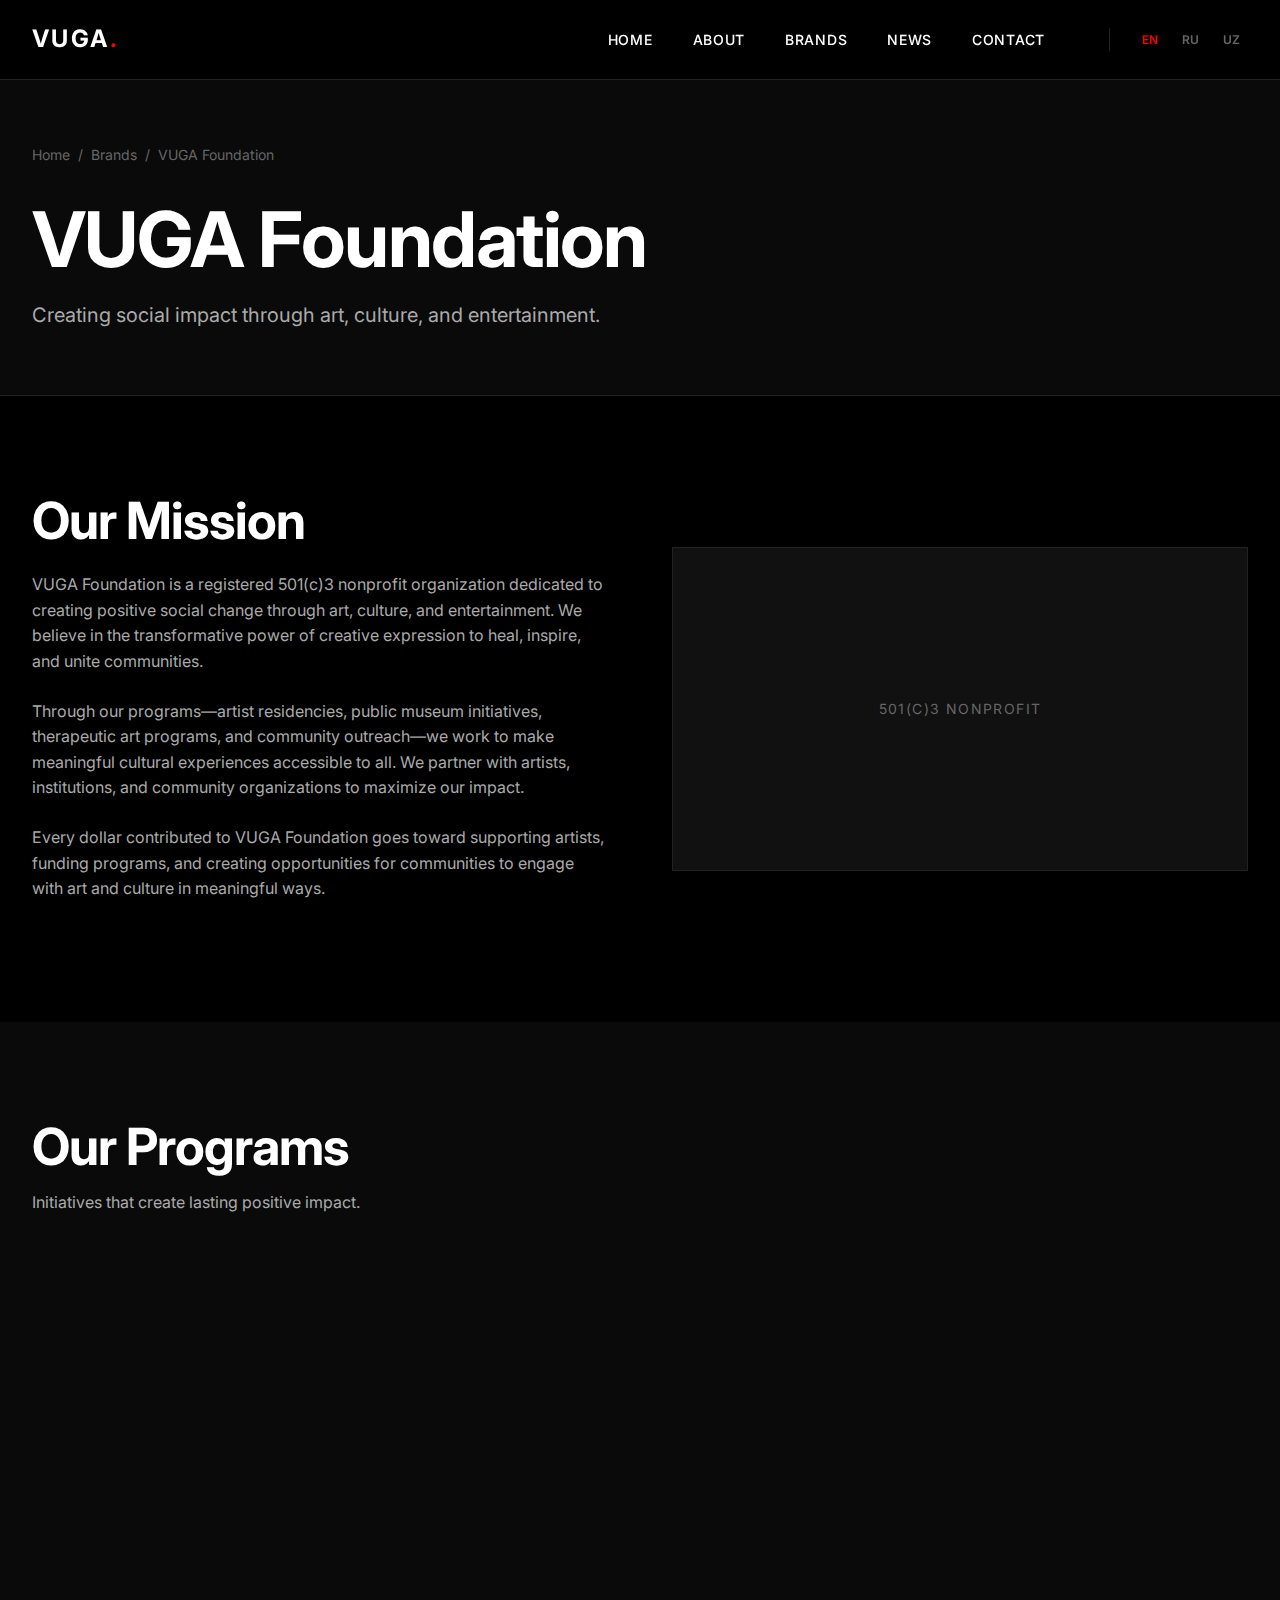
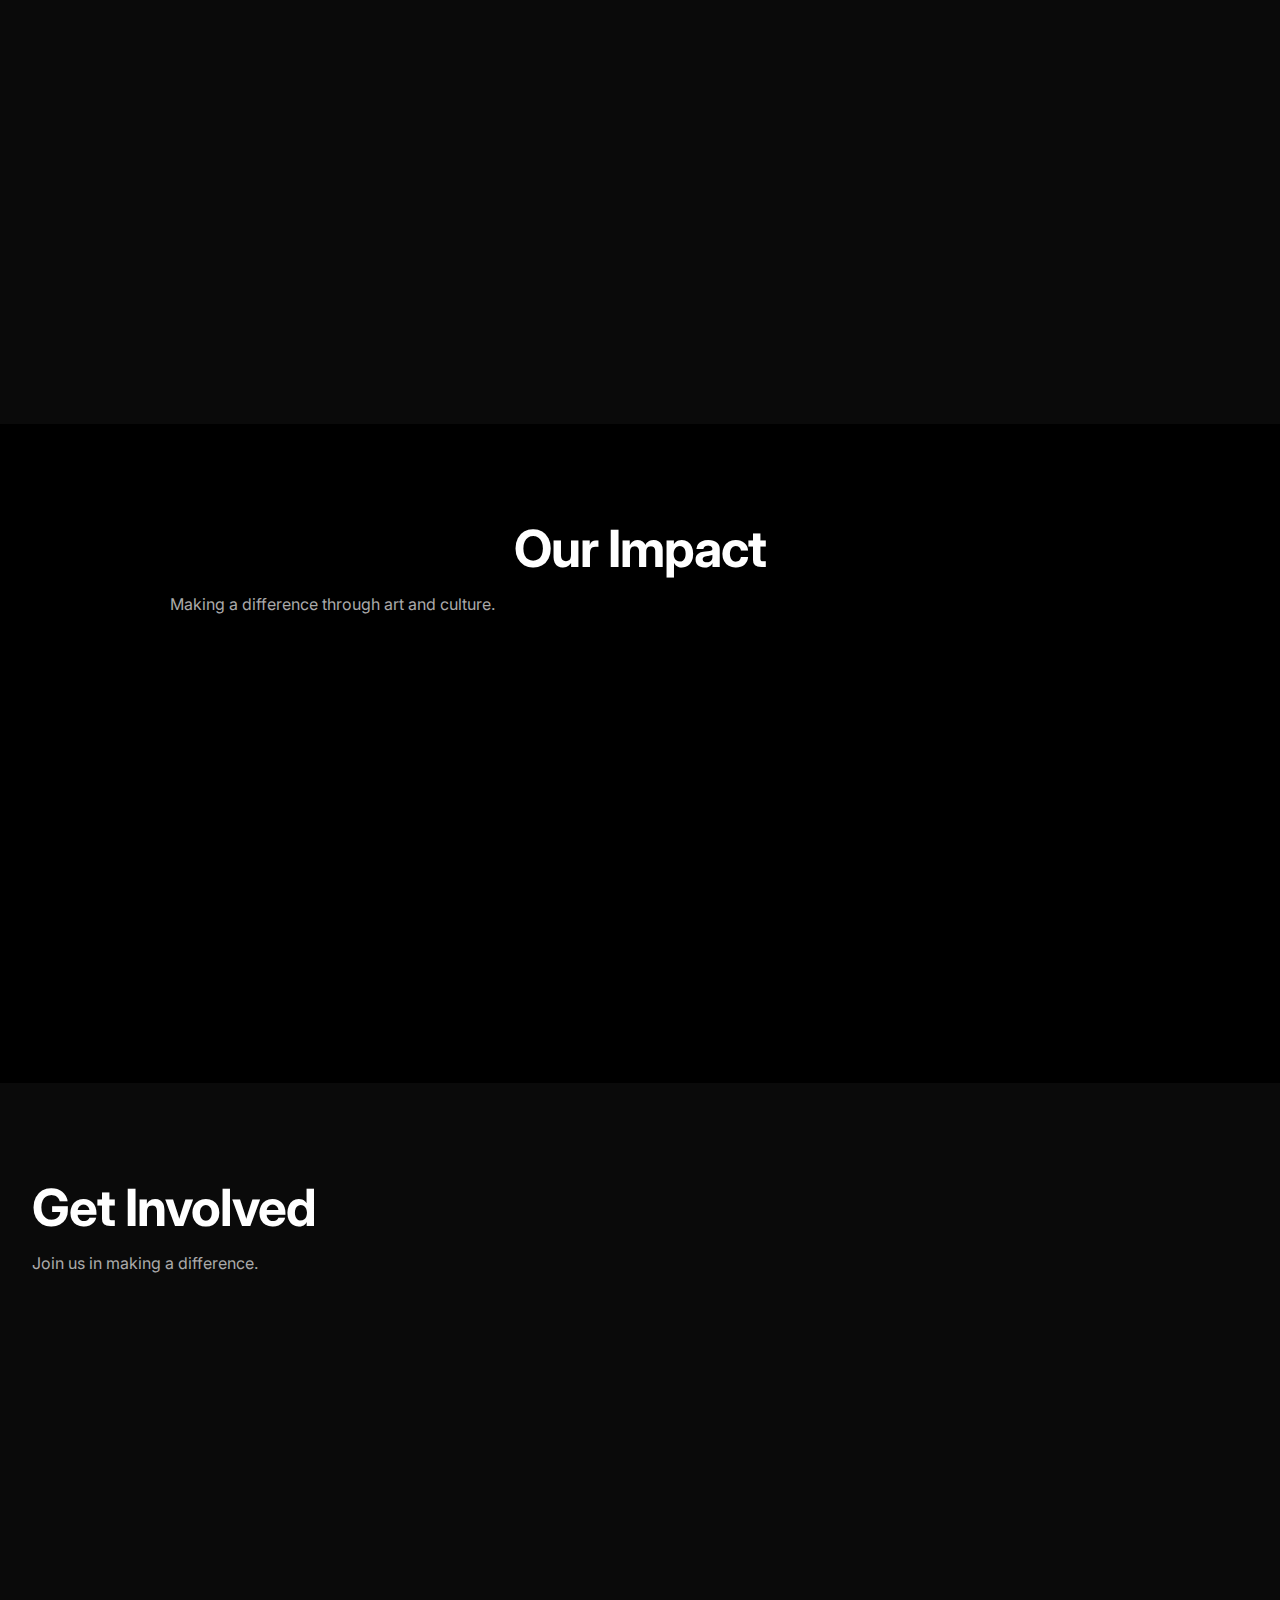
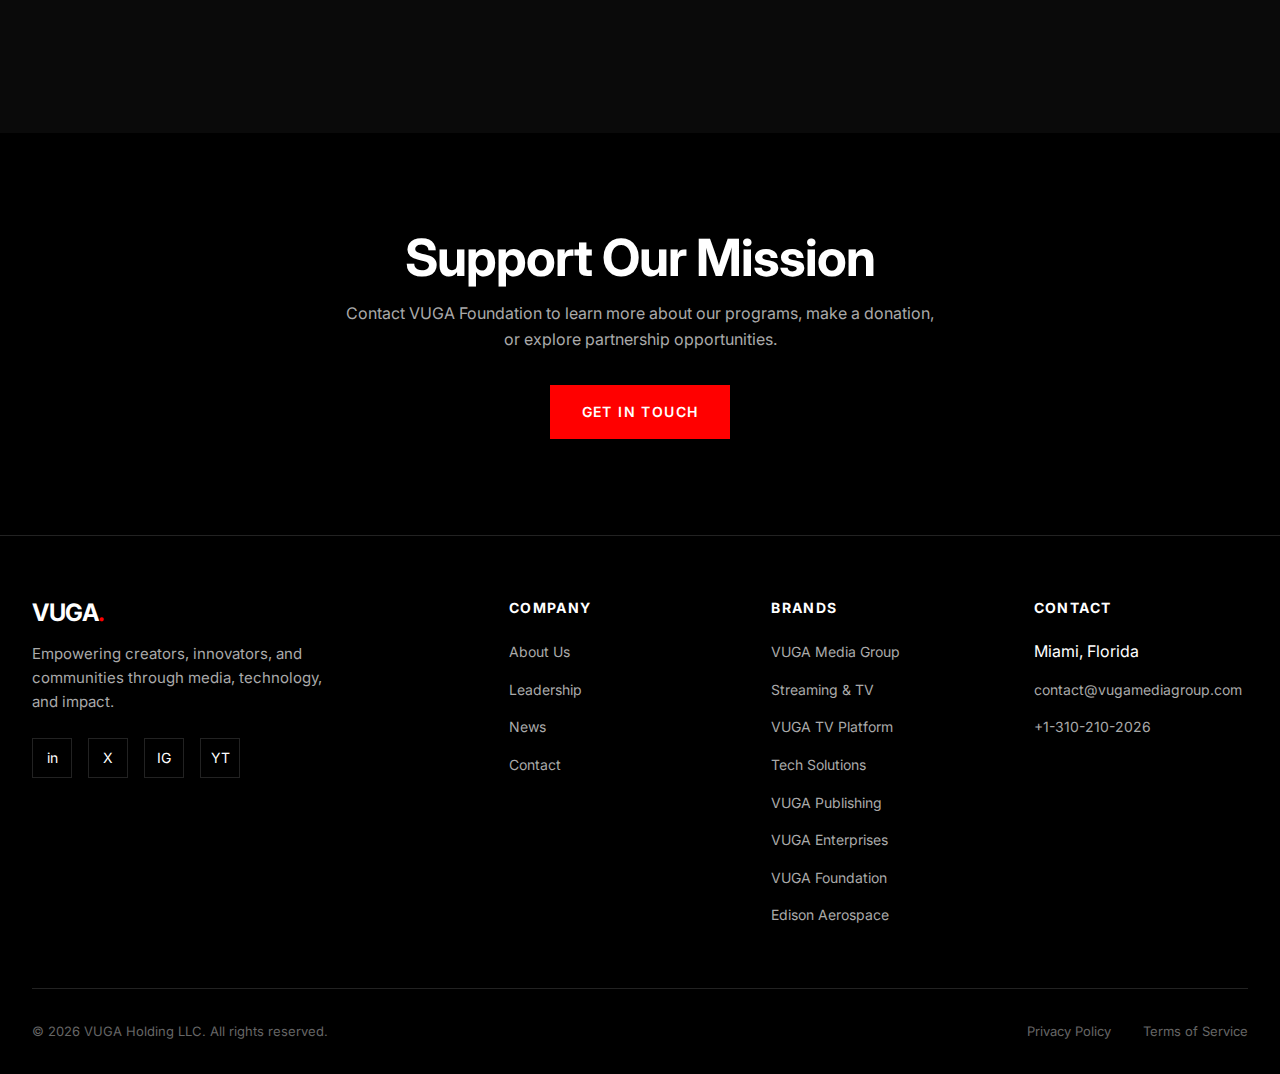
<file: brands/foundation.html>
<!DOCTYPE html>
<html lang="en">
<head>
    <meta charset="UTF-8">
    <meta name="viewport" content="width=device-width, initial-scale=1.0">
    <meta name="description" content="VUGA Foundation - 501(c)3 nonprofit for art residencies, public museums, therapy programs, and social impact through entertainment.">
    <meta name="keywords" content="VUGA Foundation, nonprofit, 501c3, art residency, museum, therapy, social impact">
    <title>VUGA Foundation - VUGA Holding</title>
    <link rel="preconnect" href="https://fonts.googleapis.com">
    <link rel="preconnect" href="https://fonts.gstatic.com" crossorigin>
    <link href="https://fonts.googleapis.com/css2?family=Inter:wght@400;500;600;700;800&display=swap" rel="stylesheet">
    <link rel="stylesheet" href="../css/style.css">
    <link rel="icon" type="image/svg+xml" href="../images/favicon.svg">
</head>
<body>
    <!-- Header -->
    <header class="header">
        <div class="container header-inner">
            <a href="../index.html" class="logo">VUGA<span>.</span></a>
            <nav class="nav" id="nav">
                <ul class="nav-list">
                    <li><a href="../index.html" class="nav-link">Home</a></li>
                    <li><a href="../about.html" class="nav-link">About</a></li>
                    <li><a href="../brands.html" class="nav-link active">Brands</a></li>
                    <li><a href="../news.html" class="nav-link">News</a></li>
                    <li><a href="../contact.html" class="nav-link">Contact</a></li>
                </ul>
                <div class="lang-switcher">
                    <button class="lang-btn active" data-lang="en">EN</button>
                    <button class="lang-btn" data-lang="ru">RU</button>
                    <button class="lang-btn" data-lang="uz">UZ</button>
                </div>
            </nav>
            <button class="menu-toggle" id="menuToggle" aria-label="Toggle navigation">
                <span></span>
                <span></span>
                <span></span>
            </button>
        </div>
    </header>

    <!-- Page Header -->
    <section class="page-header">
        <div class="container">
            <div class="breadcrumb">
                <a href="../index.html">Home</a>
                <span>/</span>
                <a href="../brands.html">Brands</a>
                <span>/</span>
                <span>VUGA Foundation</span>
            </div>
            <h1>VUGA Foundation</h1>
            <p>Creating social impact through art, culture, and entertainment.</p>
        </div>
    </section>

    <!-- Overview Section -->
    <section class="section">
        <div class="container">
            <div class="global-content">
                <div class="global-text">
                    <h2>Our Mission</h2>
                    <p>
                        VUGA Foundation is a registered 501(c)3 nonprofit organization dedicated to creating positive social change through art, culture, and entertainment. We believe in the transformative power of creative expression to heal, inspire, and unite communities.
                    </p>
                    <p>
                        Through our programs—artist residencies, public museum initiatives, therapeutic art programs, and community outreach—we work to make meaningful cultural experiences accessible to all. We partner with artists, institutions, and community organizations to maximize our impact.
                    </p>
                    <p>
                        Every dollar contributed to VUGA Foundation goes toward supporting artists, funding programs, and creating opportunities for communities to engage with art and culture in meaningful ways.
                    </p>
                </div>
                <div class="global-map">
                    <span class="map-placeholder">501(c)3 Nonprofit</span>
                </div>
            </div>
        </div>
    </section>

    <!-- Programs Section -->
    <section class="section" style="background-color: var(--color-bg-secondary);">
        <div class="container">
            <div class="section-header">
                <h2>Our Programs</h2>
                <p>Initiatives that create lasting positive impact.</p>
            </div>
            <div class="brands-grid">
                <div class="brand-card">
                    <div class="brand-icon">AR</div>
                    <h3>Artist Residencies</h3>
                    <p>Supporting emerging and established artists with dedicated time, space, and resources to create new work and develop their practice.</p>
                </div>
                <div class="brand-card">
                    <div class="brand-icon">PM</div>
                    <h3>Public Museum Initiatives</h3>
                    <p>Working to make art and culture accessible through public exhibitions, museum partnerships, and community gallery programs.</p>
                </div>
                <div class="brand-card">
                    <div class="brand-icon">TP</div>
                    <h3>Therapy Programs</h3>
                    <p>Art therapy and creative wellness programs designed to support mental health, healing, and personal growth through creative expression.</p>
                </div>
                <div class="brand-card">
                    <div class="brand-icon">SI</div>
                    <h3>Social Impact Entertainment</h3>
                    <p>Leveraging the power of entertainment and media to raise awareness, drive social change, and inspire positive action.</p>
                </div>
                <div class="brand-card">
                    <div class="brand-icon">CE</div>
                    <h3>Community Education</h3>
                    <p>Arts education and cultural programming for underserved communities, schools, and organizations.</p>
                </div>
                <div class="brand-card">
                    <div class="brand-icon">GP</div>
                    <h3>Grant Programs</h3>
                    <p>Financial support for artists, cultural organizations, and community initiatives aligned with our mission.</p>
                </div>
            </div>
        </div>
    </section>

    <!-- Impact Section -->
    <section class="section">
        <div class="container">
            <div class="section-header text-center">
                <h2>Our Impact</h2>
                <p>Making a difference through art and culture.</p>
            </div>
            <div class="why-grid">
                <div class="why-item">
                    <div class="why-number" style="font-size: 1.5rem;">Artists Supported</div>
                    <p style="font-size: 1.125rem; margin-top: 1rem;">
                        Through residencies, grants, and programs, we provide resources and opportunities for artists to create and share their work with the world.
                    </p>
                </div>
                <div class="why-item">
                    <div class="why-number" style="font-size: 1.5rem;">Communities Served</div>
                    <p style="font-size: 1.125rem; margin-top: 1rem;">
                        Our programs reach diverse communities, bringing art and cultural experiences to those who might not otherwise have access.
                    </p>
                </div>
                <div class="why-item">
                    <div class="why-number" style="font-size: 1.5rem;">Lives Transformed</div>
                    <p style="font-size: 1.125rem; margin-top: 1rem;">
                        Through therapeutic art programs and community initiatives, we help individuals find healing, expression, and connection.
                    </p>
                </div>
            </div>
        </div>
    </section>

    <!-- Get Involved Section -->
    <section class="section" style="background-color: var(--color-bg-secondary);">
        <div class="container">
            <div class="section-header">
                <h2>Get Involved</h2>
                <p>Join us in making a difference.</p>
            </div>
            <div class="brands-grid">
                <div class="brand-card">
                    <div class="brand-icon">$</div>
                    <h3>Donate</h3>
                    <p>Your tax-deductible contribution supports artists, funds programs, and helps us expand our reach and impact.</p>
                </div>
                <div class="brand-card">
                    <div class="brand-icon">V</div>
                    <h3>Volunteer</h3>
                    <p>Share your time and skills to support our programs, events, and community initiatives.</p>
                </div>
                <div class="brand-card">
                    <div class="brand-icon">P</div>
                    <h3>Partner</h3>
                    <p>Collaborate with us on programs, exhibitions, or initiatives that align with our mission.</p>
                </div>
            </div>
        </div>
    </section>

    <!-- CTA Section -->
    <section class="section">
        <div class="container text-center">
            <h2>Support Our Mission</h2>
            <p style="margin: 1rem auto 2rem; max-width: 600px;">Contact VUGA Foundation to learn more about our programs, make a donation, or explore partnership opportunities.</p>
            <a href="../contact.html" class="btn btn-primary">Get in Touch</a>
        </div>
    </section>

    <!-- Footer -->
    <footer class="footer">
        <div class="container">
            <div class="footer-grid">
                <div class="footer-brand">
                    <h3>VUGA<span>.</span></h3>
                    <p>Empowering creators, innovators, and communities through media, technology, and impact.</p>
                    <div class="footer-social">
                        <a href="#" class="social-link" aria-label="LinkedIn">in</a>
                        <a href="#" class="social-link" aria-label="Twitter">X</a>
                        <a href="#" class="social-link" aria-label="Instagram">IG</a>
                        <a href="#" class="social-link" aria-label="YouTube">YT</a>
                    </div>
                </div>
                <div class="footer-column">
                    <h4>Company</h4>
                    <ul class="footer-links">
                        <li><a href="../about.html">About Us</a></li>
                        <li><a href="../about.html#leadership">Leadership</a></li>
                        <li><a href="../news.html">News</a></li>
                        <li><a href="../contact.html">Contact</a></li>
                    </ul>
                </div>
                <div class="footer-column">
                    <h4>Brands</h4>
                    <ul class="footer-links">
                        <li><a href="media-group.html">VUGA Media Group</a></li>
                        <li><a href="streaming.html">Streaming & TV</a></li>
                        <li><a href="ott-platform.html">VUGA TV Platform</a></li>
                        <li><a href="tech-solutions.html">Tech Solutions</a></li>
                        <li><a href="publishing.html">VUGA Publishing</a></li>
                        <li><a href="enterprises.html">VUGA Enterprises</a></li>
                        <li><a href="foundation.html">VUGA Foundation</a></li>
                        <li><a href="aerospace.html">Edison Aerospace</a></li>
                    </ul>
                </div>
                <div class="footer-column">
                    <h4>Contact</h4>
                    <ul class="footer-links">
                        <li>Miami, Florida</li>
                        <li><a href="mailto:contact@vugamediagroup.com">contact@vugamediagroup.com</a></li>
                        <li><a href="tel:+13102102026">+1-310-210-2026</a></li>
                    </ul>
                </div>
            </div>
            <div class="footer-bottom">
                <p class="footer-copyright">&copy; 2026 VUGA Holding LLC. All rights reserved.</p>
                <div class="footer-legal">
                    <a href="#">Privacy Policy</a>
                    <a href="#">Terms of Service</a>
                </div>
            </div>
        </div>
    </footer>

    <script src="../js/main.js"></script>
</body>
</html>
</file>
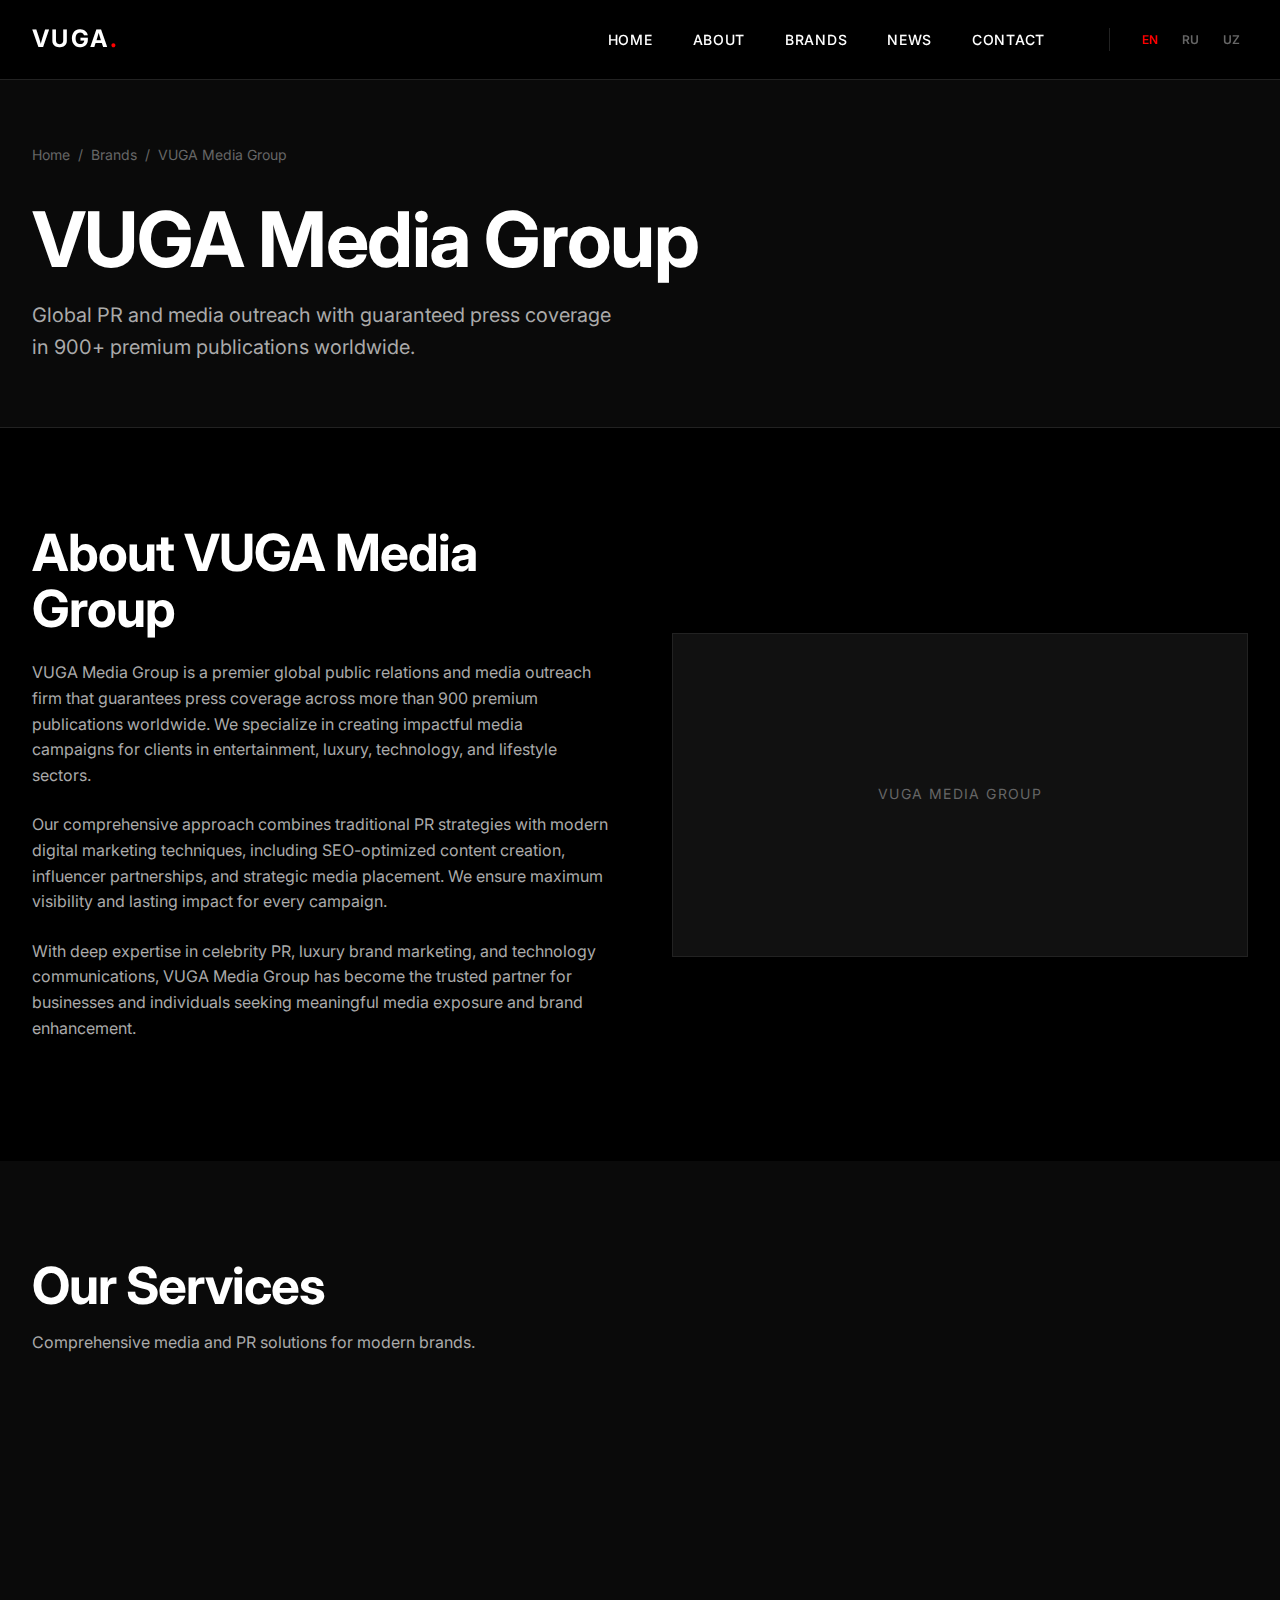
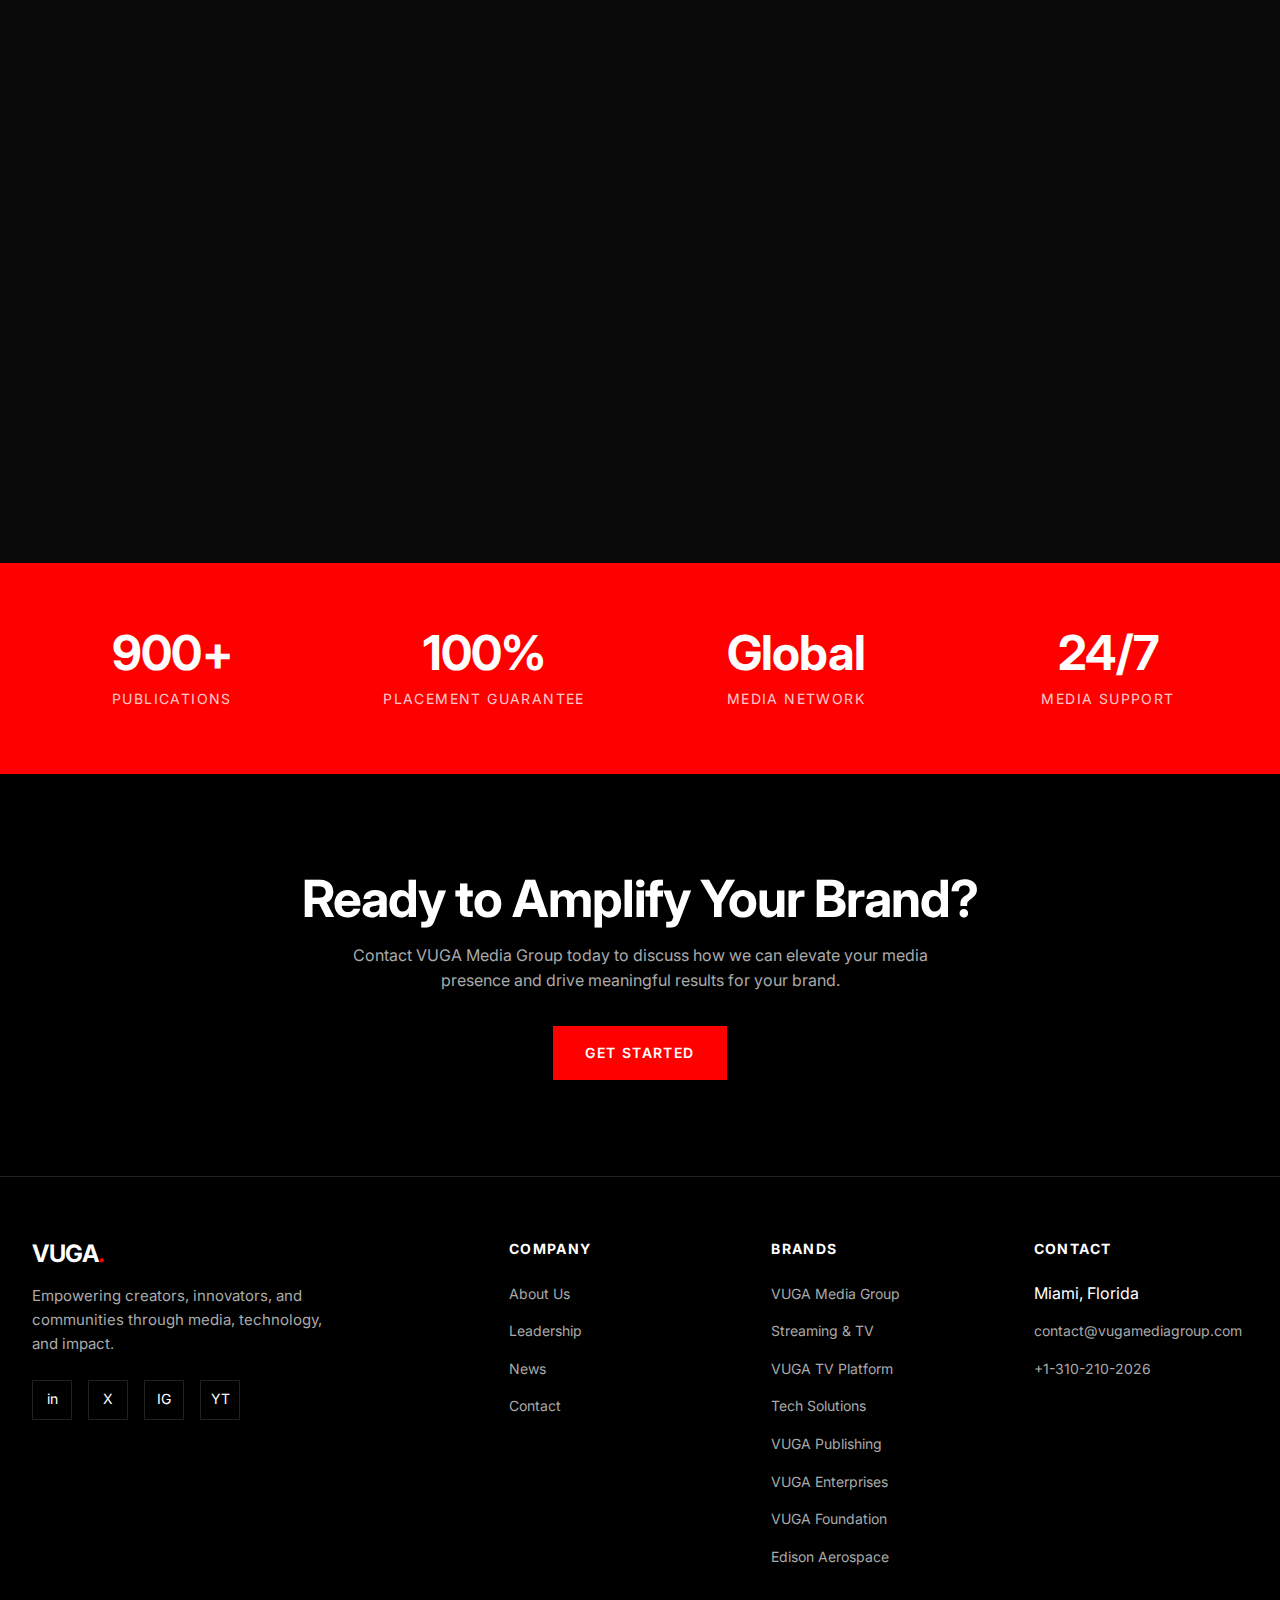
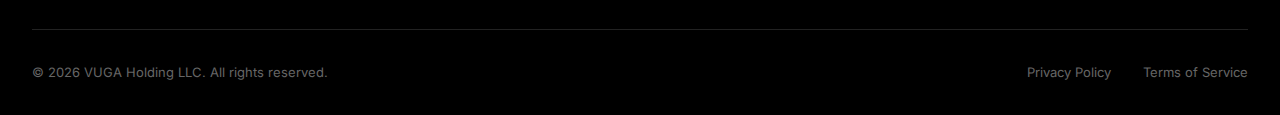
<file: brands/media-group.html>
<!DOCTYPE html>
<html lang="en">
<head>
    <meta charset="UTF-8">
    <meta name="viewport" content="width=device-width, initial-scale=1.0">
    <meta name="description" content="VUGA Media Group - Global PR and media outreach with guaranteed press coverage in 900+ publications worldwide.">
    <meta name="keywords" content="VUGA Media Group, PR, public relations, media outreach, press coverage, entertainment PR">
    <title>VUGA Media Group - VUGA Holding</title>
    <link rel="preconnect" href="https://fonts.googleapis.com">
    <link rel="preconnect" href="https://fonts.gstatic.com" crossorigin>
    <link href="https://fonts.googleapis.com/css2?family=Inter:wght@400;500;600;700;800&display=swap" rel="stylesheet">
    <link rel="stylesheet" href="../css/style.css">
    <link rel="icon" type="image/svg+xml" href="../images/favicon.svg">
</head>
<body>
    <!-- Header -->
    <header class="header">
        <div class="container header-inner">
            <a href="../index.html" class="logo">VUGA<span>.</span></a>
            <nav class="nav" id="nav">
                <ul class="nav-list">
                    <li><a href="../index.html" class="nav-link">Home</a></li>
                    <li><a href="../about.html" class="nav-link">About</a></li>
                    <li><a href="../brands.html" class="nav-link active">Brands</a></li>
                    <li><a href="../news.html" class="nav-link">News</a></li>
                    <li><a href="../contact.html" class="nav-link">Contact</a></li>
                </ul>
                <div class="lang-switcher">
                    <button class="lang-btn active" data-lang="en">EN</button>
                    <button class="lang-btn" data-lang="ru">RU</button>
                    <button class="lang-btn" data-lang="uz">UZ</button>
                </div>
            </nav>
            <button class="menu-toggle" id="menuToggle" aria-label="Toggle navigation">
                <span></span>
                <span></span>
                <span></span>
            </button>
        </div>
    </header>

    <!-- Page Header -->
    <section class="page-header">
        <div class="container">
            <div class="breadcrumb">
                <a href="../index.html">Home</a>
                <span>/</span>
                <a href="../brands.html">Brands</a>
                <span>/</span>
                <span>VUGA Media Group</span>
            </div>
            <h1>VUGA Media Group</h1>
            <p>Global PR and media outreach with guaranteed press coverage in 900+ premium publications worldwide.</p>
        </div>
    </section>

    <!-- Overview Section -->
    <section class="section">
        <div class="container">
            <div class="global-content">
                <div class="global-text">
                    <h2>About VUGA Media Group</h2>
                    <p>
                        VUGA Media Group is a premier global public relations and media outreach firm that guarantees press coverage across more than 900 premium publications worldwide. We specialize in creating impactful media campaigns for clients in entertainment, luxury, technology, and lifestyle sectors.
                    </p>
                    <p>
                        Our comprehensive approach combines traditional PR strategies with modern digital marketing techniques, including SEO-optimized content creation, influencer partnerships, and strategic media placement. We ensure maximum visibility and lasting impact for every campaign.
                    </p>
                    <p>
                        With deep expertise in celebrity PR, luxury brand marketing, and technology communications, VUGA Media Group has become the trusted partner for businesses and individuals seeking meaningful media exposure and brand enhancement.
                    </p>
                </div>
                <div class="global-map">
                    <span class="map-placeholder">VUGA Media Group</span>
                </div>
            </div>
        </div>
    </section>

    <!-- Services Section -->
    <section class="section" style="background-color: var(--color-bg-secondary);">
        <div class="container">
            <div class="section-header">
                <h2>Our Services</h2>
                <p>Comprehensive media and PR solutions for modern brands.</p>
            </div>
            <div class="brands-grid">
                <div class="brand-card">
                    <div class="brand-icon">PR</div>
                    <h3>Press Release Distribution</h3>
                    <p>Guaranteed placement in 900+ premium publications including major news outlets, industry publications, and digital media platforms.</p>
                </div>
                <div class="brand-card">
                    <div class="brand-icon">SEO</div>
                    <h3>SEO Content Marketing</h3>
                    <p>Search-optimized articles and content that drive organic traffic and establish thought leadership in your industry.</p>
                </div>
                <div class="brand-card">
                    <div class="brand-icon">CP</div>
                    <h3>Celebrity & Influencer PR</h3>
                    <p>Strategic campaigns leveraging celebrity partnerships and influencer networks to amplify brand reach and credibility.</p>
                </div>
                <div class="brand-card">
                    <div class="brand-icon">CM</div>
                    <h3>Crisis Management</h3>
                    <p>Rapid response strategies and reputation management to protect and restore brand image during challenging situations.</p>
                </div>
                <div class="brand-card">
                    <div class="brand-icon">LB</div>
                    <h3>Luxury Brand Marketing</h3>
                    <p>Specialized expertise in positioning and promoting luxury brands across premium media channels.</p>
                </div>
                <div class="brand-card">
                    <div class="brand-icon">TC</div>
                    <h3>Technology Communications</h3>
                    <p>Tech-focused PR strategies that translate complex innovations into compelling stories for mainstream audiences.</p>
                </div>
            </div>
        </div>
    </section>

    <!-- Stats Section -->
    <section class="stats-section">
        <div class="container">
            <div class="stats-grid">
                <div class="stat-item">
                    <h3>900+</h3>
                    <p>Publications</p>
                </div>
                <div class="stat-item">
                    <h3>100%</h3>
                    <p>Placement Guarantee</p>
                </div>
                <div class="stat-item">
                    <h3>Global</h3>
                    <p>Media Network</p>
                </div>
                <div class="stat-item">
                    <h3>24/7</h3>
                    <p>Media Support</p>
                </div>
            </div>
        </div>
    </section>

    <!-- CTA Section -->
    <section class="section">
        <div class="container text-center">
            <h2>Ready to Amplify Your Brand?</h2>
            <p style="margin: 1rem auto 2rem; max-width: 600px;">Contact VUGA Media Group today to discuss how we can elevate your media presence and drive meaningful results for your brand.</p>
            <a href="../contact.html" class="btn btn-primary">Get Started</a>
        </div>
    </section>

    <!-- Footer -->
    <footer class="footer">
        <div class="container">
            <div class="footer-grid">
                <div class="footer-brand">
                    <h3>VUGA<span>.</span></h3>
                    <p>Empowering creators, innovators, and communities through media, technology, and impact.</p>
                    <div class="footer-social">
                        <a href="#" class="social-link" aria-label="LinkedIn">in</a>
                        <a href="#" class="social-link" aria-label="Twitter">X</a>
                        <a href="#" class="social-link" aria-label="Instagram">IG</a>
                        <a href="#" class="social-link" aria-label="YouTube">YT</a>
                    </div>
                </div>
                <div class="footer-column">
                    <h4>Company</h4>
                    <ul class="footer-links">
                        <li><a href="../about.html">About Us</a></li>
                        <li><a href="../about.html#leadership">Leadership</a></li>
                        <li><a href="../news.html">News</a></li>
                        <li><a href="../contact.html">Contact</a></li>
                    </ul>
                </div>
                <div class="footer-column">
                    <h4>Brands</h4>
                    <ul class="footer-links">
                        <li><a href="media-group.html">VUGA Media Group</a></li>
                        <li><a href="streaming.html">Streaming & TV</a></li>
                        <li><a href="ott-platform.html">VUGA TV Platform</a></li>
                        <li><a href="tech-solutions.html">Tech Solutions</a></li>
                        <li><a href="publishing.html">VUGA Publishing</a></li>
                        <li><a href="enterprises.html">VUGA Enterprises</a></li>
                        <li><a href="foundation.html">VUGA Foundation</a></li>
                        <li><a href="aerospace.html">Edison Aerospace</a></li>
                    </ul>
                </div>
                <div class="footer-column">
                    <h4>Contact</h4>
                    <ul class="footer-links">
                        <li>Miami, Florida</li>
                        <li><a href="mailto:contact@vugamediagroup.com">contact@vugamediagroup.com</a></li>
                        <li><a href="tel:+13102102026">+1-310-210-2026</a></li>
                    </ul>
                </div>
            </div>
            <div class="footer-bottom">
                <p class="footer-copyright">&copy; 2026 VUGA Holding LLC. All rights reserved.</p>
                <div class="footer-legal">
                    <a href="#">Privacy Policy</a>
                    <a href="#">Terms of Service</a>
                </div>
            </div>
        </div>
    </footer>

    <script src="../js/main.js"></script>
</body>
</html>
</file>
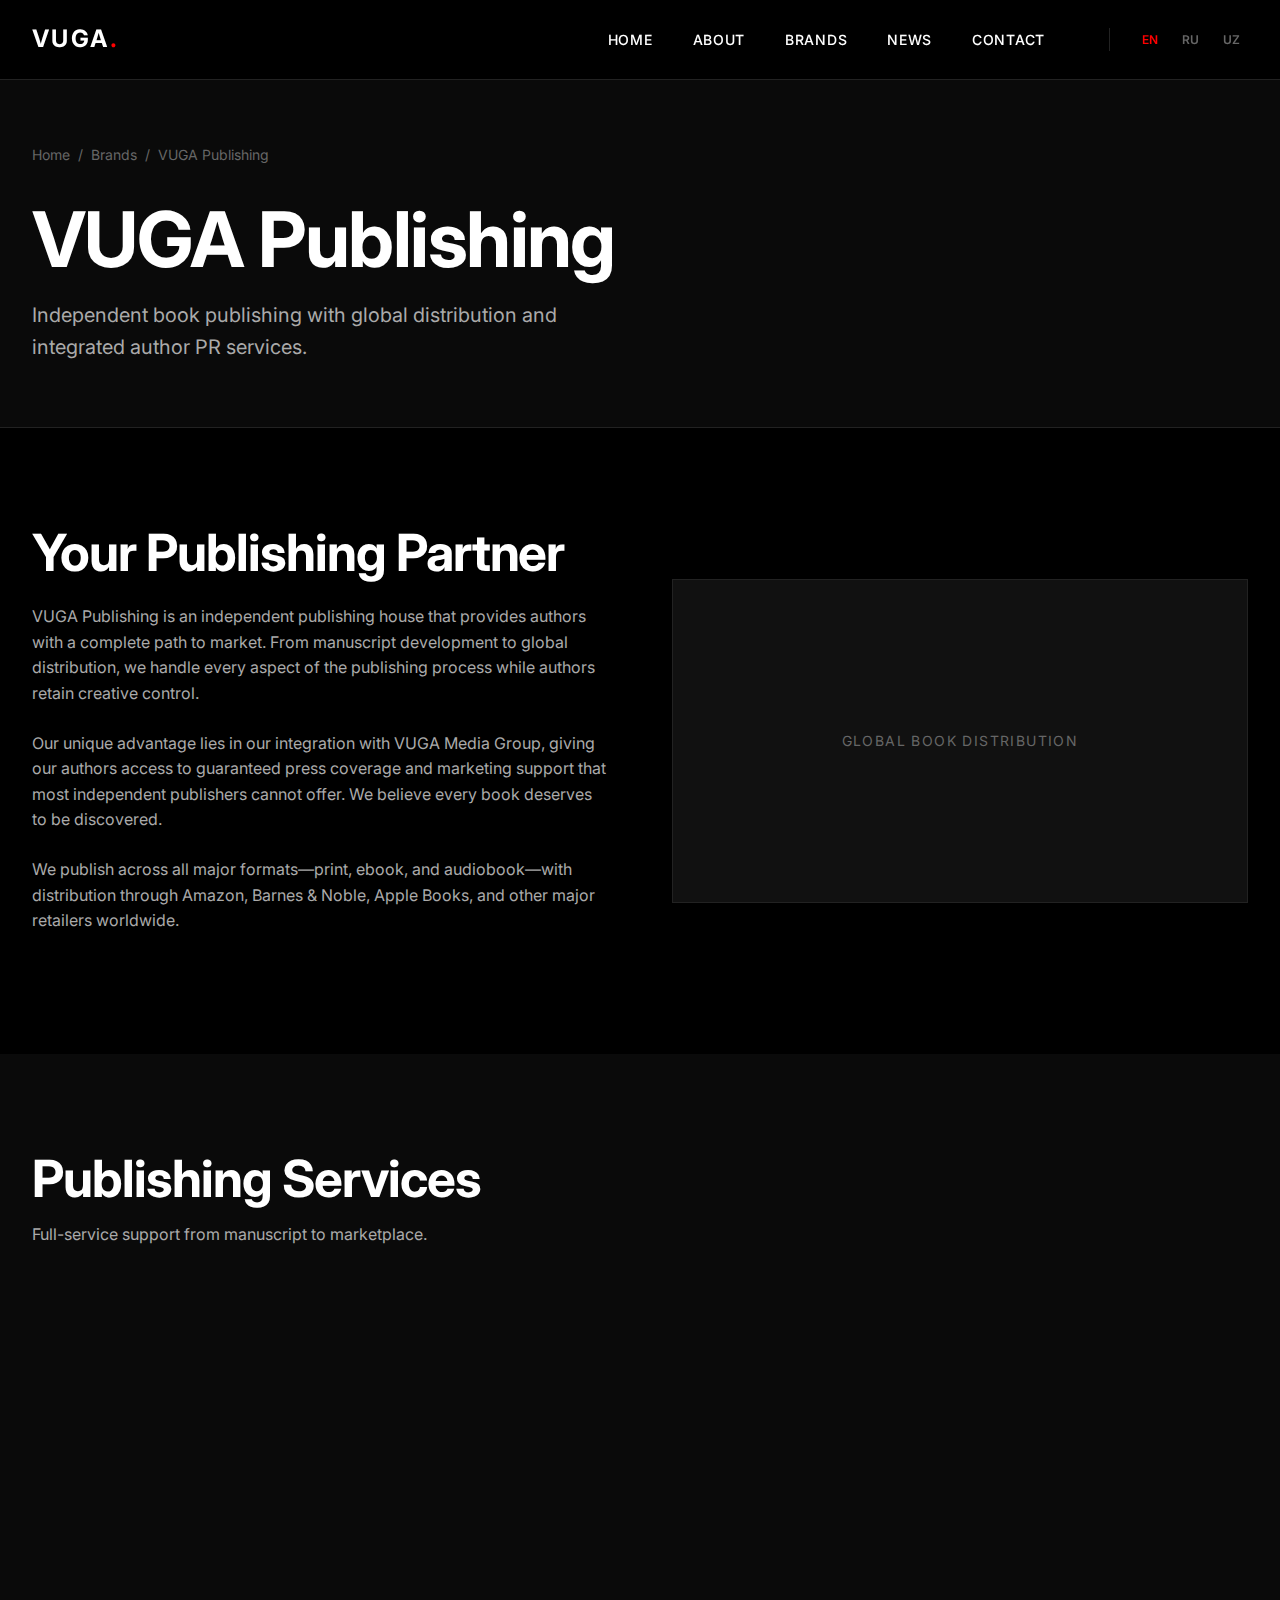
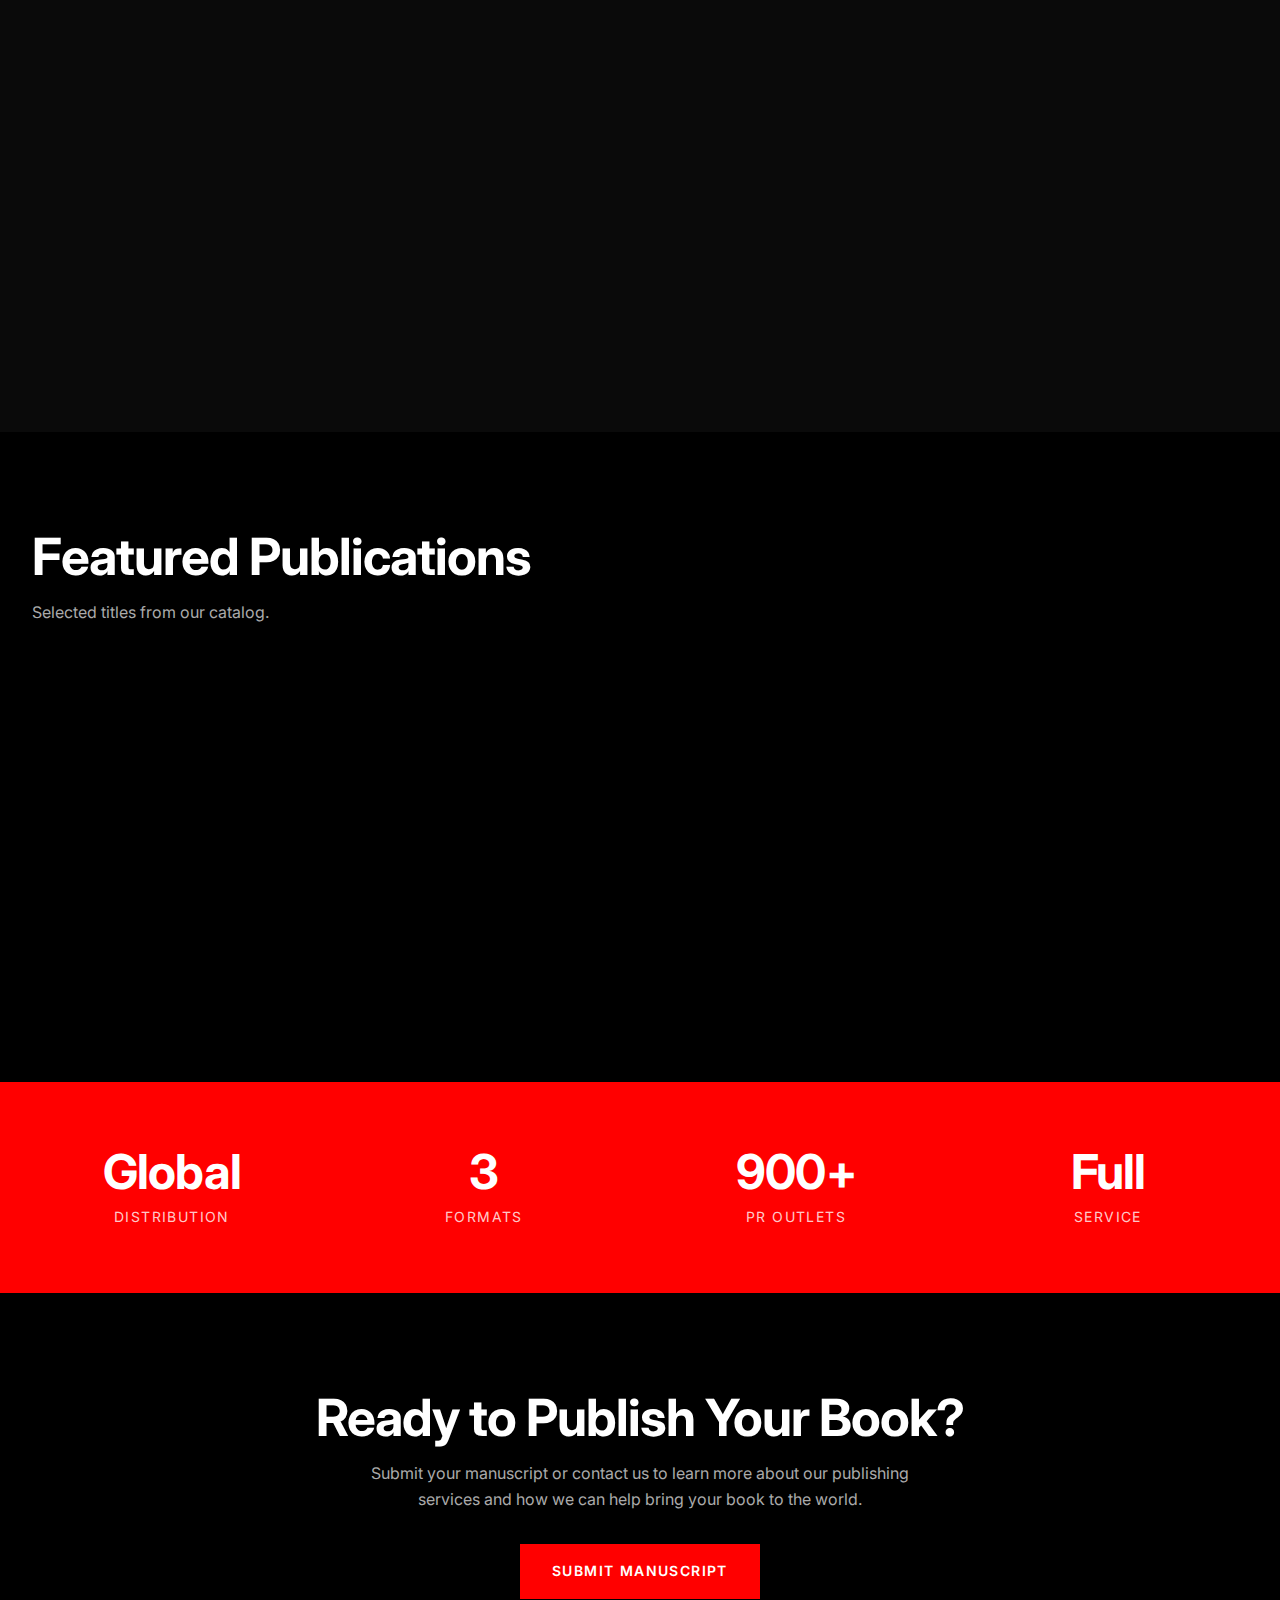
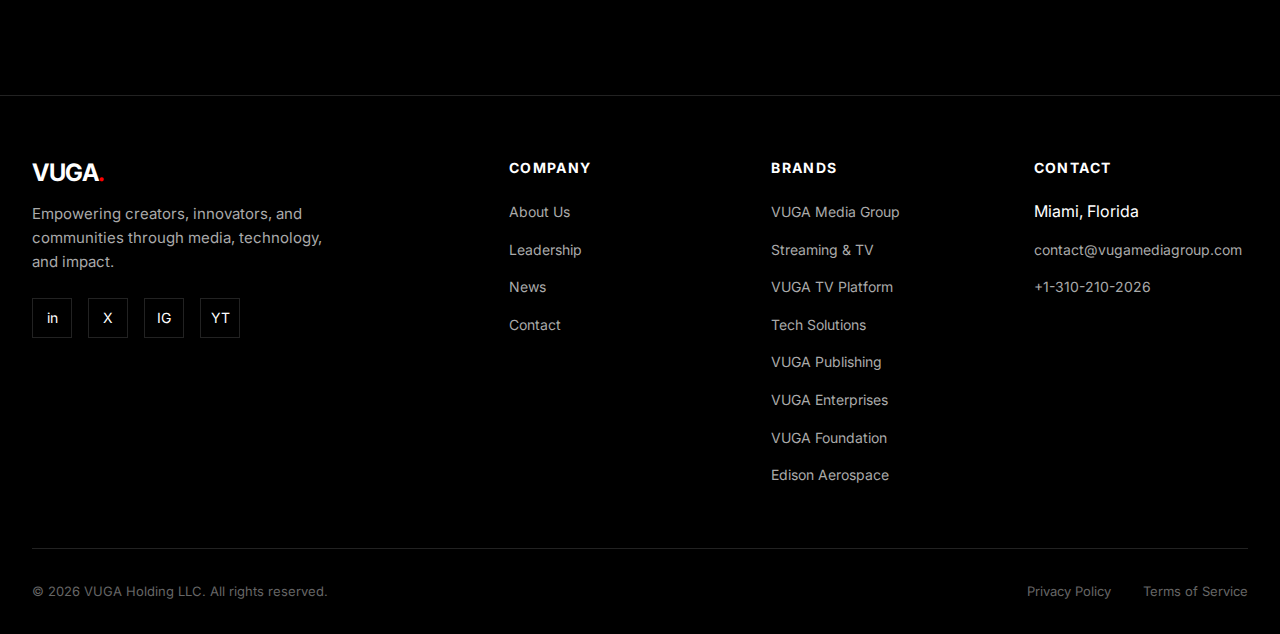
<file: brands/publishing.html>
<!DOCTYPE html>
<html lang="en">
<head>
    <meta charset="UTF-8">
    <meta name="viewport" content="width=device-width, initial-scale=1.0">
    <meta name="description" content="VUGA Publishing - Independent book publishing with global distribution through Amazon and major retailers.">
    <meta name="keywords" content="VUGA Publishing, book publishing, independent publisher, Amazon, ebook, audiobook">
    <title>VUGA Publishing - VUGA Holding</title>
    <link rel="preconnect" href="https://fonts.googleapis.com">
    <link rel="preconnect" href="https://fonts.gstatic.com" crossorigin>
    <link href="https://fonts.googleapis.com/css2?family=Inter:wght@400;500;600;700;800&display=swap" rel="stylesheet">
    <link rel="stylesheet" href="../css/style.css">
    <link rel="icon" type="image/svg+xml" href="../images/favicon.svg">
</head>
<body>
    <!-- Header -->
    <header class="header">
        <div class="container header-inner">
            <a href="../index.html" class="logo">VUGA<span>.</span></a>
            <nav class="nav" id="nav">
                <ul class="nav-list">
                    <li><a href="../index.html" class="nav-link">Home</a></li>
                    <li><a href="../about.html" class="nav-link">About</a></li>
                    <li><a href="../brands.html" class="nav-link active">Brands</a></li>
                    <li><a href="../news.html" class="nav-link">News</a></li>
                    <li><a href="../contact.html" class="nav-link">Contact</a></li>
                </ul>
                <div class="lang-switcher">
                    <button class="lang-btn active" data-lang="en">EN</button>
                    <button class="lang-btn" data-lang="ru">RU</button>
                    <button class="lang-btn" data-lang="uz">UZ</button>
                </div>
            </nav>
            <button class="menu-toggle" id="menuToggle" aria-label="Toggle navigation">
                <span></span>
                <span></span>
                <span></span>
            </button>
        </div>
    </header>

    <!-- Page Header -->
    <section class="page-header">
        <div class="container">
            <div class="breadcrumb">
                <a href="../index.html">Home</a>
                <span>/</span>
                <a href="../brands.html">Brands</a>
                <span>/</span>
                <span>VUGA Publishing</span>
            </div>
            <h1>VUGA Publishing</h1>
            <p>Independent book publishing with global distribution and integrated author PR services.</p>
        </div>
    </section>

    <!-- Overview Section -->
    <section class="section">
        <div class="container">
            <div class="global-content">
                <div class="global-text">
                    <h2>Your Publishing Partner</h2>
                    <p>
                        VUGA Publishing is an independent publishing house that provides authors with a complete path to market. From manuscript development to global distribution, we handle every aspect of the publishing process while authors retain creative control.
                    </p>
                    <p>
                        Our unique advantage lies in our integration with VUGA Media Group, giving our authors access to guaranteed press coverage and marketing support that most independent publishers cannot offer. We believe every book deserves to be discovered.
                    </p>
                    <p>
                        We publish across all major formats—print, ebook, and audiobook—with distribution through Amazon, Barnes & Noble, Apple Books, and other major retailers worldwide.
                    </p>
                </div>
                <div class="global-map">
                    <span class="map-placeholder">Global Book Distribution</span>
                </div>
            </div>
        </div>
    </section>

    <!-- Services Section -->
    <section class="section" style="background-color: var(--color-bg-secondary);">
        <div class="container">
            <div class="section-header">
                <h2>Publishing Services</h2>
                <p>Full-service support from manuscript to marketplace.</p>
            </div>
            <div class="brands-grid">
                <div class="brand-card">
                    <div class="brand-icon">ED</div>
                    <h3>Editorial Development</h3>
                    <p>Professional editing services including developmental editing, line editing, and proofreading to polish your manuscript.</p>
                </div>
                <div class="brand-card">
                    <div class="brand-icon">DS</div>
                    <h3>Cover Design</h3>
                    <p>Eye-catching cover designs that capture your book's essence and appeal to your target readers.</p>
                </div>
                <div class="brand-card">
                    <div class="brand-icon">FM</div>
                    <h3>Formatting</h3>
                    <p>Professional interior layout and formatting for print, ebook, and audiobook production.</p>
                </div>
                <div class="brand-card">
                    <div class="brand-icon">DB</div>
                    <h3>Distribution</h3>
                    <p>Global distribution through Amazon, Barnes & Noble, Apple Books, and major retailers worldwide.</p>
                </div>
                <div class="brand-card">
                    <div class="brand-icon">PR</div>
                    <h3>Marketing & PR</h3>
                    <p>Integrated marketing through VUGA Media Group with guaranteed press coverage in 900+ publications.</p>
                </div>
                <div class="brand-card">
                    <div class="brand-icon">AU</div>
                    <h3>Audiobook Production</h3>
                    <p>Professional audiobook production with quality narration for platforms like Audible and iTunes.</p>
                </div>
            </div>
        </div>
    </section>

    <!-- Featured Books -->
    <section class="section">
        <div class="container">
            <div class="section-header">
                <h2>Featured Publications</h2>
                <p>Selected titles from our catalog.</p>
            </div>
            <div class="brands-grid">
                <div class="brand-card">
                    <div class="brand-icon">E+L</div>
                    <h3>Emma + Luke Series</h3>
                    <p>A beloved children's book series that has captured the hearts of young readers and parents alike with its engaging stories and beautiful illustrations.</p>
                </div>
                <div class="brand-card">
                    <div class="brand-icon">+</div>
                    <h3>Coming Soon</h3>
                    <p>More exciting titles in development. Contact us to submit your manuscript or learn about publishing opportunities.</p>
                </div>
            </div>
        </div>
    </section>

    <!-- Stats Section -->
    <section class="stats-section">
        <div class="container">
            <div class="stats-grid">
                <div class="stat-item">
                    <h3>Global</h3>
                    <p>Distribution</p>
                </div>
                <div class="stat-item">
                    <h3>3</h3>
                    <p>Formats</p>
                </div>
                <div class="stat-item">
                    <h3>900+</h3>
                    <p>PR Outlets</p>
                </div>
                <div class="stat-item">
                    <h3>Full</h3>
                    <p>Service</p>
                </div>
            </div>
        </div>
    </section>

    <!-- CTA Section -->
    <section class="section">
        <div class="container text-center">
            <h2>Ready to Publish Your Book?</h2>
            <p style="margin: 1rem auto 2rem; max-width: 600px;">Submit your manuscript or contact us to learn more about our publishing services and how we can help bring your book to the world.</p>
            <a href="../contact.html" class="btn btn-primary">Submit Manuscript</a>
        </div>
    </section>

    <!-- Footer -->
    <footer class="footer">
        <div class="container">
            <div class="footer-grid">
                <div class="footer-brand">
                    <h3>VUGA<span>.</span></h3>
                    <p>Empowering creators, innovators, and communities through media, technology, and impact.</p>
                    <div class="footer-social">
                        <a href="#" class="social-link" aria-label="LinkedIn">in</a>
                        <a href="#" class="social-link" aria-label="Twitter">X</a>
                        <a href="#" class="social-link" aria-label="Instagram">IG</a>
                        <a href="#" class="social-link" aria-label="YouTube">YT</a>
                    </div>
                </div>
                <div class="footer-column">
                    <h4>Company</h4>
                    <ul class="footer-links">
                        <li><a href="../about.html">About Us</a></li>
                        <li><a href="../about.html#leadership">Leadership</a></li>
                        <li><a href="../news.html">News</a></li>
                        <li><a href="../contact.html">Contact</a></li>
                    </ul>
                </div>
                <div class="footer-column">
                    <h4>Brands</h4>
                    <ul class="footer-links">
                        <li><a href="media-group.html">VUGA Media Group</a></li>
                        <li><a href="streaming.html">Streaming & TV</a></li>
                        <li><a href="ott-platform.html">VUGA TV Platform</a></li>
                        <li><a href="tech-solutions.html">Tech Solutions</a></li>
                        <li><a href="publishing.html">VUGA Publishing</a></li>
                        <li><a href="enterprises.html">VUGA Enterprises</a></li>
                        <li><a href="foundation.html">VUGA Foundation</a></li>
                        <li><a href="aerospace.html">Edison Aerospace</a></li>
                    </ul>
                </div>
                <div class="footer-column">
                    <h4>Contact</h4>
                    <ul class="footer-links">
                        <li>Miami, Florida</li>
                        <li><a href="mailto:contact@vugamediagroup.com">contact@vugamediagroup.com</a></li>
                        <li><a href="tel:+13102102026">+1-310-210-2026</a></li>
                    </ul>
                </div>
            </div>
            <div class="footer-bottom">
                <p class="footer-copyright">&copy; 2026 VUGA Holding LLC. All rights reserved.</p>
                <div class="footer-legal">
                    <a href="#">Privacy Policy</a>
                    <a href="#">Terms of Service</a>
                </div>
            </div>
        </div>
    </footer>

    <script src="../js/main.js"></script>
</body>
</html>
</file>
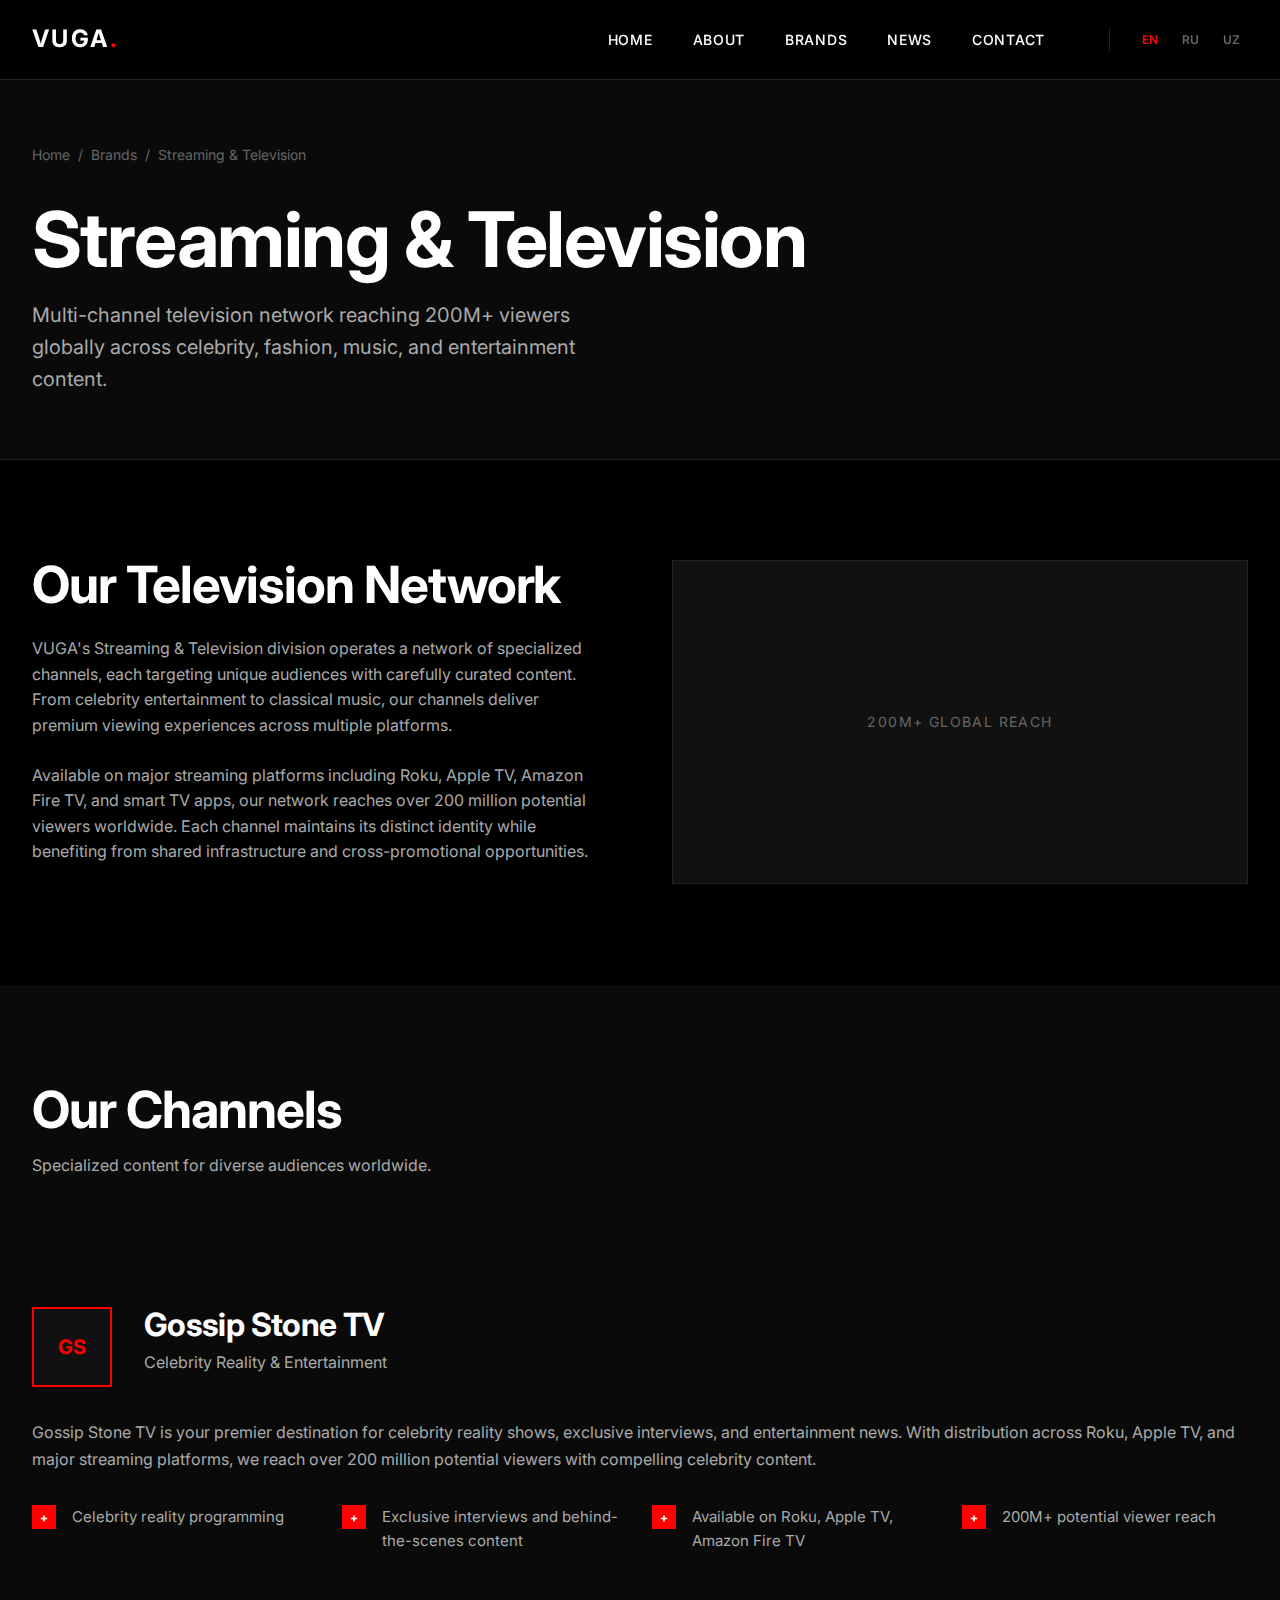
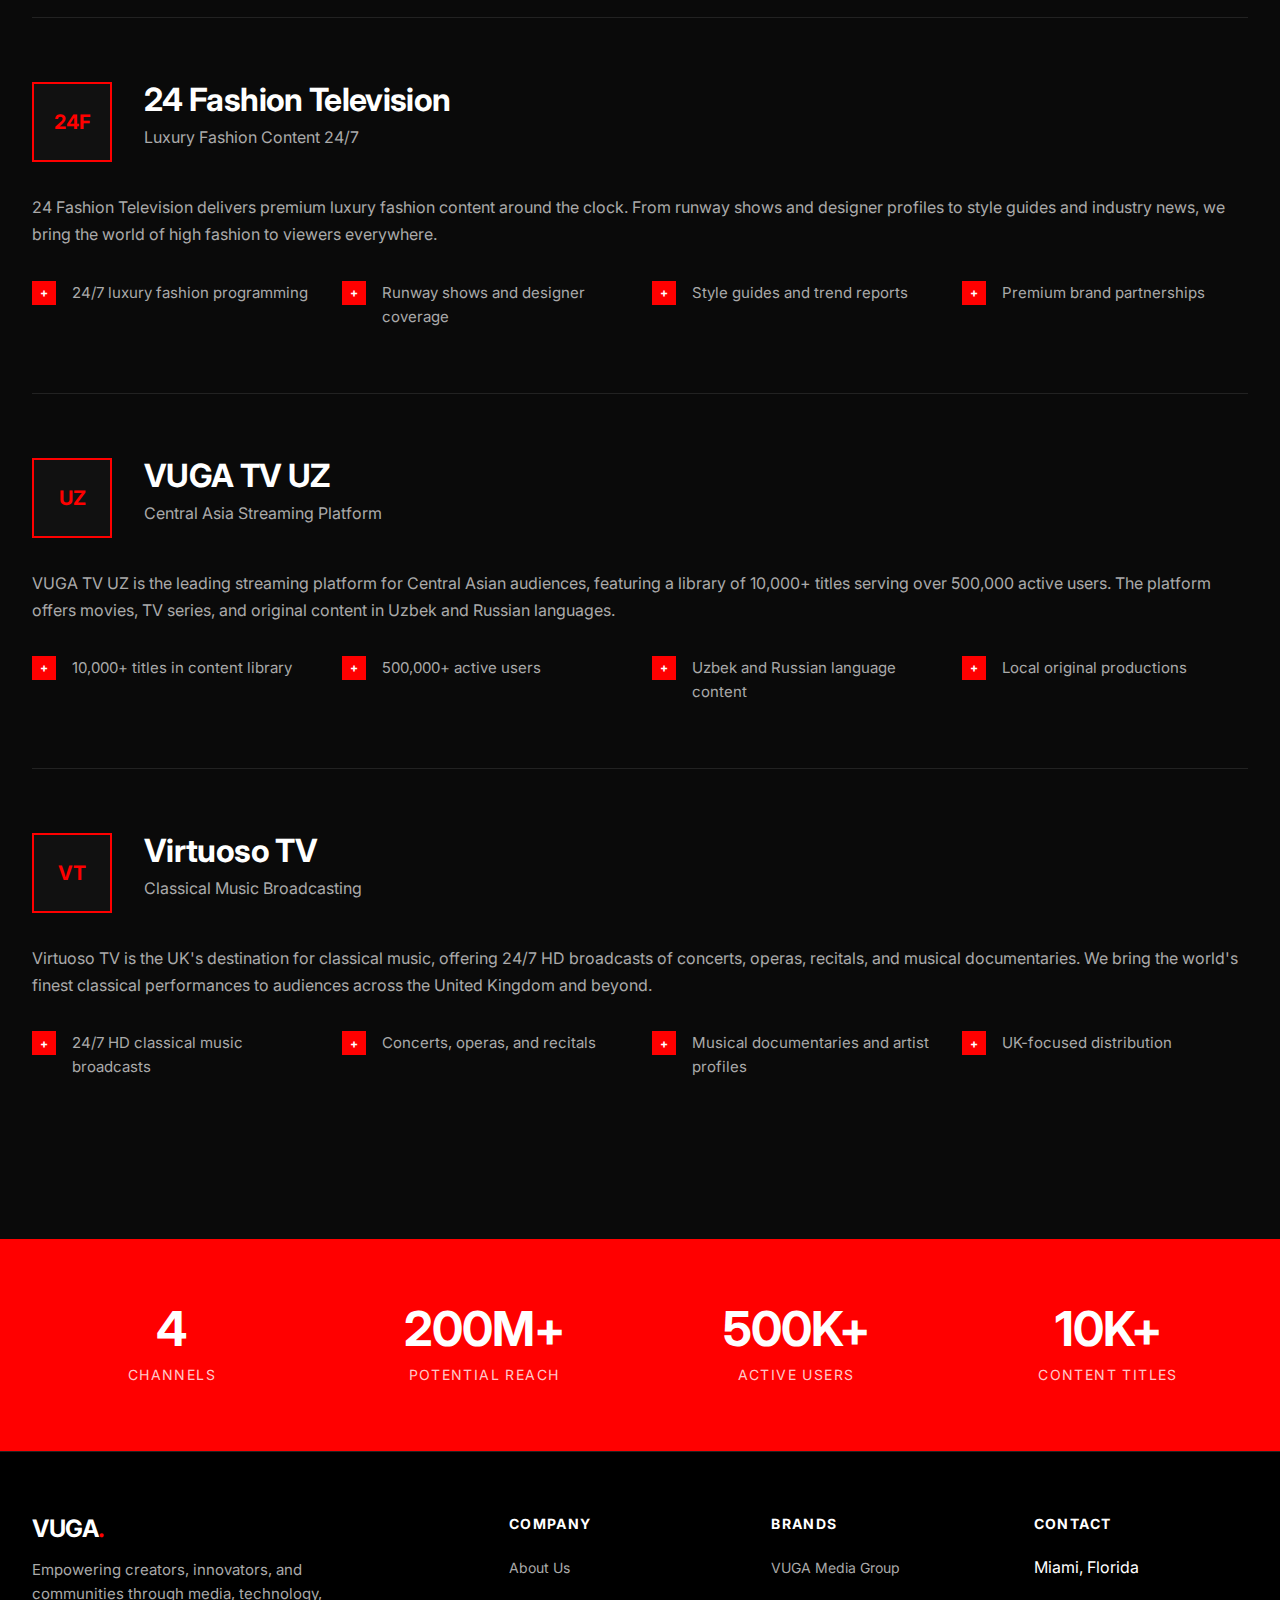
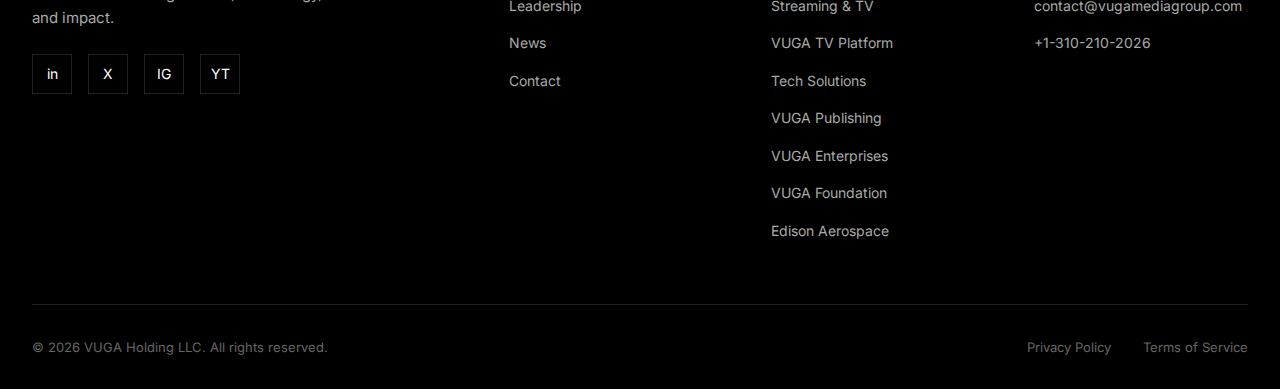
<file: brands/streaming.html>
<!DOCTYPE html>
<html lang="en">
<head>
    <meta charset="UTF-8">
    <meta name="viewport" content="width=device-width, initial-scale=1.0">
    <meta name="description" content="VUGA Streaming & Television - Multi-channel television network including Gossip Stone TV, 24 Fashion Television, VUGA TV UZ, and Virtuoso TV.">
    <meta name="keywords" content="streaming, television, Gossip Stone TV, 24 Fashion Television, VUGA TV UZ, Virtuoso TV">
    <title>Streaming & Television - VUGA Holding</title>
    <link rel="preconnect" href="https://fonts.googleapis.com">
    <link rel="preconnect" href="https://fonts.gstatic.com" crossorigin>
    <link href="https://fonts.googleapis.com/css2?family=Inter:wght@400;500;600;700;800&display=swap" rel="stylesheet">
    <link rel="stylesheet" href="../css/style.css">
    <link rel="icon" type="image/svg+xml" href="../images/favicon.svg">
</head>
<body>
    <!-- Header -->
    <header class="header">
        <div class="container header-inner">
            <a href="../index.html" class="logo">VUGA<span>.</span></a>
            <nav class="nav" id="nav">
                <ul class="nav-list">
                    <li><a href="../index.html" class="nav-link">Home</a></li>
                    <li><a href="../about.html" class="nav-link">About</a></li>
                    <li><a href="../brands.html" class="nav-link active">Brands</a></li>
                    <li><a href="../news.html" class="nav-link">News</a></li>
                    <li><a href="../contact.html" class="nav-link">Contact</a></li>
                </ul>
                <div class="lang-switcher">
                    <button class="lang-btn active" data-lang="en">EN</button>
                    <button class="lang-btn" data-lang="ru">RU</button>
                    <button class="lang-btn" data-lang="uz">UZ</button>
                </div>
            </nav>
            <button class="menu-toggle" id="menuToggle" aria-label="Toggle navigation">
                <span></span>
                <span></span>
                <span></span>
            </button>
        </div>
    </header>

    <!-- Page Header -->
    <section class="page-header">
        <div class="container">
            <div class="breadcrumb">
                <a href="../index.html">Home</a>
                <span>/</span>
                <a href="../brands.html">Brands</a>
                <span>/</span>
                <span>Streaming & Television</span>
            </div>
            <h1>Streaming & Television</h1>
            <p>Multi-channel television network reaching 200M+ viewers globally across celebrity, fashion, music, and entertainment content.</p>
        </div>
    </section>

    <!-- Overview Section -->
    <section class="section">
        <div class="container">
            <div class="global-content">
                <div class="global-text">
                    <h2>Our Television Network</h2>
                    <p>
                        VUGA's Streaming & Television division operates a network of specialized channels, each targeting unique audiences with carefully curated content. From celebrity entertainment to classical music, our channels deliver premium viewing experiences across multiple platforms.
                    </p>
                    <p>
                        Available on major streaming platforms including Roku, Apple TV, Amazon Fire TV, and smart TV apps, our network reaches over 200 million potential viewers worldwide. Each channel maintains its distinct identity while benefiting from shared infrastructure and cross-promotional opportunities.
                    </p>
                </div>
                <div class="global-map">
                    <span class="map-placeholder">200M+ Global Reach</span>
                </div>
            </div>
        </div>
    </section>

    <!-- Channels Section -->
    <section class="section" style="background-color: var(--color-bg-secondary);">
        <div class="container">
            <div class="section-header">
                <h2>Our Channels</h2>
                <p>Specialized content for diverse audiences worldwide.</p>
            </div>

            <!-- Gossip Stone TV -->
            <div class="brand-detail">
                <div class="brand-detail-header">
                    <div class="brand-logo">GS</div>
                    <div>
                        <h3>Gossip Stone TV</h3>
                        <p class="brand-tagline">Celebrity Reality & Entertainment</p>
                    </div>
                </div>
                <div class="brand-description">
                    <p>Gossip Stone TV is your premier destination for celebrity reality shows, exclusive interviews, and entertainment news. With distribution across Roku, Apple TV, and major streaming platforms, we reach over 200 million potential viewers with compelling celebrity content.</p>
                </div>
                <div class="brand-features">
                    <div class="feature-item">
                        <div class="feature-icon">+</div>
                        <span>Celebrity reality programming</span>
                    </div>
                    <div class="feature-item">
                        <div class="feature-icon">+</div>
                        <span>Exclusive interviews and behind-the-scenes content</span>
                    </div>
                    <div class="feature-item">
                        <div class="feature-icon">+</div>
                        <span>Available on Roku, Apple TV, Amazon Fire TV</span>
                    </div>
                    <div class="feature-item">
                        <div class="feature-icon">+</div>
                        <span>200M+ potential viewer reach</span>
                    </div>
                </div>
            </div>

            <!-- 24 Fashion Television -->
            <div class="brand-detail">
                <div class="brand-detail-header">
                    <div class="brand-logo">24F</div>
                    <div>
                        <h3>24 Fashion Television</h3>
                        <p class="brand-tagline">Luxury Fashion Content 24/7</p>
                    </div>
                </div>
                <div class="brand-description">
                    <p>24 Fashion Television delivers premium luxury fashion content around the clock. From runway shows and designer profiles to style guides and industry news, we bring the world of high fashion to viewers everywhere.</p>
                </div>
                <div class="brand-features">
                    <div class="feature-item">
                        <div class="feature-icon">+</div>
                        <span>24/7 luxury fashion programming</span>
                    </div>
                    <div class="feature-item">
                        <div class="feature-icon">+</div>
                        <span>Runway shows and designer coverage</span>
                    </div>
                    <div class="feature-item">
                        <div class="feature-icon">+</div>
                        <span>Style guides and trend reports</span>
                    </div>
                    <div class="feature-item">
                        <div class="feature-icon">+</div>
                        <span>Premium brand partnerships</span>
                    </div>
                </div>
            </div>

            <!-- VUGA TV UZ -->
            <div class="brand-detail">
                <div class="brand-detail-header">
                    <div class="brand-logo">UZ</div>
                    <div>
                        <h3>VUGA TV UZ</h3>
                        <p class="brand-tagline">Central Asia Streaming Platform</p>
                    </div>
                </div>
                <div class="brand-description">
                    <p>VUGA TV UZ is the leading streaming platform for Central Asian audiences, featuring a library of 10,000+ titles serving over 500,000 active users. The platform offers movies, TV series, and original content in Uzbek and Russian languages.</p>
                </div>
                <div class="brand-features">
                    <div class="feature-item">
                        <div class="feature-icon">+</div>
                        <span>10,000+ titles in content library</span>
                    </div>
                    <div class="feature-item">
                        <div class="feature-icon">+</div>
                        <span>500,000+ active users</span>
                    </div>
                    <div class="feature-item">
                        <div class="feature-icon">+</div>
                        <span>Uzbek and Russian language content</span>
                    </div>
                    <div class="feature-item">
                        <div class="feature-icon">+</div>
                        <span>Local original productions</span>
                    </div>
                </div>
            </div>

            <!-- Virtuoso TV -->
            <div class="brand-detail">
                <div class="brand-detail-header">
                    <div class="brand-logo">VT</div>
                    <div>
                        <h3>Virtuoso TV</h3>
                        <p class="brand-tagline">Classical Music Broadcasting</p>
                    </div>
                </div>
                <div class="brand-description">
                    <p>Virtuoso TV is the UK's destination for classical music, offering 24/7 HD broadcasts of concerts, operas, recitals, and musical documentaries. We bring the world's finest classical performances to audiences across the United Kingdom and beyond.</p>
                </div>
                <div class="brand-features">
                    <div class="feature-item">
                        <div class="feature-icon">+</div>
                        <span>24/7 HD classical music broadcasts</span>
                    </div>
                    <div class="feature-item">
                        <div class="feature-icon">+</div>
                        <span>Concerts, operas, and recitals</span>
                    </div>
                    <div class="feature-item">
                        <div class="feature-icon">+</div>
                        <span>Musical documentaries and artist profiles</span>
                    </div>
                    <div class="feature-item">
                        <div class="feature-icon">+</div>
                        <span>UK-focused distribution</span>
                    </div>
                </div>
            </div>
        </div>
    </section>

    <!-- Stats Section -->
    <section class="stats-section">
        <div class="container">
            <div class="stats-grid">
                <div class="stat-item">
                    <h3>4</h3>
                    <p>Channels</p>
                </div>
                <div class="stat-item">
                    <h3>200M+</h3>
                    <p>Potential Reach</p>
                </div>
                <div class="stat-item">
                    <h3>500K+</h3>
                    <p>Active Users</p>
                </div>
                <div class="stat-item">
                    <h3>10K+</h3>
                    <p>Content Titles</p>
                </div>
            </div>
        </div>
    </section>

    <!-- Footer -->
    <footer class="footer">
        <div class="container">
            <div class="footer-grid">
                <div class="footer-brand">
                    <h3>VUGA<span>.</span></h3>
                    <p>Empowering creators, innovators, and communities through media, technology, and impact.</p>
                    <div class="footer-social">
                        <a href="#" class="social-link" aria-label="LinkedIn">in</a>
                        <a href="#" class="social-link" aria-label="Twitter">X</a>
                        <a href="#" class="social-link" aria-label="Instagram">IG</a>
                        <a href="#" class="social-link" aria-label="YouTube">YT</a>
                    </div>
                </div>
                <div class="footer-column">
                    <h4>Company</h4>
                    <ul class="footer-links">
                        <li><a href="../about.html">About Us</a></li>
                        <li><a href="../about.html#leadership">Leadership</a></li>
                        <li><a href="../news.html">News</a></li>
                        <li><a href="../contact.html">Contact</a></li>
                    </ul>
                </div>
                <div class="footer-column">
                    <h4>Brands</h4>
                    <ul class="footer-links">
                        <li><a href="media-group.html">VUGA Media Group</a></li>
                        <li><a href="streaming.html">Streaming & TV</a></li>
                        <li><a href="ott-platform.html">VUGA TV Platform</a></li>
                        <li><a href="tech-solutions.html">Tech Solutions</a></li>
                        <li><a href="publishing.html">VUGA Publishing</a></li>
                        <li><a href="enterprises.html">VUGA Enterprises</a></li>
                        <li><a href="foundation.html">VUGA Foundation</a></li>
                        <li><a href="aerospace.html">Edison Aerospace</a></li>
                    </ul>
                </div>
                <div class="footer-column">
                    <h4>Contact</h4>
                    <ul class="footer-links">
                        <li>Miami, Florida</li>
                        <li><a href="mailto:contact@vugamediagroup.com">contact@vugamediagroup.com</a></li>
                        <li><a href="tel:+13102102026">+1-310-210-2026</a></li>
                    </ul>
                </div>
            </div>
            <div class="footer-bottom">
                <p class="footer-copyright">&copy; 2026 VUGA Holding LLC. All rights reserved.</p>
                <div class="footer-legal">
                    <a href="#">Privacy Policy</a>
                    <a href="#">Terms of Service</a>
                </div>
            </div>
        </div>
    </footer>

    <script src="../js/main.js"></script>
</body>
</html>
</file>
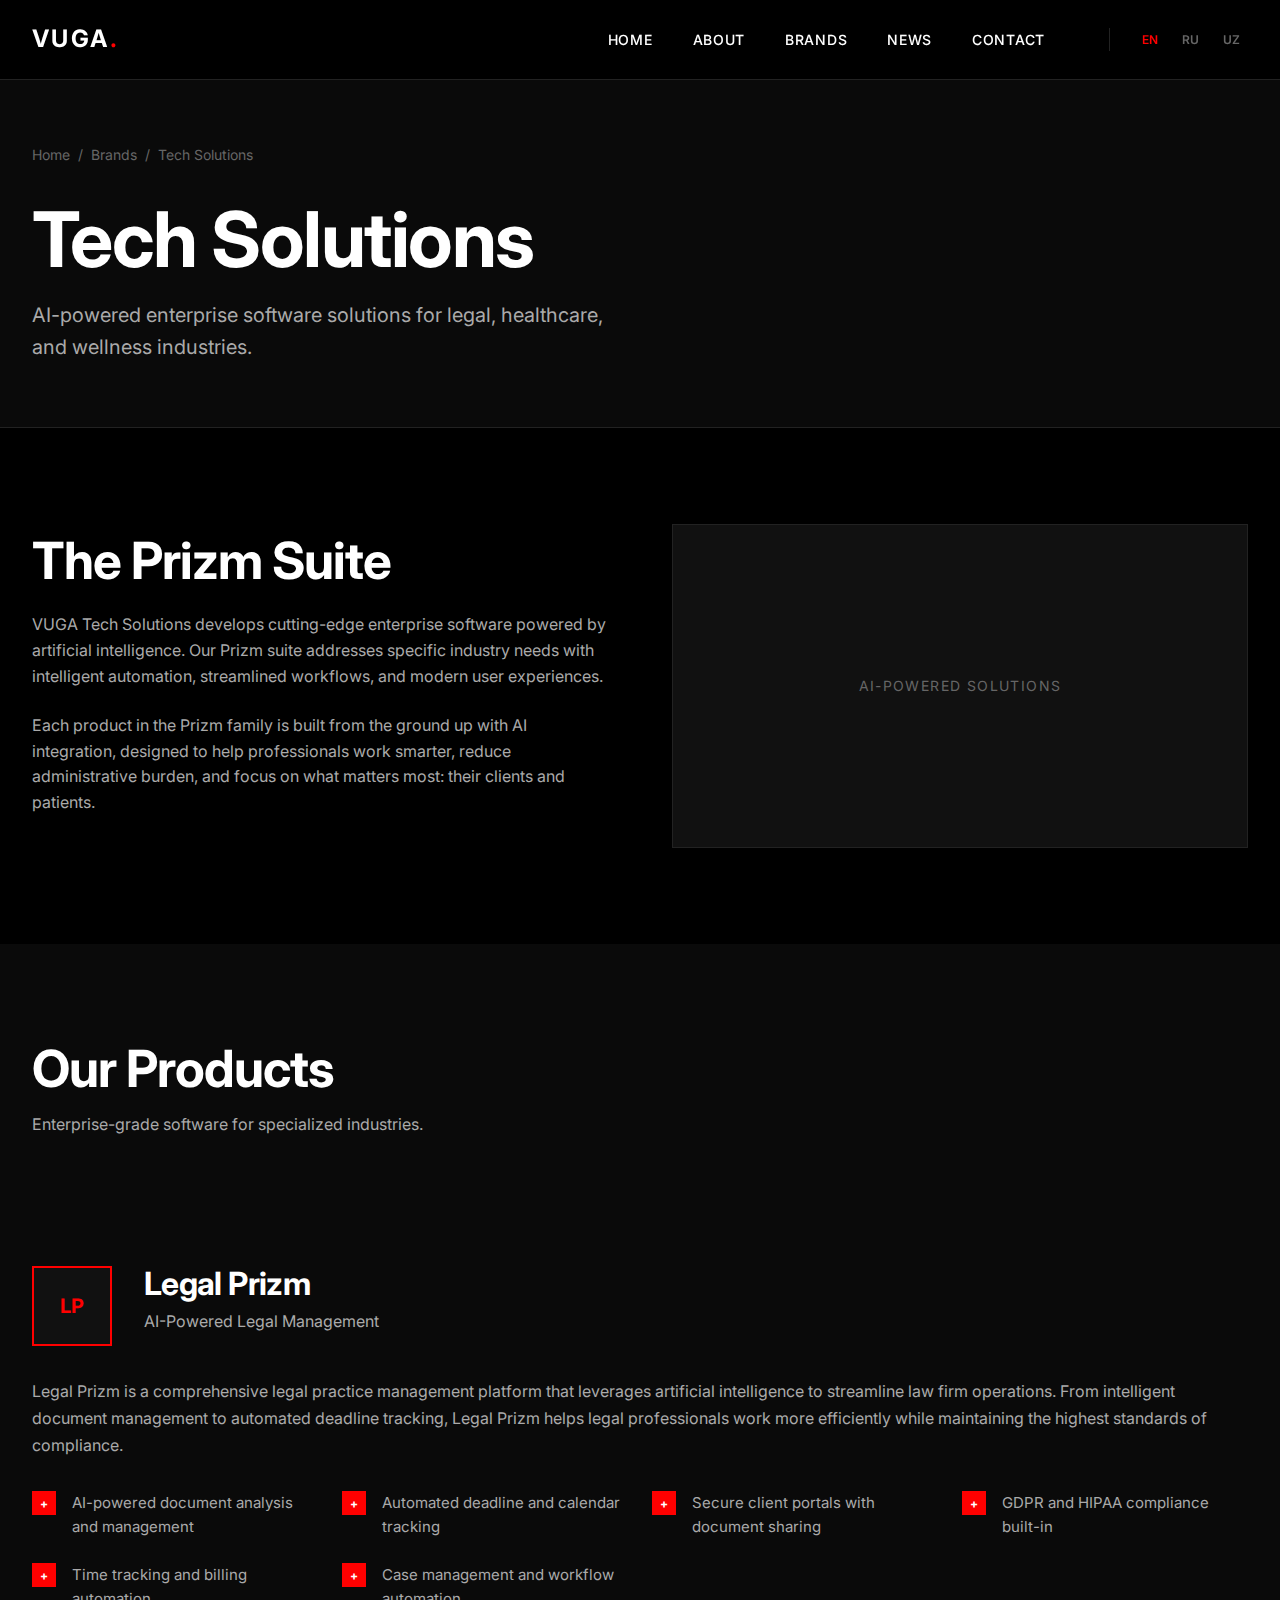
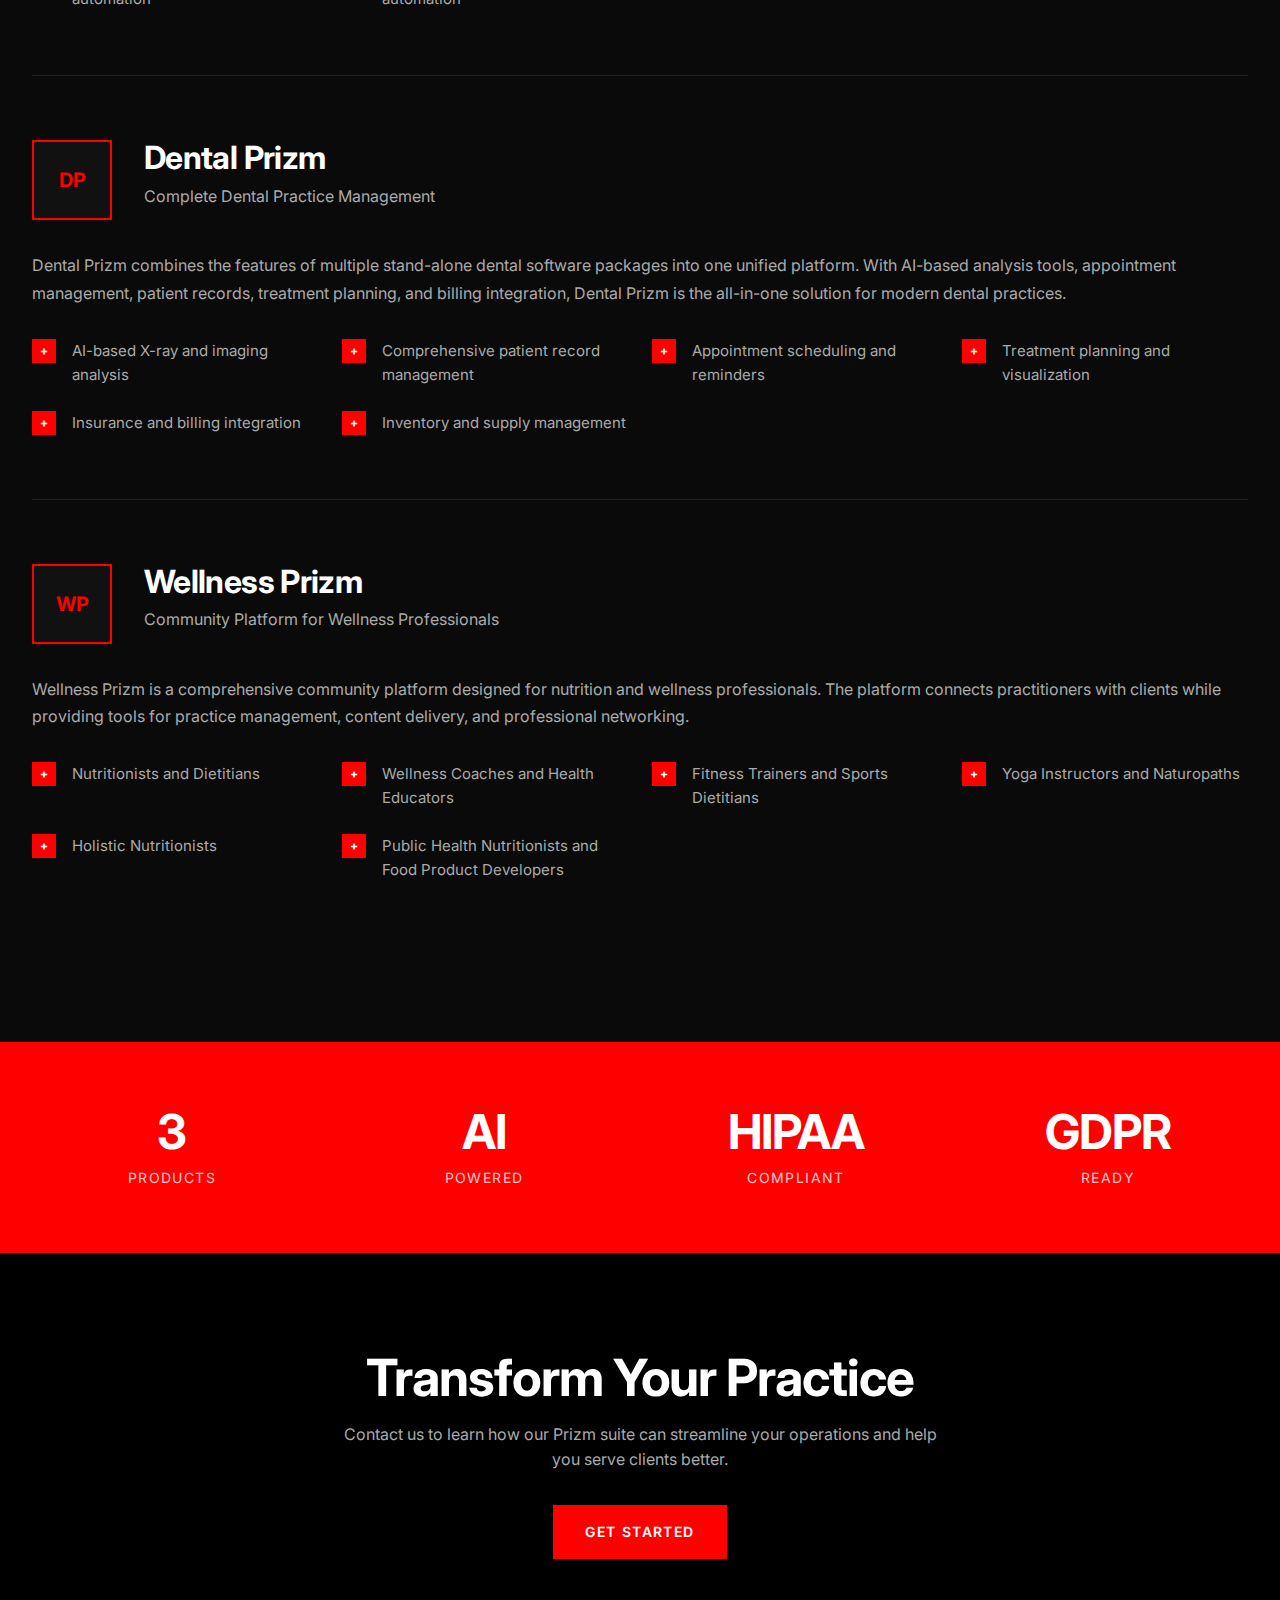
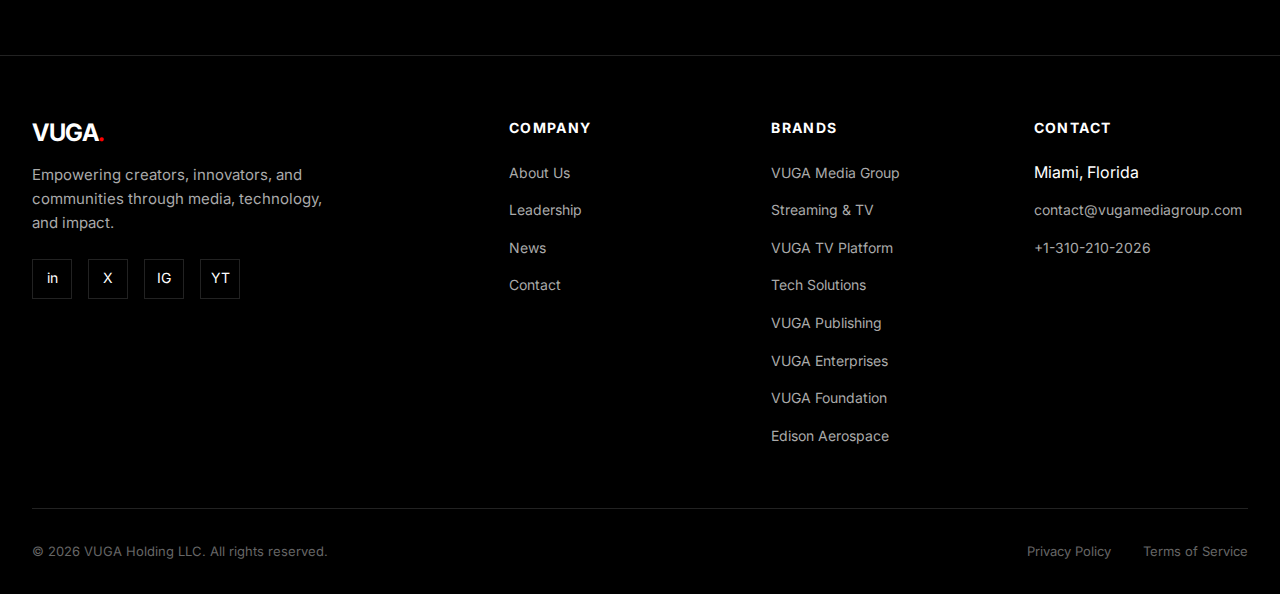
<file: brands/tech-solutions.html>
<!DOCTYPE html>
<html lang="en">
<head>
    <meta charset="UTF-8">
    <meta name="viewport" content="width=device-width, initial-scale=1.0">
    <meta name="description" content="VUGA Tech Solutions - AI-powered enterprise software including Legal Prizm, Dental Prizm, and Wellness Prizm.">
    <meta name="keywords" content="Legal Prizm, Dental Prizm, Wellness Prizm, AI software, legal management, dental practice, wellness platform">
    <title>Tech Solutions - VUGA Holding</title>
    <link rel="preconnect" href="https://fonts.googleapis.com">
    <link rel="preconnect" href="https://fonts.gstatic.com" crossorigin>
    <link href="https://fonts.googleapis.com/css2?family=Inter:wght@400;500;600;700;800&display=swap" rel="stylesheet">
    <link rel="stylesheet" href="../css/style.css">
    <link rel="icon" type="image/svg+xml" href="../images/favicon.svg">
</head>
<body>
    <!-- Header -->
    <header class="header">
        <div class="container header-inner">
            <a href="../index.html" class="logo">VUGA<span>.</span></a>
            <nav class="nav" id="nav">
                <ul class="nav-list">
                    <li><a href="../index.html" class="nav-link">Home</a></li>
                    <li><a href="../about.html" class="nav-link">About</a></li>
                    <li><a href="../brands.html" class="nav-link active">Brands</a></li>
                    <li><a href="../news.html" class="nav-link">News</a></li>
                    <li><a href="../contact.html" class="nav-link">Contact</a></li>
                </ul>
                <div class="lang-switcher">
                    <button class="lang-btn active" data-lang="en">EN</button>
                    <button class="lang-btn" data-lang="ru">RU</button>
                    <button class="lang-btn" data-lang="uz">UZ</button>
                </div>
            </nav>
            <button class="menu-toggle" id="menuToggle" aria-label="Toggle navigation">
                <span></span>
                <span></span>
                <span></span>
            </button>
        </div>
    </header>

    <!-- Page Header -->
    <section class="page-header">
        <div class="container">
            <div class="breadcrumb">
                <a href="../index.html">Home</a>
                <span>/</span>
                <a href="../brands.html">Brands</a>
                <span>/</span>
                <span>Tech Solutions</span>
            </div>
            <h1>Tech Solutions</h1>
            <p>AI-powered enterprise software solutions for legal, healthcare, and wellness industries.</p>
        </div>
    </section>

    <!-- Overview Section -->
    <section class="section">
        <div class="container">
            <div class="global-content">
                <div class="global-text">
                    <h2>The Prizm Suite</h2>
                    <p>
                        VUGA Tech Solutions develops cutting-edge enterprise software powered by artificial intelligence. Our Prizm suite addresses specific industry needs with intelligent automation, streamlined workflows, and modern user experiences.
                    </p>
                    <p>
                        Each product in the Prizm family is built from the ground up with AI integration, designed to help professionals work smarter, reduce administrative burden, and focus on what matters most: their clients and patients.
                    </p>
                </div>
                <div class="global-map">
                    <span class="map-placeholder">AI-Powered Solutions</span>
                </div>
            </div>
        </div>
    </section>

    <!-- Products Section -->
    <section class="section" style="background-color: var(--color-bg-secondary);">
        <div class="container">
            <div class="section-header">
                <h2>Our Products</h2>
                <p>Enterprise-grade software for specialized industries.</p>
            </div>

            <!-- Legal Prizm -->
            <div class="brand-detail">
                <div class="brand-detail-header">
                    <div class="brand-logo">LP</div>
                    <div>
                        <h3>Legal Prizm</h3>
                        <p class="brand-tagline">AI-Powered Legal Management</p>
                    </div>
                </div>
                <div class="brand-description">
                    <p>Legal Prizm is a comprehensive legal practice management platform that leverages artificial intelligence to streamline law firm operations. From intelligent document management to automated deadline tracking, Legal Prizm helps legal professionals work more efficiently while maintaining the highest standards of compliance.</p>
                </div>
                <div class="brand-features">
                    <div class="feature-item">
                        <div class="feature-icon">+</div>
                        <span>AI-powered document analysis and management</span>
                    </div>
                    <div class="feature-item">
                        <div class="feature-icon">+</div>
                        <span>Automated deadline and calendar tracking</span>
                    </div>
                    <div class="feature-item">
                        <div class="feature-icon">+</div>
                        <span>Secure client portals with document sharing</span>
                    </div>
                    <div class="feature-item">
                        <div class="feature-icon">+</div>
                        <span>GDPR and HIPAA compliance built-in</span>
                    </div>
                    <div class="feature-item">
                        <div class="feature-icon">+</div>
                        <span>Time tracking and billing automation</span>
                    </div>
                    <div class="feature-item">
                        <div class="feature-icon">+</div>
                        <span>Case management and workflow automation</span>
                    </div>
                </div>
            </div>

            <!-- Dental Prizm -->
            <div class="brand-detail">
                <div class="brand-detail-header">
                    <div class="brand-logo">DP</div>
                    <div>
                        <h3>Dental Prizm</h3>
                        <p class="brand-tagline">Complete Dental Practice Management</p>
                    </div>
                </div>
                <div class="brand-description">
                    <p>Dental Prizm combines the features of multiple stand-alone dental software packages into one unified platform. With AI-based analysis tools, appointment management, patient records, treatment planning, and billing integration, Dental Prizm is the all-in-one solution for modern dental practices.</p>
                </div>
                <div class="brand-features">
                    <div class="feature-item">
                        <div class="feature-icon">+</div>
                        <span>AI-based X-ray and imaging analysis</span>
                    </div>
                    <div class="feature-item">
                        <div class="feature-icon">+</div>
                        <span>Comprehensive patient record management</span>
                    </div>
                    <div class="feature-item">
                        <div class="feature-icon">+</div>
                        <span>Appointment scheduling and reminders</span>
                    </div>
                    <div class="feature-item">
                        <div class="feature-icon">+</div>
                        <span>Treatment planning and visualization</span>
                    </div>
                    <div class="feature-item">
                        <div class="feature-icon">+</div>
                        <span>Insurance and billing integration</span>
                    </div>
                    <div class="feature-item">
                        <div class="feature-icon">+</div>
                        <span>Inventory and supply management</span>
                    </div>
                </div>
            </div>

            <!-- Wellness Prizm -->
            <div class="brand-detail">
                <div class="brand-detail-header">
                    <div class="brand-logo">WP</div>
                    <div>
                        <h3>Wellness Prizm</h3>
                        <p class="brand-tagline">Community Platform for Wellness Professionals</p>
                    </div>
                </div>
                <div class="brand-description">
                    <p>Wellness Prizm is a comprehensive community platform designed for nutrition and wellness professionals. The platform connects practitioners with clients while providing tools for practice management, content delivery, and professional networking.</p>
                </div>
                <div class="brand-features">
                    <div class="feature-item">
                        <div class="feature-icon">+</div>
                        <span>Nutritionists and Dietitians</span>
                    </div>
                    <div class="feature-item">
                        <div class="feature-icon">+</div>
                        <span>Wellness Coaches and Health Educators</span>
                    </div>
                    <div class="feature-item">
                        <div class="feature-icon">+</div>
                        <span>Fitness Trainers and Sports Dietitians</span>
                    </div>
                    <div class="feature-item">
                        <div class="feature-icon">+</div>
                        <span>Yoga Instructors and Naturopaths</span>
                    </div>
                    <div class="feature-item">
                        <div class="feature-icon">+</div>
                        <span>Holistic Nutritionists</span>
                    </div>
                    <div class="feature-item">
                        <div class="feature-icon">+</div>
                        <span>Public Health Nutritionists and Food Product Developers</span>
                    </div>
                </div>
            </div>
        </div>
    </section>

    <!-- Stats Section -->
    <section class="stats-section">
        <div class="container">
            <div class="stats-grid">
                <div class="stat-item">
                    <h3>3</h3>
                    <p>Products</p>
                </div>
                <div class="stat-item">
                    <h3>AI</h3>
                    <p>Powered</p>
                </div>
                <div class="stat-item">
                    <h3>HIPAA</h3>
                    <p>Compliant</p>
                </div>
                <div class="stat-item">
                    <h3>GDPR</h3>
                    <p>Ready</p>
                </div>
            </div>
        </div>
    </section>

    <!-- CTA Section -->
    <section class="section">
        <div class="container text-center">
            <h2>Transform Your Practice</h2>
            <p style="margin: 1rem auto 2rem; max-width: 600px;">Contact us to learn how our Prizm suite can streamline your operations and help you serve clients better.</p>
            <a href="../contact.html" class="btn btn-primary">Get Started</a>
        </div>
    </section>

    <!-- Footer -->
    <footer class="footer">
        <div class="container">
            <div class="footer-grid">
                <div class="footer-brand">
                    <h3>VUGA<span>.</span></h3>
                    <p>Empowering creators, innovators, and communities through media, technology, and impact.</p>
                    <div class="footer-social">
                        <a href="#" class="social-link" aria-label="LinkedIn">in</a>
                        <a href="#" class="social-link" aria-label="Twitter">X</a>
                        <a href="#" class="social-link" aria-label="Instagram">IG</a>
                        <a href="#" class="social-link" aria-label="YouTube">YT</a>
                    </div>
                </div>
                <div class="footer-column">
                    <h4>Company</h4>
                    <ul class="footer-links">
                        <li><a href="../about.html">About Us</a></li>
                        <li><a href="../about.html#leadership">Leadership</a></li>
                        <li><a href="../news.html">News</a></li>
                        <li><a href="../contact.html">Contact</a></li>
                    </ul>
                </div>
                <div class="footer-column">
                    <h4>Brands</h4>
                    <ul class="footer-links">
                        <li><a href="media-group.html">VUGA Media Group</a></li>
                        <li><a href="streaming.html">Streaming & TV</a></li>
                        <li><a href="ott-platform.html">VUGA TV Platform</a></li>
                        <li><a href="tech-solutions.html">Tech Solutions</a></li>
                        <li><a href="publishing.html">VUGA Publishing</a></li>
                        <li><a href="enterprises.html">VUGA Enterprises</a></li>
                        <li><a href="foundation.html">VUGA Foundation</a></li>
                        <li><a href="aerospace.html">Edison Aerospace</a></li>
                    </ul>
                </div>
                <div class="footer-column">
                    <h4>Contact</h4>
                    <ul class="footer-links">
                        <li>Miami, Florida</li>
                        <li><a href="mailto:contact@vugamediagroup.com">contact@vugamediagroup.com</a></li>
                        <li><a href="tel:+13102102026">+1-310-210-2026</a></li>
                    </ul>
                </div>
            </div>
            <div class="footer-bottom">
                <p class="footer-copyright">&copy; 2026 VUGA Holding LLC. All rights reserved.</p>
                <div class="footer-legal">
                    <a href="#">Privacy Policy</a>
                    <a href="#">Terms of Service</a>
                </div>
            </div>
        </div>
    </footer>

    <script src="../js/main.js"></script>
</body>
</html>
</file>
<file: css/style.css>
/* VUGA Holding - Main Stylesheet */
/* Dark theme with red accents, inspired by Condé Nast */

/* ============================================
   CSS Variables & Reset
   ============================================ */
:root {
    --color-bg: #000000;
    --color-bg-secondary: #0a0a0a;
    --color-bg-tertiary: #111111;
    --color-text: #FFFFFF;
    --color-text-secondary: #AAAAAA;
    --color-text-muted: #666666;
    --color-accent: #FF0000;
    --color-accent-hover: #CC0000;
    --color-border: #222222;
    --font-primary: 'Inter', -apple-system, BlinkMacSystemFont, 'Segoe UI', Roboto, sans-serif;
    --font-heading: 'Inter', -apple-system, BlinkMacSystemFont, 'Segoe UI', Roboto, sans-serif;
    --transition-fast: 0.2s ease;
    --transition-medium: 0.3s ease;
    --transition-slow: 0.5s ease;
    --max-width: 1400px;
    --header-height: 80px;
}

*, *::before, *::after {
    margin: 0;
    padding: 0;
    box-sizing: border-box;
}

html {
    scroll-behavior: smooth;
    font-size: 16px;
}

body {
    font-family: var(--font-primary);
    background-color: var(--color-bg);
    color: var(--color-text);
    line-height: 1.6;
    overflow-x: hidden;
    -webkit-font-smoothing: antialiased;
    -moz-osx-font-smoothing: grayscale;
}

a {
    color: var(--color-text);
    text-decoration: none;
    transition: color var(--transition-fast);
}

a:hover {
    color: var(--color-accent);
}

ul, ol {
    list-style: none;
}

img {
    max-width: 100%;
    height: auto;
    display: block;
}

button {
    font-family: inherit;
    cursor: pointer;
    border: none;
    background: none;
}

/* ============================================
   Typography
   ============================================ */
h1, h2, h3, h4, h5, h6 {
    font-family: var(--font-heading);
    font-weight: 700;
    line-height: 1.1;
    letter-spacing: -0.02em;
}

h1 {
    font-size: clamp(2.5rem, 6vw, 5rem);
}

h2 {
    font-size: clamp(2rem, 4vw, 3.5rem);
}

h3 {
    font-size: clamp(1.5rem, 3vw, 2rem);
}

h4 {
    font-size: clamp(1.25rem, 2vw, 1.5rem);
}

p {
    font-size: 1rem;
    color: var(--color-text-secondary);
}

.text-accent {
    color: var(--color-accent);
}

.text-large {
    font-size: 1.25rem;
}

/* ============================================
   Layout & Container
   ============================================ */
.container {
    width: 100%;
    max-width: var(--max-width);
    margin: 0 auto;
    padding: 0 2rem;
}

.section {
    padding: 6rem 0;
}

.section-header {
    margin-bottom: 4rem;
}

.section-header h2 {
    margin-bottom: 1rem;
}

.section-header p {
    max-width: 600px;
}

/* ============================================
   Header & Navigation
   ============================================ */
.header {
    position: fixed;
    top: 0;
    left: 0;
    right: 0;
    height: var(--header-height);
    background-color: rgba(0, 0, 0, 0.95);
    backdrop-filter: blur(10px);
    z-index: 1000;
    border-bottom: 1px solid var(--color-border);
}

.header-inner {
    display: flex;
    align-items: center;
    justify-content: space-between;
    height: 100%;
}

.logo {
    font-size: 1.5rem;
    font-weight: 700;
    letter-spacing: 0.1em;
    text-transform: uppercase;
}

.logo span {
    color: var(--color-accent);
}

.nav {
    display: flex;
    align-items: center;
    gap: 3rem;
}

.nav-list {
    display: flex;
    gap: 2.5rem;
}

.nav-link {
    font-size: 0.875rem;
    font-weight: 500;
    text-transform: uppercase;
    letter-spacing: 0.05em;
    position: relative;
    padding: 0.5rem 0;
}

.nav-link::after {
    content: '';
    position: absolute;
    bottom: 0;
    left: 0;
    width: 0;
    height: 2px;
    background-color: var(--color-accent);
    transition: width var(--transition-medium);
}

.nav-link:hover::after,
.nav-link.active::after {
    width: 100%;
}

.nav-link:hover {
    color: var(--color-text);
}

/* Language Switcher */
.lang-switcher {
    display: flex;
    gap: 0.5rem;
    border-left: 1px solid var(--color-border);
    padding-left: 1.5rem;
    margin-left: 1rem;
}

.lang-btn {
    font-size: 0.75rem;
    font-weight: 600;
    padding: 0.25rem 0.5rem;
    color: var(--color-text-muted);
    transition: color var(--transition-fast);
}

.lang-btn:hover,
.lang-btn.active {
    color: var(--color-accent);
}

/* Mobile Menu Toggle */
.menu-toggle {
    display: none;
    flex-direction: column;
    gap: 5px;
    padding: 0.5rem;
}

.menu-toggle span {
    display: block;
    width: 24px;
    height: 2px;
    background-color: var(--color-text);
    transition: all var(--transition-fast);
}

.menu-toggle.active span:nth-child(1) {
    transform: rotate(45deg) translate(5px, 5px);
}

.menu-toggle.active span:nth-child(2) {
    opacity: 0;
}

.menu-toggle.active span:nth-child(3) {
    transform: rotate(-45deg) translate(5px, -5px);
}

/* ============================================
   Hero Section
   ============================================ */
.hero {
    min-height: 100vh;
    display: flex;
    align-items: center;
    padding-top: var(--header-height);
    position: relative;
    overflow: hidden;
}

.hero-bg {
    position: absolute;
    top: 0;
    left: 0;
    right: 0;
    bottom: 0;
    background: linear-gradient(135deg, #1a1a1a 0%, #0d0d0d 50%, #1a1a1a 100%);
    z-index: -1;
}

.hero-content {
    max-width: 900px;
    padding: 4rem 0;
}

.hero-tagline {
    font-size: clamp(0.875rem, 1.5vw, 1rem);
    text-transform: uppercase;
    letter-spacing: 0.2em;
    color: var(--color-accent);
    margin-bottom: 1.5rem;
}

.hero h1 {
    margin-bottom: 1.5rem;
}

.hero-description {
    font-size: clamp(1.125rem, 2vw, 1.5rem);
    color: var(--color-text-secondary);
    margin-bottom: 3rem;
    max-width: 700px;
    line-height: 1.5;
}

.hero-buttons {
    display: flex;
    gap: 1.5rem;
    flex-wrap: wrap;
}

/* Buttons */
.btn {
    display: inline-flex;
    align-items: center;
    justify-content: center;
    padding: 1rem 2rem;
    font-size: 0.875rem;
    font-weight: 600;
    text-transform: uppercase;
    letter-spacing: 0.1em;
    transition: all var(--transition-fast);
}

.btn-primary {
    background-color: var(--color-accent);
    color: var(--color-text);
}

.btn-primary:hover {
    background-color: var(--color-accent-hover);
    color: var(--color-text);
    transform: translateY(-2px);
}

.btn-secondary {
    background-color: transparent;
    color: var(--color-text);
    border: 1px solid var(--color-text);
}

.btn-secondary:hover {
    background-color: var(--color-text);
    color: var(--color-bg);
}

/* ============================================
   Brand Grid Section
   ============================================ */
.brand-grid-section {
    background-color: var(--color-bg);
    border-bottom: 1px solid var(--color-border);
}

.brand-grid {
    display: grid;
    grid-template-columns: repeat(4, 1fr);
}

.brand-cell {
    display: flex;
    flex-direction: column;
    align-items: center;
    justify-content: center;
    padding: 3rem 1.5rem;
    text-align: center;
    border-right: 1px solid #333333;
    border-bottom: 1px solid #333333;
    text-decoration: none;
    color: var(--color-text);
    transition: background-color var(--transition-medium);
    position: relative;
}

.brand-cell::after {
    content: '';
    position: absolute;
    right: 0;
    top: 20%;
    height: 60%;
    width: 1px;
    background: linear-gradient(to bottom, transparent, #444444, transparent);
}

.brand-cell:nth-child(4n)::after {
    display: none;
}

.brand-cell:nth-child(4n) {
    border-right: none;
}

.brand-cell:nth-child(n+5) {
    border-bottom: none;
}

.brand-cell:hover {
    background-color: var(--color-bg-tertiary);
}

.brand-cell:hover .brand-cell-icon {
    border-color: var(--color-accent);
    color: var(--color-accent);
}

.brand-cell:hover .brand-cell-name {
    color: var(--color-accent);
}

.brand-cell-icon {
    width: 70px;
    height: 70px;
    display: flex;
    align-items: center;
    justify-content: center;
    font-size: 1.5rem;
    font-weight: 700;
    color: var(--color-text);
    border: 2px solid var(--color-border);
    margin-bottom: 1.25rem;
    transition: all var(--transition-medium);
}

.brand-cell-name {
    display: block;
    font-size: 1.125rem;
    font-weight: 600;
    margin-bottom: 0.5rem;
    transition: color var(--transition-fast);
}

.brand-cell-desc {
    display: block;
    font-size: 0.875rem;
    color: var(--color-text-muted);
}

/* ============================================
   Brands/Companies Section
   ============================================ */
.brands-section {
    background-color: var(--color-bg-secondary);
}

.brands-grid {
    display: grid;
    grid-template-columns: repeat(auto-fit, minmax(300px, 1fr));
    gap: 2rem;
}

.brand-card {
    background-color: var(--color-bg-tertiary);
    padding: 2.5rem;
    border: 1px solid var(--color-border);
    transition: all var(--transition-medium);
    position: relative;
    overflow: hidden;
}

.brand-card::before {
    content: '';
    position: absolute;
    top: 0;
    left: 0;
    width: 100%;
    height: 3px;
    background-color: var(--color-accent);
    transform: scaleX(0);
    transform-origin: left;
    transition: transform var(--transition-medium);
}

.brand-card:hover {
    transform: translateY(-8px);
    border-color: var(--color-accent);
}

.brand-card:hover::before {
    transform: scaleX(1);
}

.brand-icon {
    width: 60px;
    height: 60px;
    margin-bottom: 1.5rem;
    display: flex;
    align-items: center;
    justify-content: center;
    font-size: 1.5rem;
    font-weight: 700;
    color: var(--color-accent);
    border: 2px solid var(--color-accent);
}

.brand-card h3 {
    margin-bottom: 0.75rem;
    font-size: 1.25rem;
}

.brand-card p {
    font-size: 0.9375rem;
    margin-bottom: 1.5rem;
    line-height: 1.6;
}

.brand-link {
    font-size: 0.8125rem;
    font-weight: 600;
    text-transform: uppercase;
    letter-spacing: 0.1em;
    color: var(--color-accent);
    display: inline-flex;
    align-items: center;
    gap: 0.5rem;
}

.brand-link::after {
    content: '→';
    transition: transform var(--transition-fast);
}

.brand-link:hover::after {
    transform: translateX(4px);
}

/* ============================================
   Global Presence Section
   ============================================ */
.global-section {
    background-color: var(--color-bg);
}

.global-content {
    display: grid;
    grid-template-columns: 1fr 1fr;
    gap: 4rem;
    align-items: center;
}

.global-text h2 {
    margin-bottom: 1.5rem;
}

.global-text p {
    margin-bottom: 1.5rem;
}

.global-regions {
    display: flex;
    flex-wrap: wrap;
    gap: 1rem;
    margin-top: 2rem;
}

.region-tag {
    padding: 0.5rem 1rem;
    background-color: var(--color-bg-tertiary);
    border: 1px solid var(--color-border);
    font-size: 0.875rem;
    font-weight: 500;
}

.global-map {
    position: relative;
    aspect-ratio: 16/9;
    background-color: var(--color-bg-tertiary);
    border: 1px solid var(--color-border);
    display: flex;
    align-items: center;
    justify-content: center;
}

.map-placeholder {
    font-size: 0.875rem;
    color: var(--color-text-muted);
    text-transform: uppercase;
    letter-spacing: 0.1em;
}

/* Location dots */
.global-map .dot {
    position: absolute;
    width: 12px;
    height: 12px;
    background-color: var(--color-accent);
    border-radius: 50%;
    animation: pulse 2s infinite;
}

.global-map .dot::before {
    content: '';
    position: absolute;
    top: 50%;
    left: 50%;
    transform: translate(-50%, -50%);
    width: 24px;
    height: 24px;
    background-color: rgba(255, 0, 0, 0.3);
    border-radius: 50%;
}

.dot-miami { top: 55%; left: 25%; }
.dot-uk { top: 30%; left: 48%; }
.dot-europe { top: 35%; left: 52%; }
.dot-asia { top: 45%; left: 75%; }

@keyframes pulse {
    0%, 100% { transform: scale(1); opacity: 1; }
    50% { transform: scale(1.2); opacity: 0.7; }
}

/* ============================================
   Why Us / Partnership Section
   ============================================ */
.why-section {
    background-color: var(--color-bg-secondary);
}

.why-grid {
    display: grid;
    grid-template-columns: repeat(4, 1fr);
    gap: 3rem;
}

.why-item {
    text-align: center;
    padding: 2rem;
}

.why-number {
    font-size: 3rem;
    font-weight: 700;
    color: var(--color-accent);
    margin-bottom: 1rem;
    line-height: 1;
}

.why-item h4 {
    margin-bottom: 0.75rem;
}

.why-item p {
    font-size: 0.9375rem;
}

/* ============================================
   News Section
   ============================================ */
.news-section {
    background-color: var(--color-bg);
}

.news-grid {
    display: grid;
    grid-template-columns: repeat(3, 1fr);
    gap: 2rem;
}

.news-card {
    background-color: var(--color-bg-tertiary);
    border: 1px solid var(--color-border);
    transition: all var(--transition-medium);
    overflow: hidden;
}

.news-card:hover {
    border-color: var(--color-accent);
    transform: translateY(-4px);
}

.news-image {
    aspect-ratio: 16/9;
    background-color: var(--color-bg);
    display: flex;
    align-items: center;
    justify-content: center;
    color: var(--color-text-muted);
    font-size: 0.75rem;
    text-transform: uppercase;
    letter-spacing: 0.1em;
    border-bottom: 1px solid var(--color-border);
}

.news-content {
    padding: 2rem;
}

.news-date {
    font-size: 0.75rem;
    color: var(--color-accent);
    text-transform: uppercase;
    letter-spacing: 0.1em;
    margin-bottom: 0.75rem;
}

.news-card h3 {
    font-size: 1.25rem;
    margin-bottom: 0.75rem;
    transition: color var(--transition-fast);
}

.news-card:hover h3 {
    color: var(--color-accent);
}

.news-card p {
    font-size: 0.9375rem;
}

/* ============================================
   Footer
   ============================================ */
.footer {
    background-color: var(--color-bg);
    padding: 4rem 0 2rem;
    border-top: 1px solid var(--color-border);
}

.footer-grid {
    display: grid;
    grid-template-columns: 2fr repeat(3, 1fr);
    gap: 3rem;
    margin-bottom: 3rem;
}

.footer-brand h3 {
    font-size: 1.5rem;
    margin-bottom: 1rem;
}

.footer-brand h3 span {
    color: var(--color-accent);
}

.footer-brand p {
    font-size: 0.9375rem;
    margin-bottom: 1.5rem;
    max-width: 300px;
}

.footer-social {
    display: flex;
    gap: 1rem;
}

.social-link {
    width: 40px;
    height: 40px;
    display: flex;
    align-items: center;
    justify-content: center;
    border: 1px solid var(--color-border);
    font-size: 0.875rem;
    transition: all var(--transition-fast);
}

.social-link:hover {
    background-color: var(--color-accent);
    border-color: var(--color-accent);
}

.footer-column h4 {
    font-size: 0.875rem;
    text-transform: uppercase;
    letter-spacing: 0.1em;
    margin-bottom: 1.5rem;
}

.footer-links li {
    margin-bottom: 0.75rem;
}

.footer-links a {
    font-size: 0.875rem;
    color: var(--color-text-secondary);
}

.footer-links a:hover {
    color: var(--color-accent);
}

.footer-bottom {
    display: flex;
    justify-content: space-between;
    align-items: center;
    padding-top: 2rem;
    border-top: 1px solid var(--color-border);
}

.footer-copyright {
    font-size: 0.8125rem;
    color: var(--color-text-muted);
}

.footer-legal {
    display: flex;
    gap: 2rem;
}

.footer-legal a {
    font-size: 0.8125rem;
    color: var(--color-text-muted);
}

/* ============================================
   Page Header (Subpages)
   ============================================ */
.page-header {
    padding: calc(var(--header-height) + 4rem) 0 4rem;
    background-color: var(--color-bg-secondary);
    border-bottom: 1px solid var(--color-border);
}

.page-header h1 {
    margin-bottom: 1rem;
}

.page-header p {
    font-size: 1.25rem;
    max-width: 600px;
}

.breadcrumb {
    display: flex;
    gap: 0.5rem;
    font-size: 0.875rem;
    margin-bottom: 2rem;
}

.breadcrumb a {
    color: var(--color-text-muted);
}

.breadcrumb span {
    color: var(--color-text-muted);
}

/* ============================================
   About Page Styles
   ============================================ */
.leadership-grid {
    display: grid;
    grid-template-columns: repeat(2, 1fr);
    gap: 3rem;
}

.leader-card {
    background-color: var(--color-bg-tertiary);
    border: 1px solid var(--color-border);
    padding: 3rem;
}

.leader-image {
    width: 120px;
    height: 120px;
    background-color: var(--color-bg);
    border: 2px solid var(--color-accent);
    margin-bottom: 1.5rem;
    display: flex;
    align-items: center;
    justify-content: center;
    font-size: 2rem;
    font-weight: 700;
    color: var(--color-accent);
}

.leader-card h3 {
    margin-bottom: 0.5rem;
}

.leader-title {
    font-size: 0.875rem;
    color: var(--color-accent);
    text-transform: uppercase;
    letter-spacing: 0.1em;
    margin-bottom: 1.5rem;
}

.leader-card p {
    font-size: 0.9375rem;
    line-height: 1.7;
}

/* Timeline */
.timeline {
    position: relative;
    padding-left: 3rem;
}

.timeline::before {
    content: '';
    position: absolute;
    left: 0;
    top: 0;
    bottom: 0;
    width: 2px;
    background-color: var(--color-border);
}

.timeline-item {
    position: relative;
    padding-bottom: 3rem;
}

.timeline-item::before {
    content: '';
    position: absolute;
    left: -3rem;
    top: 0.5rem;
    width: 12px;
    height: 12px;
    background-color: var(--color-accent);
    border-radius: 50%;
    transform: translateX(-5px);
}

.timeline-year {
    font-size: 0.875rem;
    color: var(--color-accent);
    font-weight: 600;
    margin-bottom: 0.5rem;
}

.timeline-item h4 {
    margin-bottom: 0.5rem;
}

.timeline-item p {
    font-size: 0.9375rem;
}

/* ============================================
   Brands Page Styles
   ============================================ */
.brand-detail {
    padding: 4rem 0;
    border-bottom: 1px solid var(--color-border);
}

.brand-detail:last-child {
    border-bottom: none;
}

.brand-detail-header {
    display: flex;
    align-items: flex-start;
    gap: 2rem;
    margin-bottom: 2rem;
}

.brand-logo {
    width: 80px;
    height: 80px;
    flex-shrink: 0;
    background-color: var(--color-bg-tertiary);
    border: 2px solid var(--color-accent);
    display: flex;
    align-items: center;
    justify-content: center;
    font-weight: 700;
    font-size: 1.25rem;
    color: var(--color-accent);
}

.brand-detail h3 {
    margin-bottom: 0.5rem;
}

.brand-tagline {
    color: var(--color-text-secondary);
    font-size: 1rem;
}

.brand-description {
    margin-bottom: 2rem;
}

.brand-description p {
    margin-bottom: 1rem;
    line-height: 1.7;
}

.brand-features {
    display: grid;
    grid-template-columns: repeat(auto-fit, minmax(250px, 1fr));
    gap: 1.5rem;
}

.feature-item {
    display: flex;
    align-items: flex-start;
    gap: 1rem;
}

.feature-icon {
    width: 24px;
    height: 24px;
    flex-shrink: 0;
    background-color: var(--color-accent);
    display: flex;
    align-items: center;
    justify-content: center;
    font-size: 0.75rem;
    font-weight: 700;
}

.feature-item span {
    font-size: 0.9375rem;
    color: var(--color-text-secondary);
}

/* Gallery Grid */
.gallery-grid {
    display: grid;
    grid-template-columns: repeat(auto-fit, minmax(280px, 1fr));
    gap: 1.5rem;
    margin-top: 2rem;
}

.gallery-item {
    aspect-ratio: 16/10;
    background-color: var(--color-bg-tertiary);
    border: 1px solid var(--color-border);
    display: flex;
    flex-direction: column;
    align-items: center;
    justify-content: center;
    padding: 1rem;
    text-align: center;
    transition: all var(--transition-medium);
}

.gallery-item:hover {
    border-color: var(--color-accent);
}

.gallery-item img {
    max-height: 100%;
    object-fit: contain;
}

.gallery-caption {
    font-size: 0.75rem;
    color: var(--color-text-muted);
    margin-top: 0.5rem;
}

/* ============================================
   Contact Page Styles
   ============================================ */
.contact-grid {
    display: grid;
    grid-template-columns: 1fr 1fr;
    gap: 4rem;
}

.contact-form {
    background-color: var(--color-bg-tertiary);
    padding: 3rem;
    border: 1px solid var(--color-border);
}

.form-group {
    margin-bottom: 1.5rem;
}

.form-group label {
    display: block;
    font-size: 0.875rem;
    font-weight: 500;
    margin-bottom: 0.5rem;
    text-transform: uppercase;
    letter-spacing: 0.05em;
}

.form-group input,
.form-group textarea,
.form-group select {
    width: 100%;
    padding: 1rem;
    background-color: var(--color-bg);
    border: 1px solid var(--color-border);
    color: var(--color-text);
    font-family: inherit;
    font-size: 1rem;
    transition: border-color var(--transition-fast);
}

.form-group input:focus,
.form-group textarea:focus,
.form-group select:focus {
    outline: none;
    border-color: var(--color-accent);
}

.form-group textarea {
    min-height: 150px;
    resize: vertical;
}

.contact-info h3 {
    margin-bottom: 2rem;
}

.info-item {
    margin-bottom: 2rem;
}

.info-label {
    font-size: 0.75rem;
    text-transform: uppercase;
    letter-spacing: 0.1em;
    color: var(--color-accent);
    margin-bottom: 0.5rem;
}

.info-value {
    font-size: 1.125rem;
}

.info-value a {
    color: var(--color-text);
}

/* ============================================
   News Page Styles
   ============================================ */
.news-list {
    display: flex;
    flex-direction: column;
    gap: 2rem;
}

.news-item {
    display: grid;
    grid-template-columns: 300px 1fr;
    gap: 2rem;
    padding: 2rem;
    background-color: var(--color-bg-tertiary);
    border: 1px solid var(--color-border);
    transition: all var(--transition-medium);
}

.news-item:hover {
    border-color: var(--color-accent);
}

.news-item-image {
    aspect-ratio: 16/9;
    background-color: var(--color-bg);
    display: flex;
    align-items: center;
    justify-content: center;
    color: var(--color-text-muted);
    font-size: 0.75rem;
}

.news-item-content h3 {
    margin-bottom: 0.75rem;
    font-size: 1.5rem;
}

.news-meta {
    display: flex;
    gap: 1.5rem;
    margin-bottom: 1rem;
}

.news-meta span {
    font-size: 0.8125rem;
    color: var(--color-text-muted);
}

.news-meta .category {
    color: var(--color-accent);
}

.news-excerpt {
    font-size: 1rem;
    line-height: 1.7;
    margin-bottom: 1.5rem;
}

.read-more {
    font-size: 0.8125rem;
    font-weight: 600;
    text-transform: uppercase;
    letter-spacing: 0.1em;
    color: var(--color-accent);
    display: inline-flex;
    align-items: center;
    gap: 0.5rem;
}

.read-more::after {
    content: '→';
    transition: transform var(--transition-fast);
}

.read-more:hover::after {
    transform: translateX(4px);
}

/* ============================================
   Stats Section
   ============================================ */
.stats-section {
    background-color: var(--color-accent);
    padding: 4rem 0;
}

.stats-grid {
    display: grid;
    grid-template-columns: repeat(4, 1fr);
    gap: 2rem;
    text-align: center;
}

.stat-item h3 {
    font-size: 3rem;
    margin-bottom: 0.5rem;
}

.stat-item p {
    color: rgba(255, 255, 255, 0.8);
    font-size: 0.875rem;
    text-transform: uppercase;
    letter-spacing: 0.1em;
}

/* ============================================
   Comparison Table
   ============================================ */
.comparison-table {
    width: 100%;
    border-collapse: collapse;
    margin-top: 2rem;
}

.comparison-table th,
.comparison-table td {
    padding: 1rem;
    text-align: left;
    border-bottom: 1px solid var(--color-border);
}

.comparison-table th {
    font-size: 0.875rem;
    text-transform: uppercase;
    letter-spacing: 0.05em;
    color: var(--color-text-muted);
    font-weight: 500;
}

.comparison-table td {
    font-size: 0.9375rem;
}

.comparison-table tr:hover {
    background-color: var(--color-bg-tertiary);
}

.check {
    color: var(--color-accent);
    font-weight: 700;
}

.highlight-row {
    background-color: rgba(255, 0, 0, 0.1);
}

.highlight-row td:first-child {
    color: var(--color-accent);
    font-weight: 600;
}

/* ============================================
   Mobile Responsive
   ============================================ */
@media (max-width: 1024px) {
    .footer-grid {
        grid-template-columns: repeat(2, 1fr);
    }

    .global-content {
        grid-template-columns: 1fr;
    }

    .contact-grid {
        grid-template-columns: 1fr;
    }

    .stats-grid {
        grid-template-columns: repeat(2, 1fr);
    }

    .why-grid {
        grid-template-columns: repeat(2, 1fr);
    }

    .brand-grid {
        grid-template-columns: repeat(2, 1fr);
    }

    .brand-cell:nth-child(2n) {
        border-right: none;
    }

    .brand-cell:nth-child(4n) {
        border-right: 1px solid var(--color-border);
    }

    .brand-cell:nth-child(n+5) {
        border-bottom: 1px solid var(--color-border);
    }

    .brand-cell:nth-child(n+7) {
        border-bottom: none;
    }

    .news-grid {
        grid-template-columns: repeat(2, 1fr);
    }
}

@media (max-width: 768px) {
    :root {
        --header-height: 70px;
    }

    .container {
        padding: 0 1.5rem;
    }

    .section {
        padding: 4rem 0;
    }

    /* Mobile Navigation */
    .nav {
        position: fixed;
        top: var(--header-height);
        left: 0;
        right: 0;
        bottom: 0;
        background-color: var(--color-bg);
        flex-direction: column;
        padding: 2rem;
        transform: translateX(-100%);
        transition: transform var(--transition-medium);
    }

    .nav.active {
        transform: translateX(0);
    }

    .nav-list {
        flex-direction: column;
        gap: 1.5rem;
    }

    .nav-link {
        font-size: 1.25rem;
    }

    .lang-switcher {
        border-left: none;
        border-top: 1px solid var(--color-border);
        padding-left: 0;
        padding-top: 1.5rem;
        margin-left: 0;
        margin-top: 1.5rem;
    }

    .menu-toggle {
        display: flex;
    }

    /* Hero */
    .hero-buttons {
        flex-direction: column;
    }

    .btn {
        width: 100%;
        justify-content: center;
    }

    /* Brand Grid */
    .brand-grid {
        grid-template-columns: 1fr 1fr;
    }

    /* Cards */
    .brands-grid {
        grid-template-columns: 1fr;
    }

    .news-grid {
        grid-template-columns: 1fr;
    }

    .news-item {
        grid-template-columns: 1fr;
    }

    .leadership-grid {
        grid-template-columns: 1fr;
    }

    /* Footer */
    .footer-grid {
        grid-template-columns: 1fr;
    }

    .footer-bottom {
        flex-direction: column;
        gap: 1rem;
        text-align: center;
    }

    .footer-legal {
        justify-content: center;
    }

    /* Stats */
    .stats-grid {
        grid-template-columns: 1fr 1fr;
        gap: 1.5rem;
    }

    .stat-item h3 {
        font-size: 2rem;
    }

    .why-grid {
        grid-template-columns: 1fr 1fr;
    }
}

@media (max-width: 480px) {
    html {
        font-size: 14px;
    }

    .hero-buttons .btn {
        padding: 0.875rem 1.5rem;
    }

    .stats-grid {
        grid-template-columns: 1fr;
    }

    .why-grid {
        grid-template-columns: 1fr;
    }

    .brand-detail-header {
        flex-direction: column;
    }

    .brand-grid {
        grid-template-columns: 1fr;
    }

    .brand-cell {
        border-right: none;
        border-bottom: 1px solid var(--color-border);
    }

    .brand-cell:last-child {
        border-bottom: none;
    }
}

/* ============================================
   Utilities
   ============================================ */
.sr-only {
    position: absolute;
    width: 1px;
    height: 1px;
    padding: 0;
    margin: -1px;
    overflow: hidden;
    clip: rect(0, 0, 0, 0);
    white-space: nowrap;
    border: 0;
}

.text-center {
    text-align: center;
}

.mb-0 { margin-bottom: 0; }
.mb-1 { margin-bottom: 0.5rem; }
.mb-2 { margin-bottom: 1rem; }
.mb-3 { margin-bottom: 1.5rem; }
.mb-4 { margin-bottom: 2rem; }

.mt-0 { margin-top: 0; }
.mt-1 { margin-top: 0.5rem; }
.mt-2 { margin-top: 1rem; }
.mt-3 { margin-top: 1.5rem; }
.mt-4 { margin-top: 2rem; }
</file>
